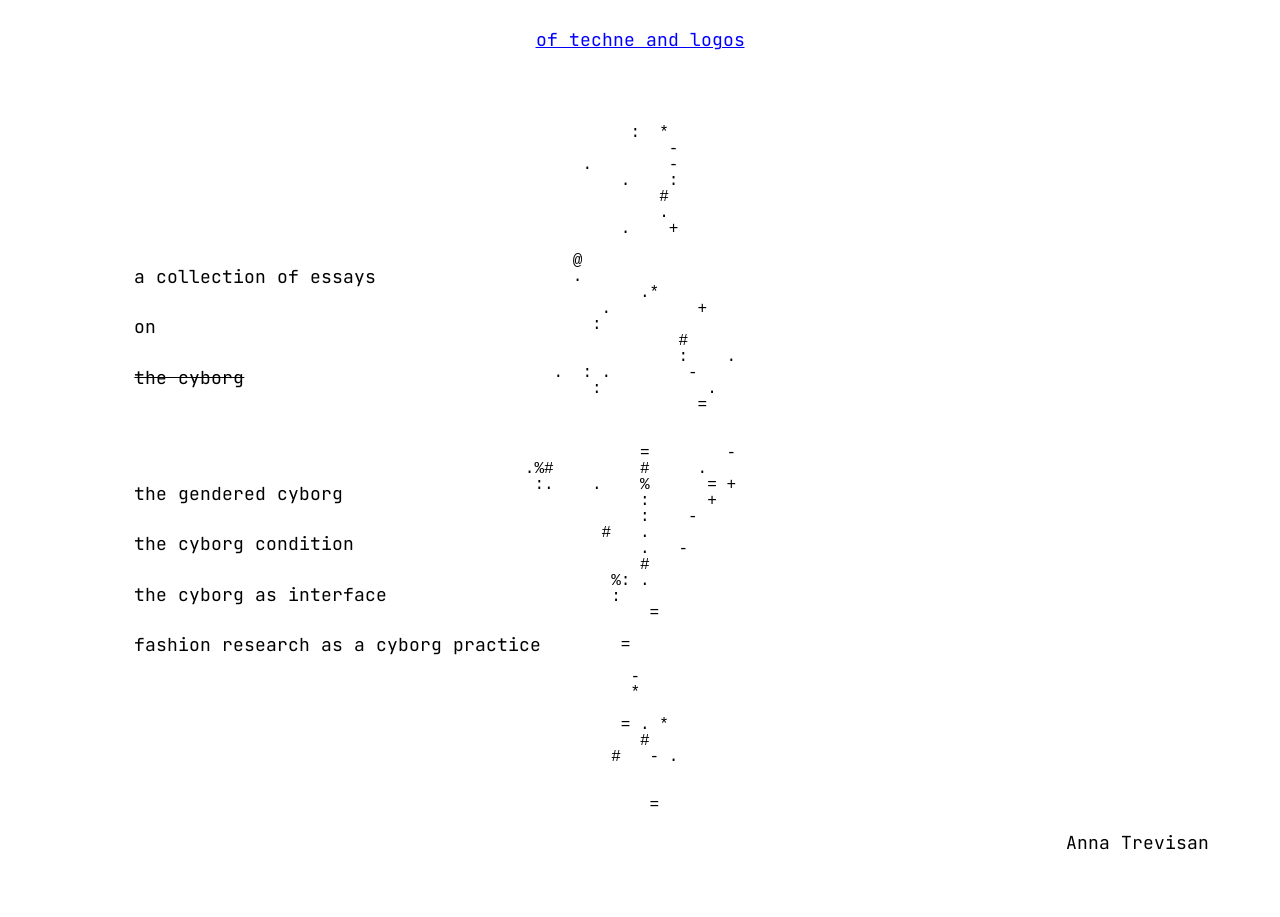
<file: index.html>
<!DOCTYPE html>
<html lang="en">
  <head>
    <meta charset="utf-8">
    <title>of techne and logos</title>
    <link rel="stylesheet" href="assets/main.CSS">
    <link rel="preconnect" href="https://fonts.googleapis.com">
  <link rel="preconnect" href="https://fonts.gstatic.com" crossorigin>
  <link href="https://fonts.googleapis.com/css2?family=JetBrains+Mono:wght@400;700&display=swap" rel="stylesheet">
  <link rel="icon" type="image/png" href="/assets/images/OT_Favicon.png">
  </head>
  <body>
    

     <section class="header-prologue-epilogue">
      <h4 class="top-page-header">
        <a href="contents.html">of techne and logos</a>
      </h4>
    </section>
   
   
    <div class="index-content">
    <section>
      <pre class="ascii-art">
                           :  *                         
                               -                        
                      .        -                        
                          .    :                        
                              #                         
                              .                         
                          .    +                        
                                                        
                     @                                  
                     .                                  
                            .*                          
                        .         +                     
                       :                                
                                #                       
                                :    .                  
                   .  : .        -                      
                       :           .                    
                                  =                     
                                                        
                                                        
                            =        -                  
                .%#         #     .                     
                 :.    .    %      = +                  
                            :      +                    
                            :    -                      
                        #   .                           
                            .   -                       
                            #                           
                         %: .                           
                         :                              
                             =                          
                                                        
                          =                             
                                                        
                           -                            
                           *                            
                                                        
                          = . *                         
                            #                           
                         #   - .                        
                                                        
                                                        
                             =
                             
      </pre>
    </section>
      <nav class="front-page-text">
        
        <article>
            <p>
            a collection of essays
            </p>

            <p>
                on
            </p>
             <p>
                <s>the cyborg</s>
            </p>
        </article>

        <article>
            <p>
                the gendered cyborg
            </p>
            <p>
                the cyborg condition
            </p>
            <p>
                the cyborg as interface
            </p>
            <p>
                fashion research as a cyborg practice 
            </p>
    
        </article>
      </nav>


   </div> 
        <footer class="name-for-index">
            Anna Trevisan
    </footer>
  </body>
</html>
</file>
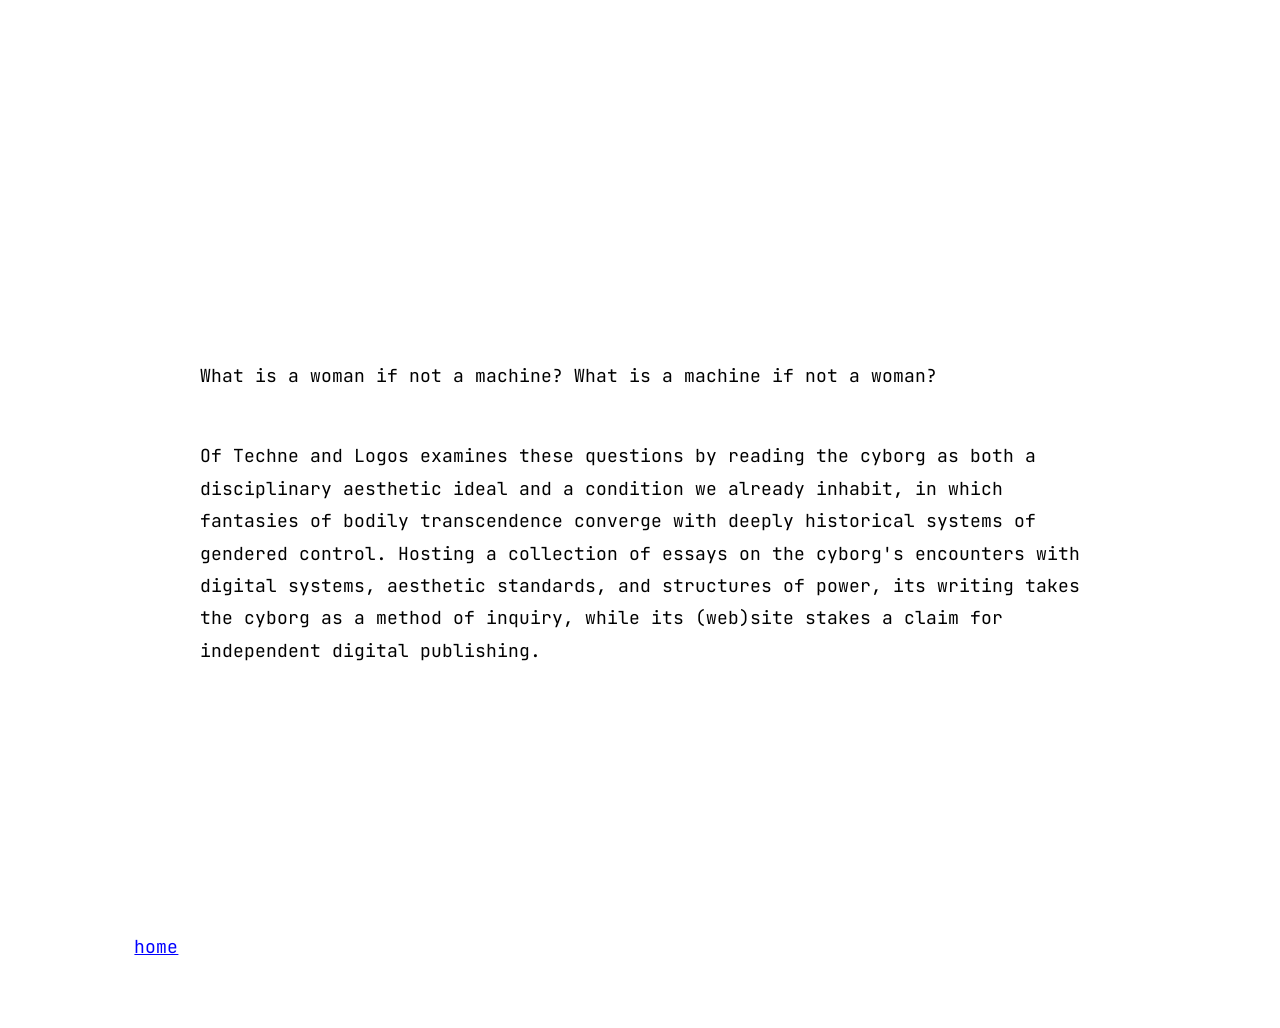
<file: blurb.html>
<!DOCTYPE html>
<html lang="en">
  <head>
    <meta charset="utf-8">
    <title>of techne and logos</title>
    <link rel="stylesheet" href="assets/main.CSS">
    <link rel="preconnect" href="https://fonts.googleapis.com">
  <link rel="preconnect" href="https://fonts.gstatic.com" crossorigin>
  <link href="https://fonts.googleapis.com/css2?family=JetBrains+Mono:wght@400;700&display=swap" rel="stylesheet">
  </head>
<body class = "main-body-layout">
  
  <section>
 <article class="writings">
  <div class="blurb">
    <p>What is a woman if not a machine? What is a machine if not a woman?
    </p>
     
    <p>
    Of Techne and Logos examines these questions by reading the cyborg as both a disciplinary aesthetic ideal and a condition we already inhabit, in which fantasies of bodily transcendence converge with deeply historical systems of gendered control. Hosting a collection of essays on the cyborg's encounters with digital systems, aesthetic standards, and structures of power, its writing takes the cyborg as a method of inquiry, while its (web)site stakes a claim for independent digital publishing.
  </p>

  </div>   
  
  </article>

  </section>
 

    <footer class="footer-nav">

    <div class="left-nav">
        <a class="home-footer-button" href="contents.html">home</a>
    </div>

    </footer>
  </body>
</file>
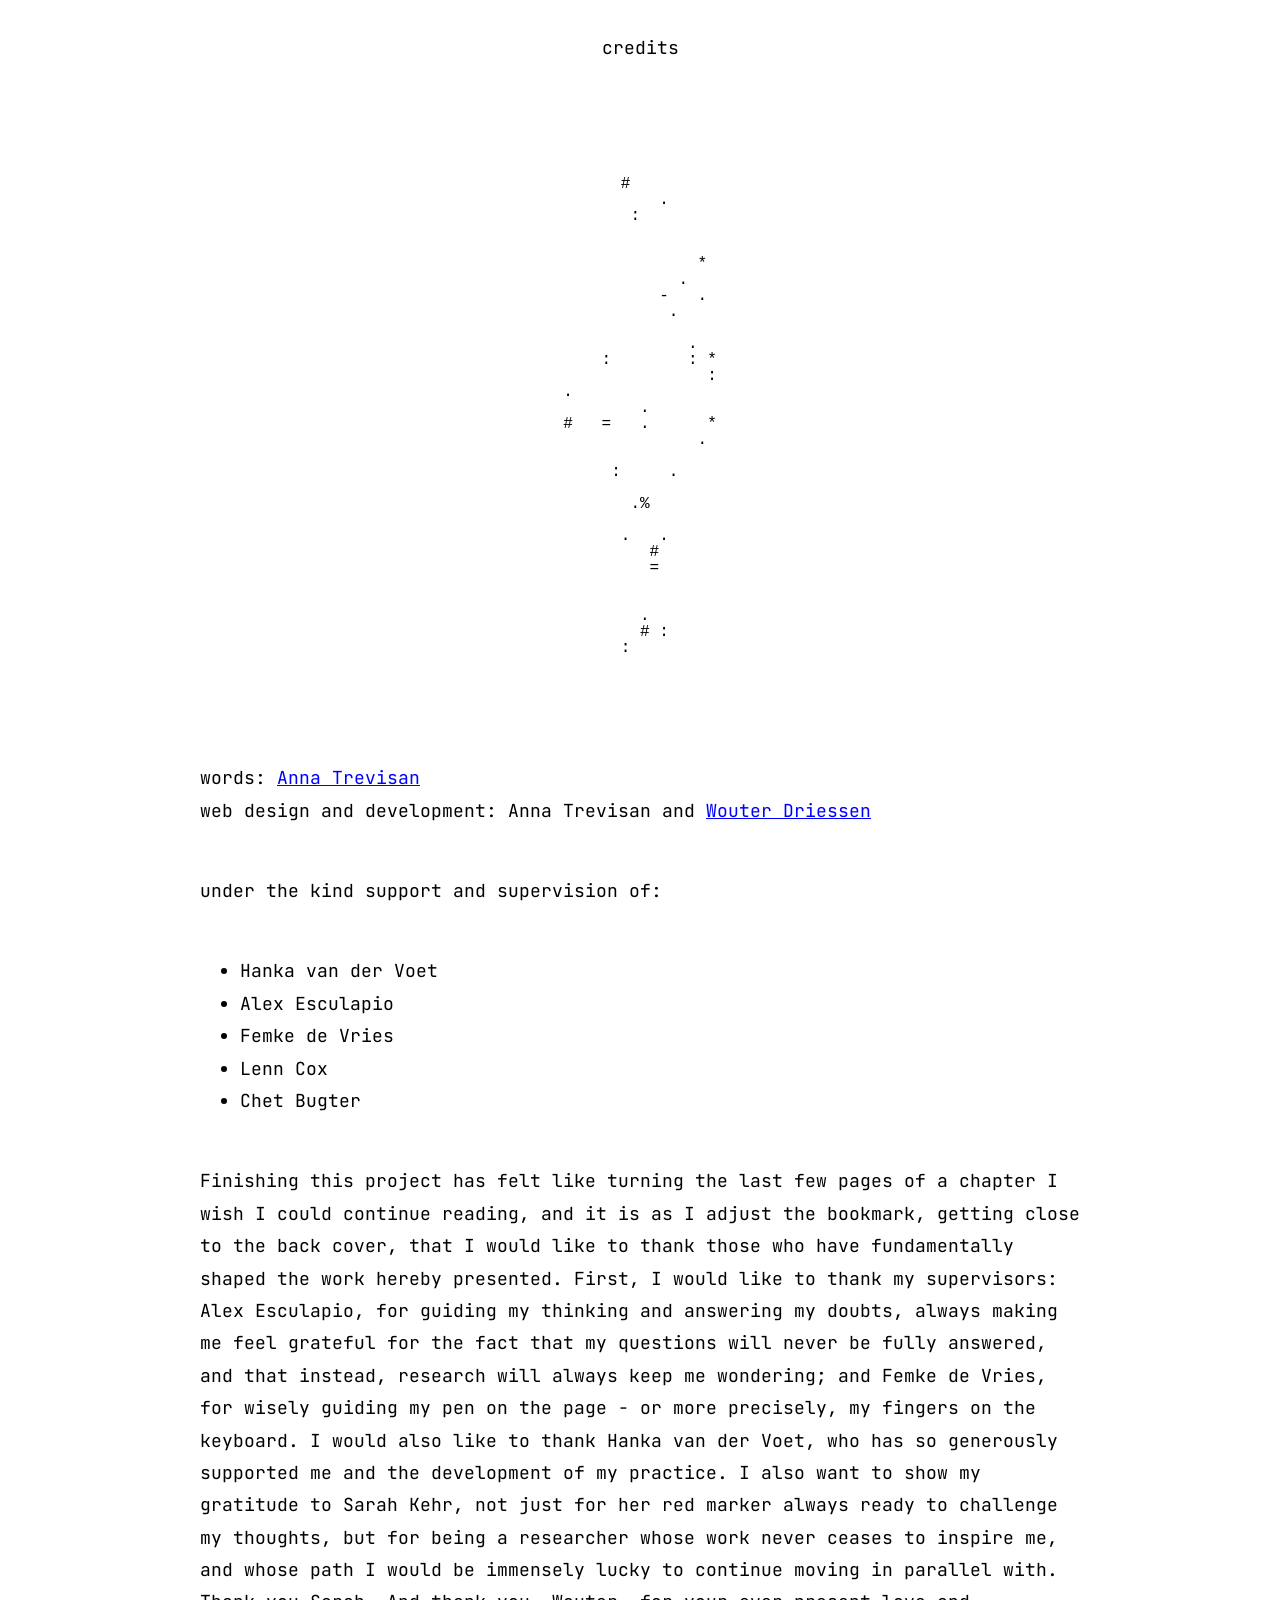
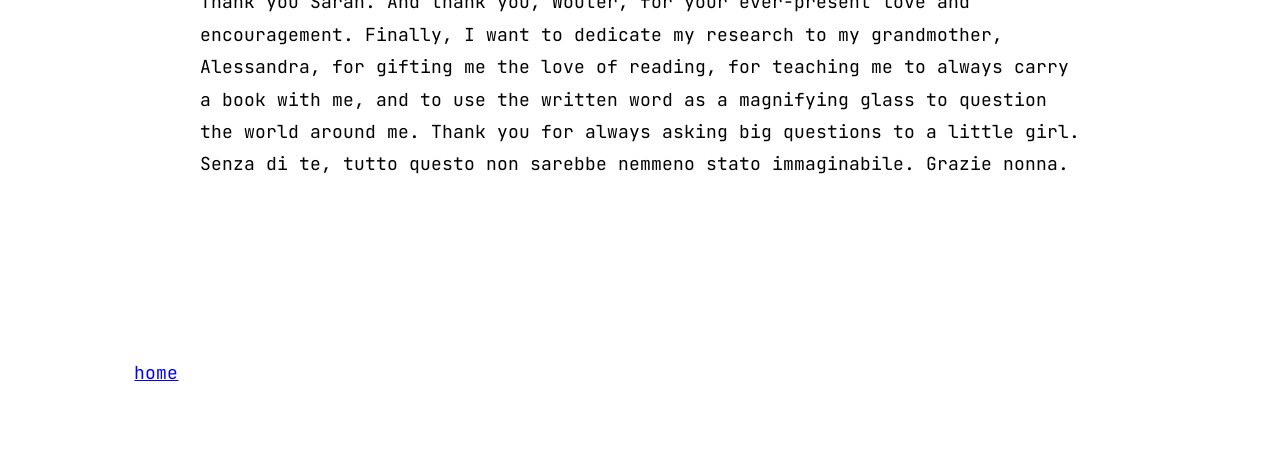
<file: credits.html>
<!DOCTYPE html>
<html lang="en">
  <head>
    <meta charset="utf-8">
    <title>of techne and logos</title>
    <link rel="stylesheet" href="assets/main.CSS">
    <link rel="preconnect" href="https://fonts.googleapis.com">
  <link rel="preconnect" href="https://fonts.gstatic.com" crossorigin>
  <link href="https://fonts.googleapis.com/css2?family=JetBrains+Mono:wght@400;700&display=swap" rel="stylesheet">
  </head>
<body class = "main-body-layout">
    <section class="header-prologue-epilogue">
            <h4 class="top-page-header" >credits</h4>
    </section>
    <section>
      <pre class="ascii-art">                                      
                   #                      
                       .                  
                    :                     
                                          
                                          
                           *              
                         .                
                       -   .              
                        .                 
                                          
                          .               
                 :        : *             
                            :             
             .                            
                     .                    
             #   =   .      *             
                           .              
                                          
                  :     .                 
                                          
                    .%                    
                                          
                   .   .                  
                      #                   
                      =                   
                                          
                                          
                     .                    
                     # :                  
                   :               
      </pre>
    </section>
    <section>
        <!-- To include paragraphs add editional <p> paragraph text <p> -->
        <article class = "writings">
            <p>
                words: <a href="https://www.trevisananna.com">Anna Trevisan</a> <br>
                web design and development: Anna Trevisan and <a href="https://github.com/wout-git">Wouter Driessen</a><br>
                
            </p>
            

            <p>under the kind support and supervision of:</p>
            <p><ul>
                <li>Hanka van der Voet</li>
                <li>Alex Esculapio</li>
                <li>Femke de Vries</li>
                <li>Lenn Cox</li>
                <li>Chet Bugter</li>
            </ul></p>

            <p>Finishing this project has felt like turning the last few pages of a chapter I wish I could continue reading, and it is as I adjust the bookmark, getting close to the back cover, that I would like to thank those who have fundamentally shaped the work hereby presented.
              First, I would like to thank my supervisors: Alex Esculapio, for guiding my thinking and answering my doubts, always making me feel grateful for the fact that my questions will never be fully answered, and that instead, research will always keep me wondering; and Femke de Vries, for wisely guiding my pen on the page - or more precisely, my fingers on the keyboard. I would also like to thank Hanka van der Voet, who has so generously supported me and the development of my practice.
              I also want to show my gratitude to Sarah Kehr, not just for her red marker always ready to challenge my thoughts, but for being a researcher whose work never ceases to inspire me, and whose path I would be immensely lucky to continue moving in parallel with. Thank you Sarah.
              And thank you, Wouter, for your ever-present love and encouragement.
              Finally, I want to dedicate my research to my grandmother, Alessandra, for gifting me the love of reading, for teaching me to always carry a book with me, and to use the written word as a magnifying glass to question the world around me. Thank you for always asking big questions to a little girl.
              Senza di te, tutto questo non sarebbe nemmeno stato immaginabile. Grazie nonna.
</p>
        </article>
    </section> 
    <footer class="footer-nav">

    <div class="left-nav">
        <a class="home-footer-button" href="contents.html">home</a>
    </div>

    </footer>
  </body>
</file>
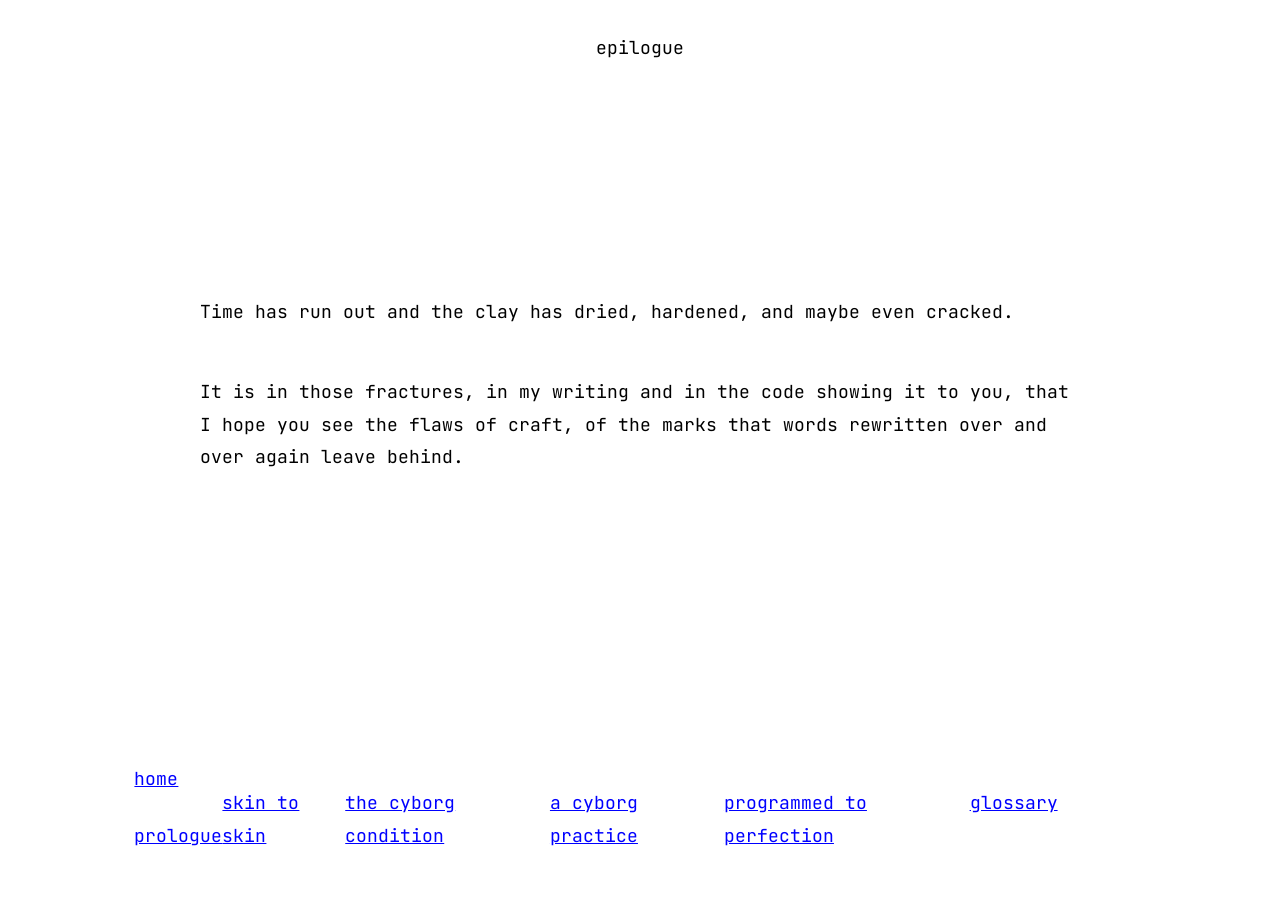
<file: epilogue.html>
<!DOCTYPE html>
<html lang="en">
  <head>
    <meta charset="utf-8">
    <title>of techne and logos</title>
    <link rel="stylesheet" href="assets/main.CSS">
    <link rel="preconnect" href="https://fonts.googleapis.com">
  <link rel="preconnect" href="https://fonts.gstatic.com" crossorigin>
  <link href="https://fonts.googleapis.com/css2?family=JetBrains+Mono:wght@400;700&display=swap" rel="stylesheet">
  </head>
<body class = "main-body-layout">
    <section class="header-prologue-epilogue">
            <h4 class="top-page-header">epilogue</h4>
    </section>
    
    <section class="epilogue">
        <!-- To include paragraphs add editional <p> paragraph text <p> -->
        <article class = "writings">
            <p>
                Time has run out and the clay has dried, hardened, and maybe even cracked. 
            </p>

            <p>
                It is in those fractures, in my writing and in the code showing it to you, that I hope you see the flaws of craft, of the marks that words rewritten over and over again leave behind.
            </p>

        </article>
    </section> 
   <footer class="footer-nav">

    <div class="left-nav">
        <a class="home-footer-button" href="contents.html">home</a>
        <a href="prologue.html">prologue</a>
    </div>

    <div class="middle-links">
        <a href="essay1.html">skin to skin</a>
        <a href="essay2.html">the cyborg condition</a>
        <a href="essay3.html">a cyborg practice</a>
        <a href="thesis.html">programmed to perfection</a>
        <a href="glossary.html">glossary</a>
    </div>

    <a href="epilogue.html" class="current-page">epilogue</a>

    </footer>
  </body>
</file>
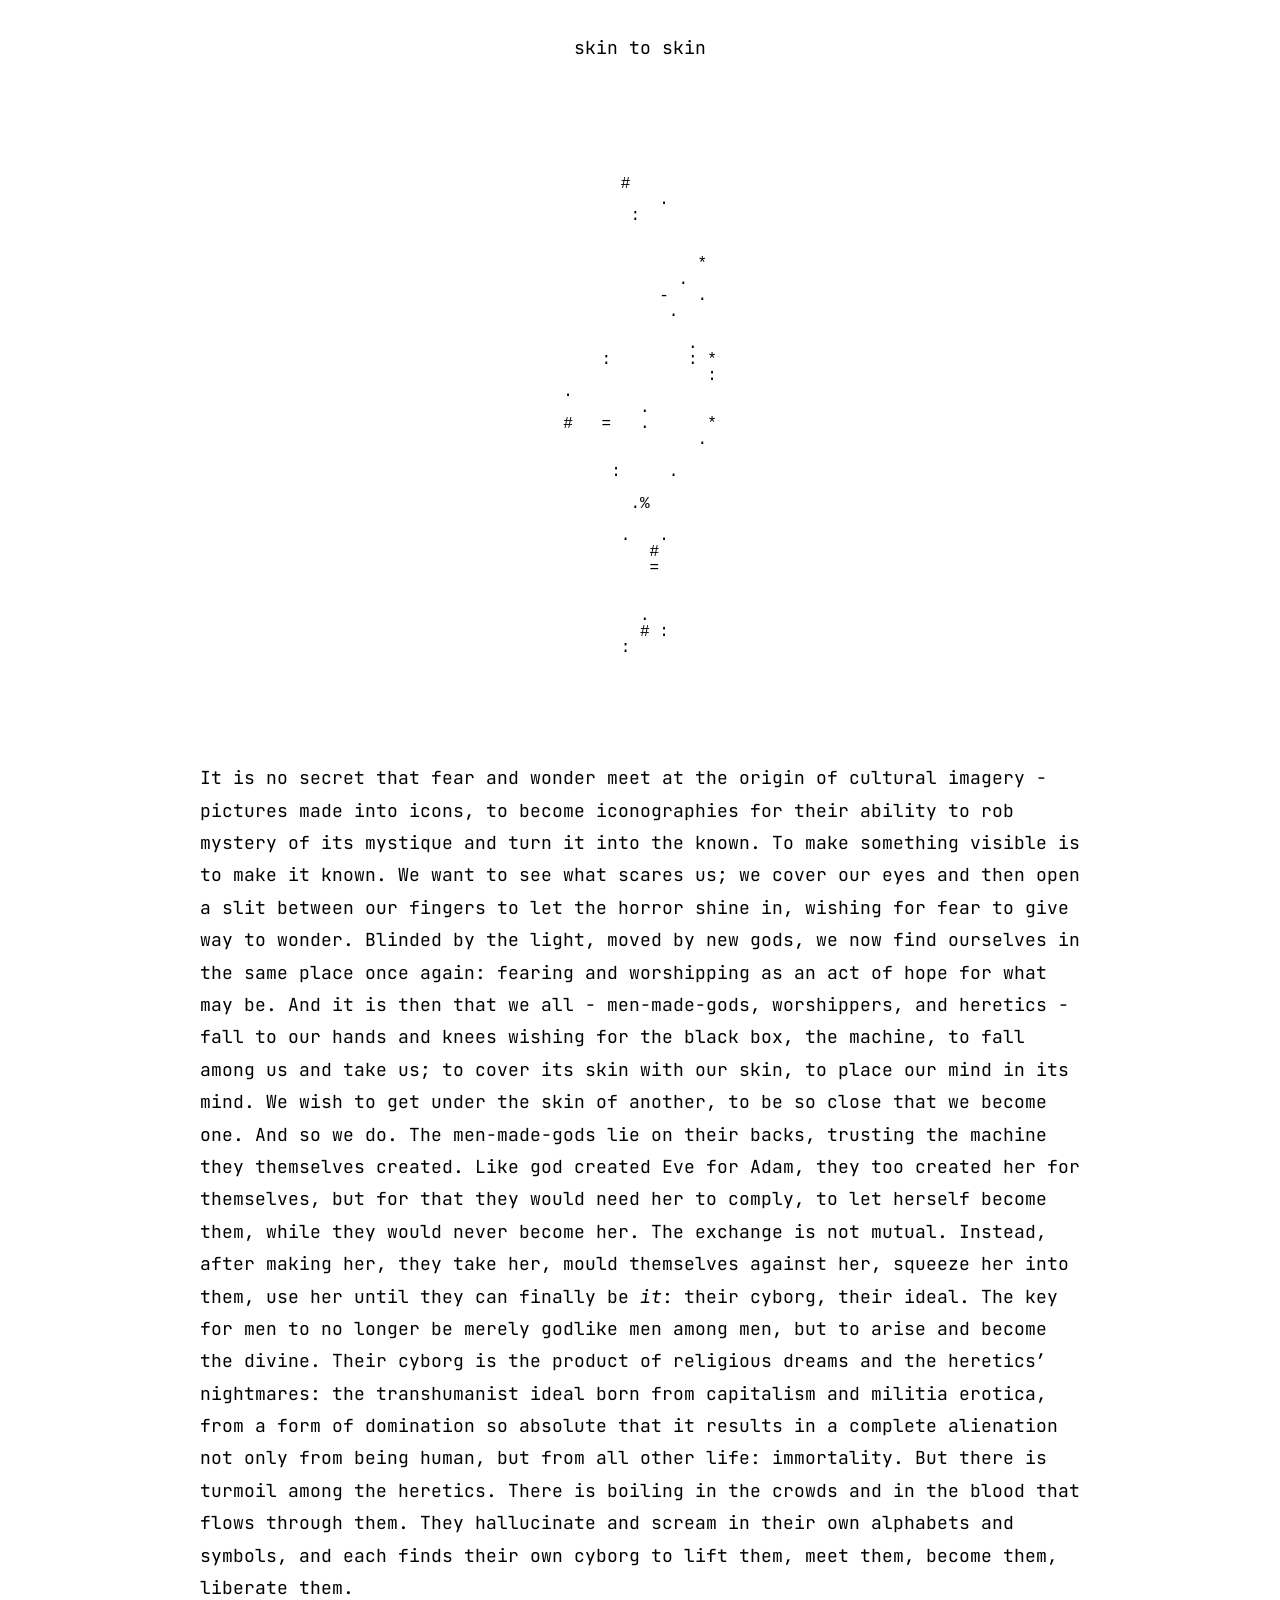
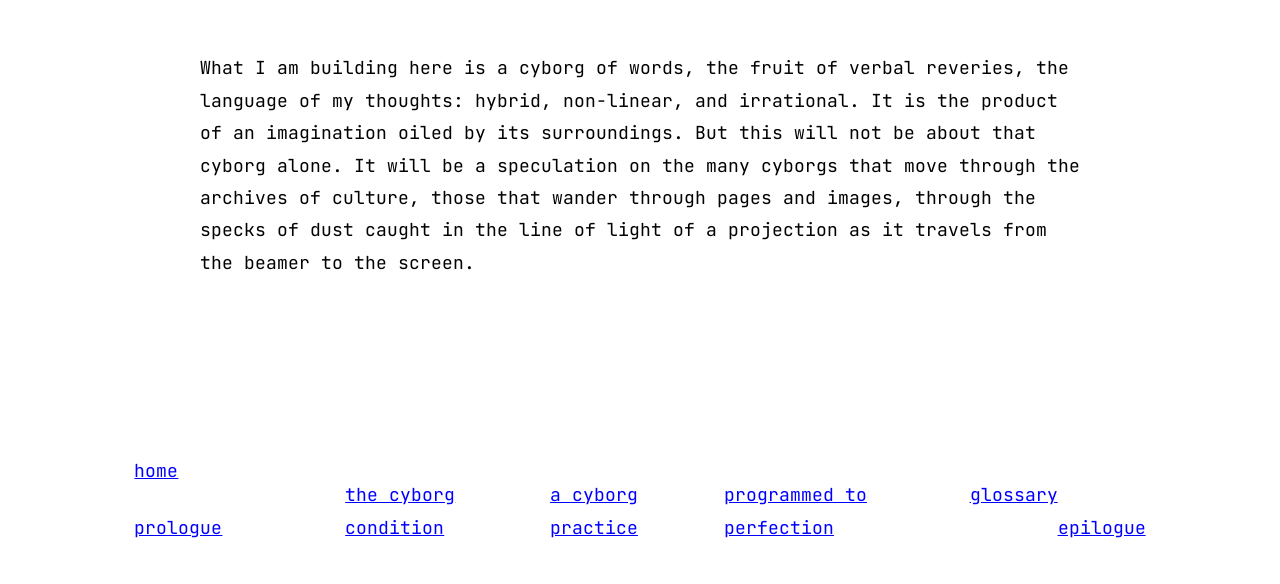
<file: essay1.html>
<!DOCTYPE html>
<html lang="en">
  <head>
    <meta charset="utf-8">
    <title>of techne and logos</title>
    <link rel="stylesheet" href="assets/main.CSS">
    <link rel="preconnect" href="https://fonts.googleapis.com">
  <link rel="preconnect" href="https://fonts.gstatic.com" crossorigin>
  <link href="https://fonts.googleapis.com/css2?family=JetBrains+Mono:wght@400;700&display=swap" rel="stylesheet">
  </head>
<body class = "main-body-layout">
    <section class="header-prologue-epilogue">
      <!-- Insert name of the essay -->      
      <h4 class="top-page-header">skin to skin</h4>
    </section>
    <section>
      <pre class="ascii-art">                                      
                   #                      
                       .                  
                    :                     
                                          
                                          
                           *              
                         .                
                       -   .              
                        .                 
                                          
                          .               
                 :        : *             
                            :             
             .                            
                     .                    
             #   =   .      *             
                           .              
                                          
                  :     .                 
                                          
                    .%                    
                                          
                   .   .                  
                      #                   
                      =                   
                                          
                                          
                     .                    
                     # :                  
                   :               
      </pre>
    </section>
    <section>
        <!-- To include paragraphs add editional <p> paragraph text <p> -->
        <article class = "writings">
            <p>
                It is no secret that fear and wonder meet at the origin of cultural imagery - pictures made into icons, to become iconographies for their ability to rob mystery of its mystique and turn it into the known. To make something visible is to make it known. We want to see what scares us; we cover our eyes and then open a slit between our fingers to let the horror shine in, wishing for fear to give way to wonder.
Blinded by the light, moved by new gods, we now find ourselves in the same place once again: fearing and worshipping as an act of hope for what may be.
And it is then that we all - men-made-gods, worshippers, and heretics - fall to our hands and knees wishing for the black box, the machine, to fall among us and take us; to cover its skin with our skin, to place our mind in its mind. We wish to get under the skin of another, to be so close that we become one. And so we do.
The men-made-gods lie on their backs, trusting the machine they themselves created. Like god created Eve for Adam, they too created her for themselves, but for that they would need her to comply, to let herself become them, while they would never become her. The exchange is not mutual. Instead, after making her, they take her, mould themselves against her, squeeze her into them, use her until they can finally be <i>it</i>: their cyborg, their ideal. The key for men to no longer be merely godlike men among men, but to arise and become the divine. Their cyborg is the product of religious dreams and the heretics’ nightmares: the transhumanist ideal born from capitalism and militia erotica, from a form of domination so absolute that it results in a complete alienation not only from being human, but from all other life: immortality.

But there is turmoil among the heretics. There is boiling in the crowds and in the blood that flows through them. They hallucinate and scream in their own alphabets and symbols, and each finds their own cyborg to lift them, meet them, become them, liberate them.

            </p>

            <p>
                What I am building here is a cyborg of words, the fruit of verbal reveries, the language of my thoughts: hybrid, non-linear, and irrational. It is the product of an imagination oiled by its surroundings.
But this will not be about that cyborg alone. It will be a speculation on the many cyborgs that move through the archives of culture, those that wander through pages and images, through the specks of dust caught in the line of light of a projection as it travels from the beamer to the screen.

            </p>
        </article>
    </section> 
    <footer class="footer-nav">

    <div class="left-nav">
        <a class="home-footer-button" href="contents.html">home</a>
        <a href="prologue.html">prologue</a>
    </div>

    <div class="middle-links">
        <a href="essay1.html" class="current-page">skin to skin</a>
        <a href="essay2.html">the cyborg condition</a>
        <a href="essay3.html">a cyborg practice</a>
        <a href="thesis.html">programmed to perfection</a>
        <a href="glossary.html">glossary</a>
    </div>

    <a href="epilogue.html">epilogue</a>

    </footer>
  </body>
</file>
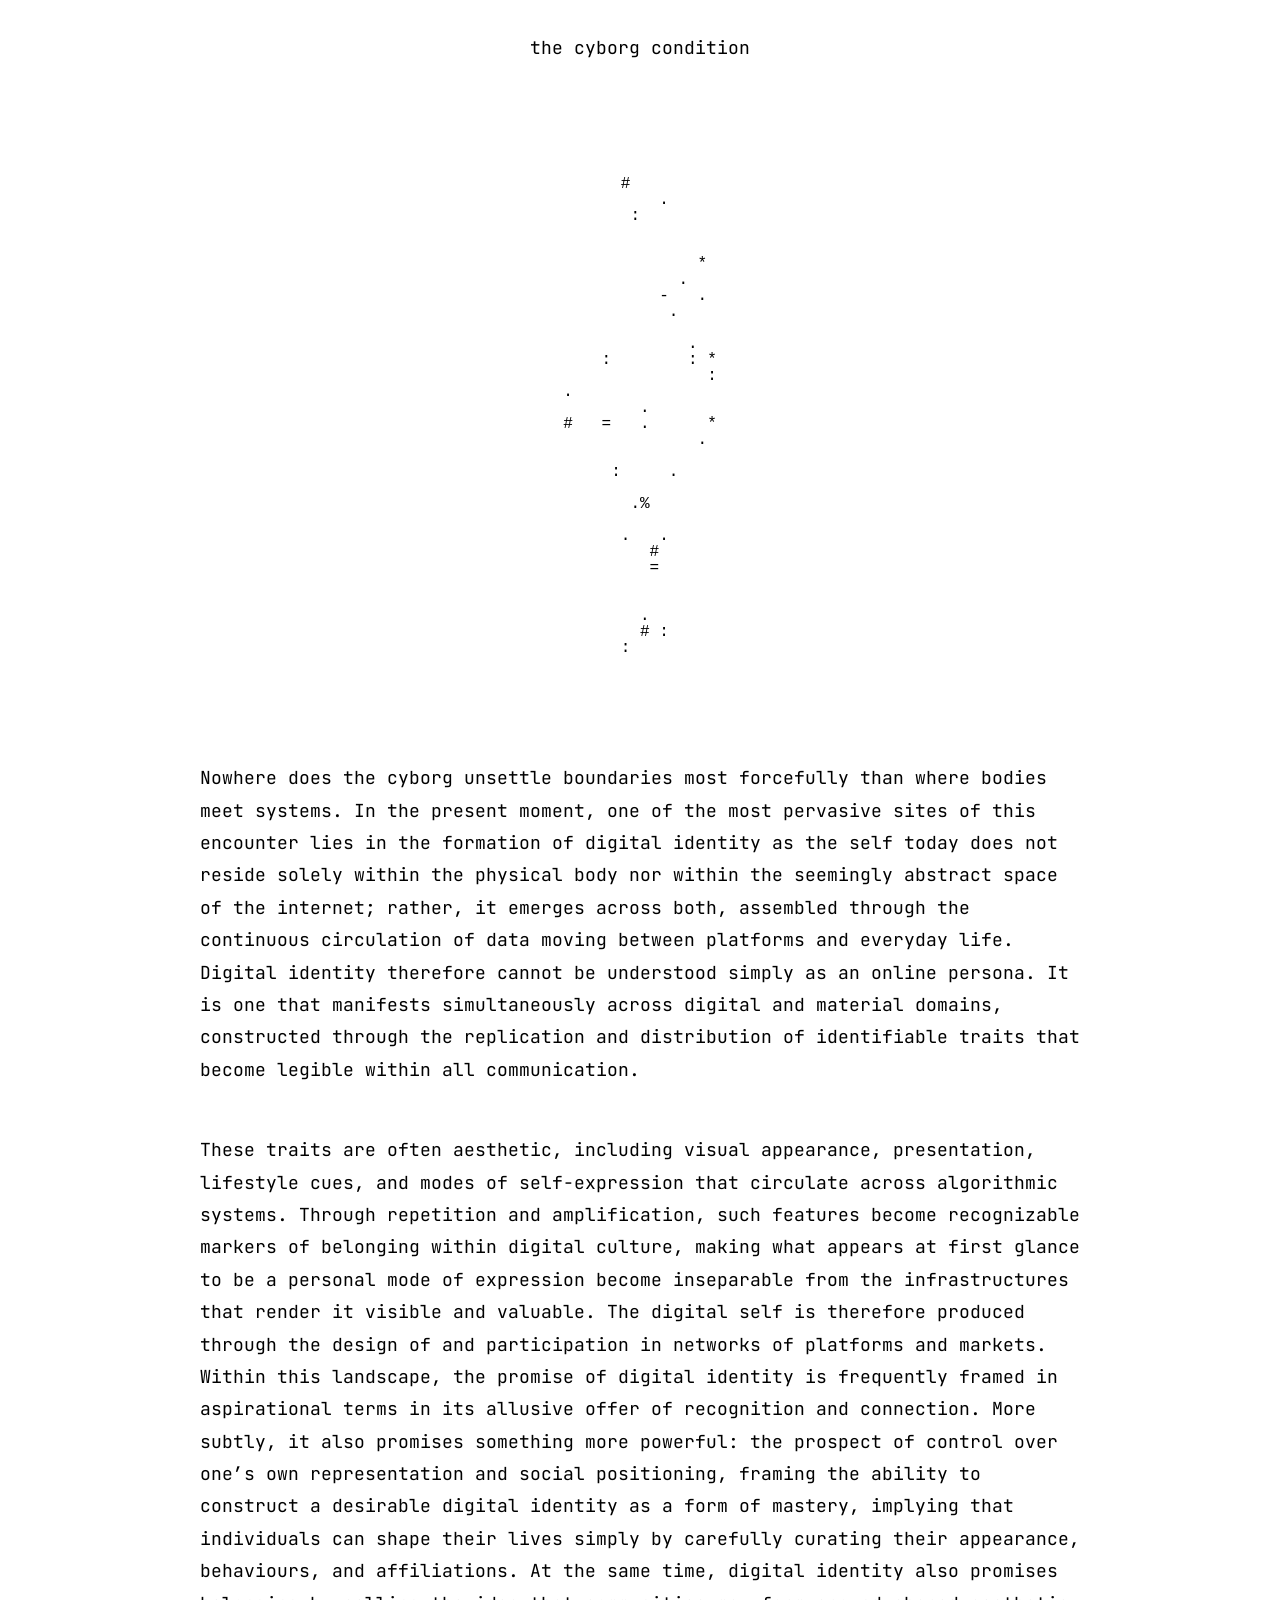
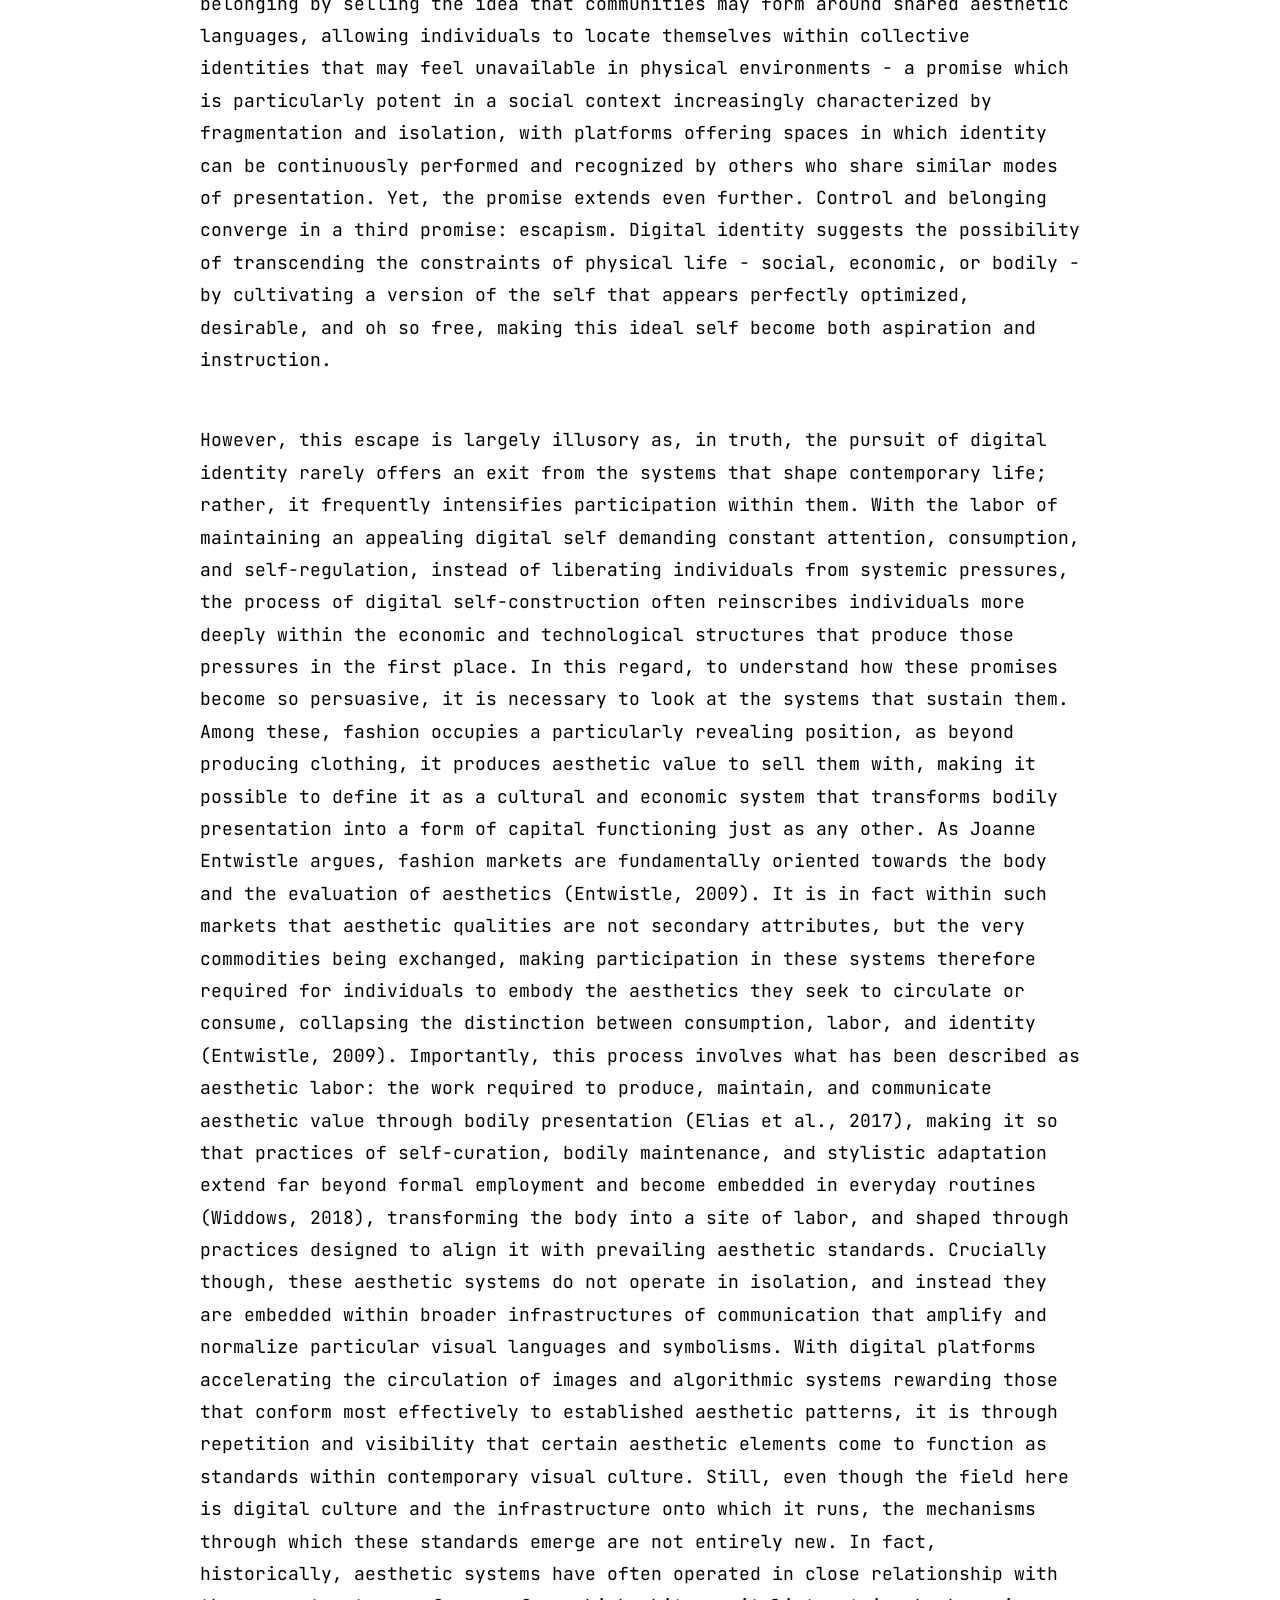
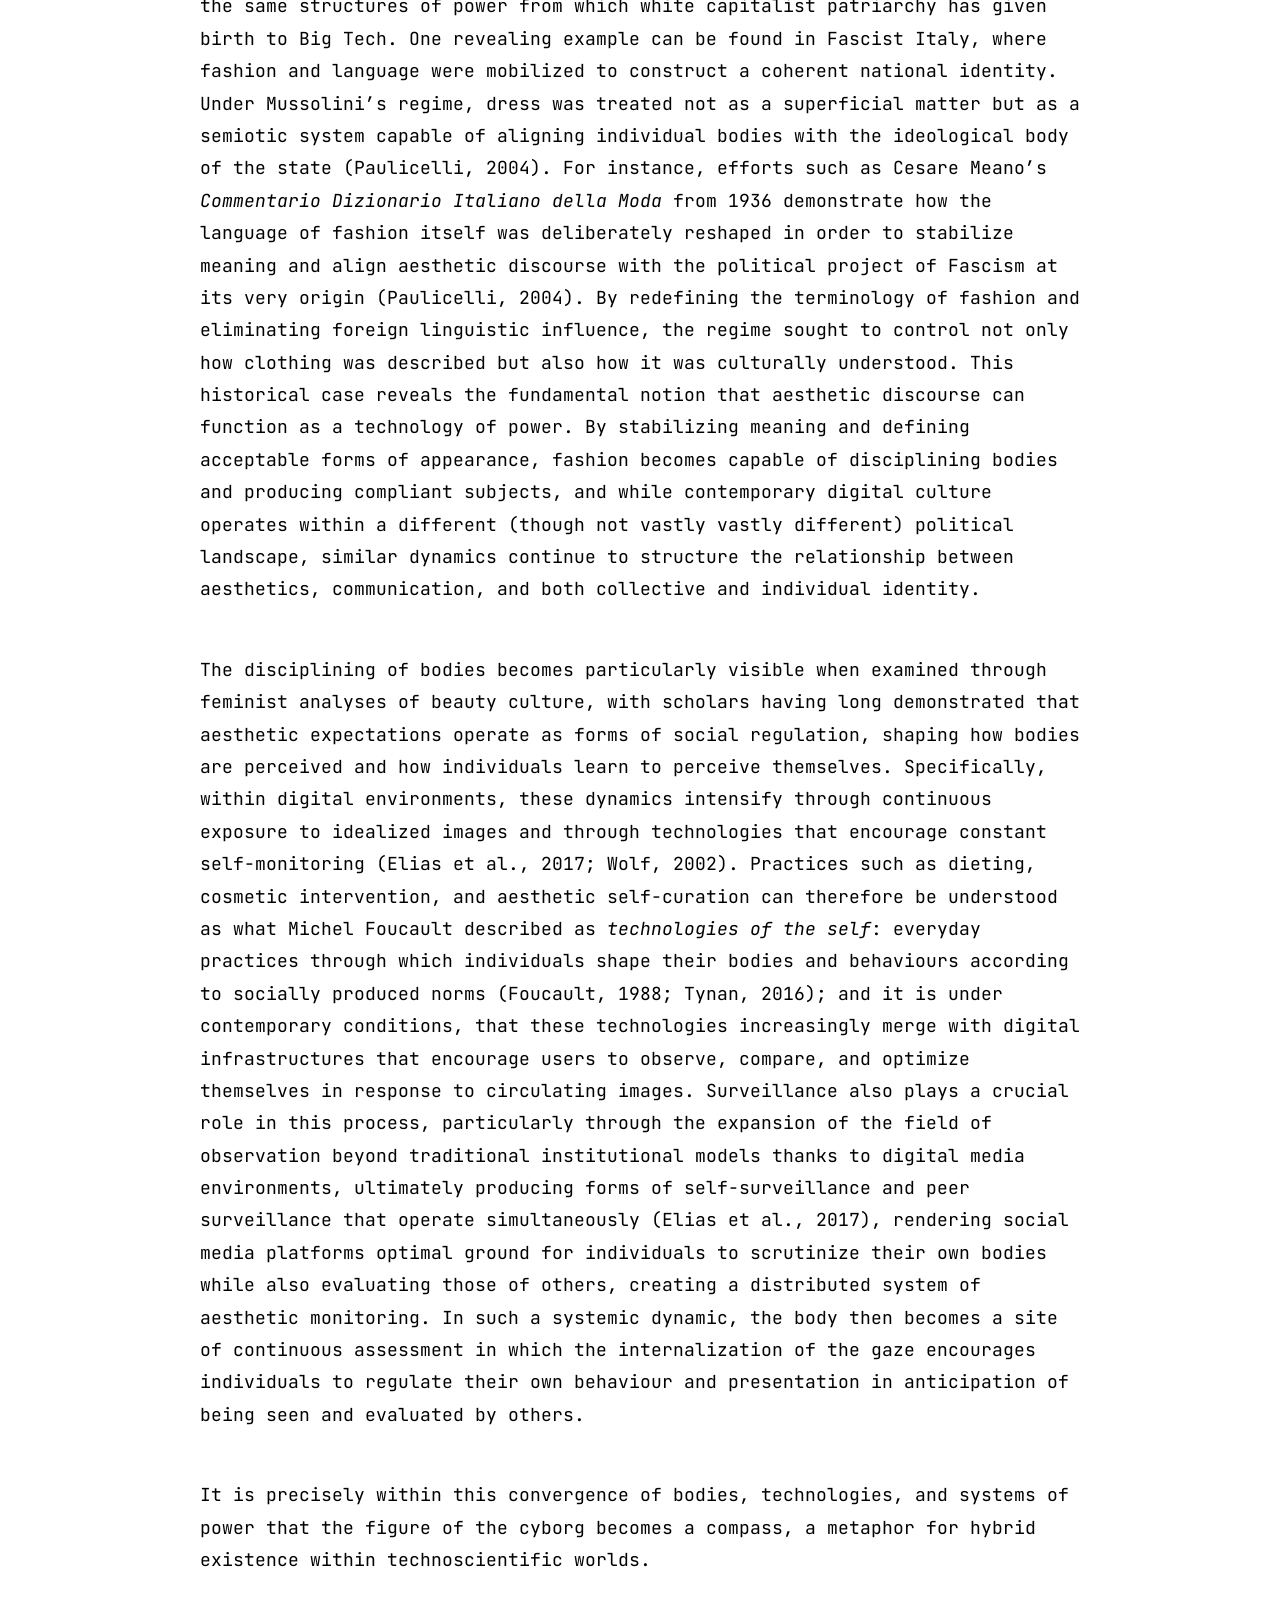
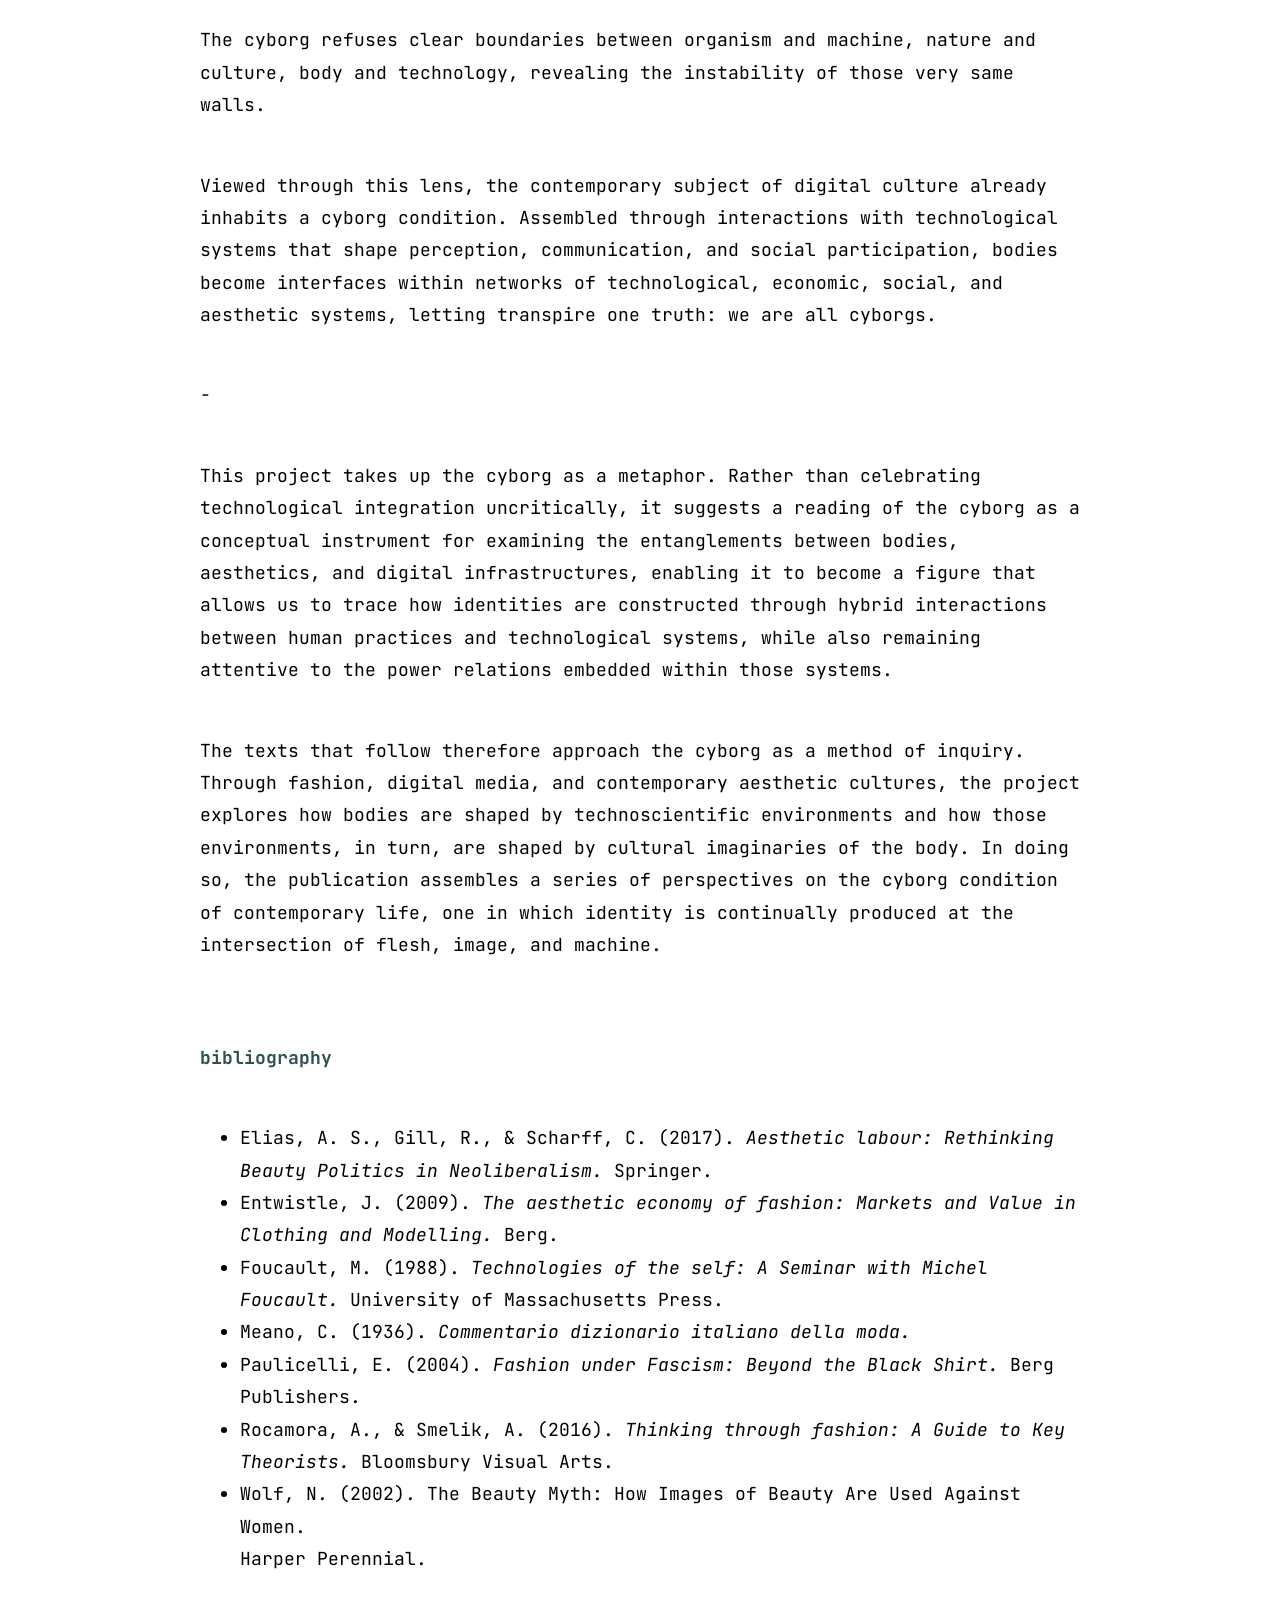
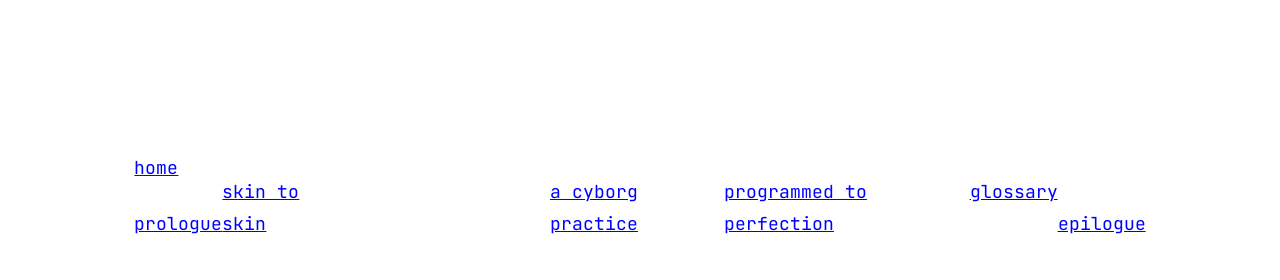
<file: essay2.html>
<!DOCTYPE html>
<html lang="en">
  <head>
    <meta charset="utf-8">
    <title>of techne and logos</title>
    <link rel="stylesheet" href="assets/main.CSS">
    <link rel="preconnect" href="https://fonts.googleapis.com">
  <link rel="preconnect" href="https://fonts.gstatic.com" crossorigin>
  <link href="https://fonts.googleapis.com/css2?family=JetBrains+Mono:wght@400;700&display=swap" rel="stylesheet">
  </head>
<body class="main-body-layout">
    <section class="header-prologue-epilogue">
      <!-- Insert name of the essay -->      
      <h4 class="top-page-header">the cyborg condition</h4>
    </section>
    <section>
      <pre class="ascii-art">                                      
                   #                      
                       .                  
                    :                     
                                          
                                          
                           *              
                         .                
                       -   .              
                        .                 
                                          
                          .               
                 :        : *             
                            :             
             .                            
                     .                    
             #   =   .      *             
                           .              
                                          
                  :     .                 
                                          
                    .%                    
                                          
                   .   .                  
                      #                   
                      =                   
                                          
                                          
                     .                    
                     # :                  
                   :               
      </pre>
    </section>
    <section>
        <!-- To include paragraphs add editional <p> paragraph text <p> -->
        <article class = "writings">
            <p>
                Nowhere does the cyborg unsettle boundaries most forcefully than where bodies meet systems. In the present moment, one of the most pervasive sites of this encounter lies in the formation of digital identity as the self today does not reside solely within the physical body nor within the seemingly abstract space of the internet; rather, it emerges across both, assembled through the continuous circulation of data moving between platforms and everyday life. Digital identity therefore cannot be understood simply as an online persona. It is one that manifests simultaneously across digital and material domains, constructed through the replication and distribution of identifiable traits that become legible within all communication.

            <p>
                These traits are often aesthetic, including visual appearance, presentation, lifestyle cues, and modes of self-expression that circulate across algorithmic systems. Through repetition and amplification, such features become recognizable markers of belonging within digital culture, making what appears at first glance to be a personal mode of expression become inseparable from the infrastructures that render it visible and valuable. The digital self is therefore produced through the design of and participation in networks of platforms and markets.
                Within this landscape, the promise of digital identity is frequently framed in aspirational terms  in its allusive offer of recognition and connection. More subtly, it also promises something more powerful: the prospect of control over one’s own representation and social positioning, framing the ability to construct a desirable digital identity as a form of mastery, implying that individuals can shape their lives simply by carefully curating their appearance, behaviours, and affiliations. At the same time, digital identity also promises belonging by selling the idea that communities may form around shared aesthetic languages, allowing individuals to locate themselves within collective identities that may feel unavailable in physical environments - a promise which is particularly potent in a social context increasingly characterized by fragmentation and isolation, with platforms offering spaces in which identity can be continuously performed and recognized by others who share similar modes of presentation. Yet, the promise extends even further. Control and belonging converge in a third promise: escapism. Digital identity suggests the possibility of transcending the constraints of physical life - social, economic, or bodily - by cultivating a version of the self that appears perfectly optimized, desirable, and oh so free, making this ideal self become both aspiration and instruction.          
             
            <p>
              However, this escape is largely illusory as, in truth, the pursuit of digital identity rarely offers an exit from the systems that shape contemporary life; rather, it frequently intensifies participation within them. With the labor of maintaining an appealing digital self demanding constant attention, consumption, and self-regulation, instead of liberating individuals from systemic pressures, the process of digital self-construction often reinscribes individuals more deeply within the economic and technological structures that produce those pressures in the first place. In this regard, to understand how these promises become so persuasive, it is necessary to look at the systems that sustain them. Among these, fashion occupies a particularly revealing position, as beyond producing clothing, it produces aesthetic value to sell them with, making it possible to define it as a cultural and economic system that transforms bodily presentation into a form of capital functioning just as any other.
              As Joanne Entwistle argues, fashion markets are fundamentally oriented towards the body and the evaluation of aesthetics (Entwistle, 2009). It is in fact within such markets that aesthetic qualities are not secondary attributes, but the very commodities being exchanged, making participation in these systems therefore required for individuals to embody the aesthetics they seek to circulate or consume, collapsing the distinction between consumption, labor, and identity (Entwistle, 2009). Importantly, this process involves what has been described as aesthetic labor: the work required to produce, maintain, and communicate aesthetic value through bodily presentation (Elias et al., 2017), making it so that practices of self-curation, bodily maintenance, and stylistic adaptation extend far beyond formal employment and become embedded in everyday routines (Widdows, 2018), transforming the body into a site of labor, and shaped through practices designed to align it with prevailing aesthetic standards.
              Crucially though, these aesthetic systems do not operate in isolation, and instead they are embedded within broader infrastructures of communication that amplify and normalize particular visual languages and symbolisms. With digital platforms accelerating the circulation of images and algorithmic systems rewarding those that conform most effectively to established aesthetic patterns, it is through repetition and visibility that certain aesthetic elements come to function as standards within contemporary visual culture. Still, even though the field here is digital culture and the infrastructure onto which it runs, the mechanisms through which these standards emerge are not entirely new. In fact, historically, aesthetic systems have often operated in close relationship with the same structures of power from which white capitalist patriarchy has given birth to Big Tech. One revealing example can be found in Fascist Italy, where fashion and language were mobilized to construct a coherent national identity. Under Mussolini’s regime, dress was treated not as a superficial matter but as a semiotic system capable of aligning individual bodies with the ideological body of the state (Paulicelli, 2004). For instance, efforts such as Cesare Meano’s <i>Commentario Dizionario Italiano della Moda</i> from 1936 demonstrate how the language of fashion itself was deliberately reshaped in order to stabilize meaning and align aesthetic discourse with the political project of Fascism at its very origin (Paulicelli, 2004). By redefining the terminology of fashion and eliminating foreign linguistic influence, the regime sought to control not only how clothing was described but also how it was culturally understood.
              This historical case reveals the fundamental notion that aesthetic discourse can function as a technology of power. By stabilizing meaning and defining acceptable forms of appearance, fashion becomes capable of disciplining bodies and producing compliant subjects, and while contemporary digital culture operates within a different (though not vastly vastly different) political landscape, similar dynamics continue to structure the relationship between aesthetics, communication, and both collective and individual identity.

            <p>
              The disciplining of bodies becomes particularly visible when examined through feminist analyses of beauty culture, with scholars having long demonstrated that aesthetic expectations operate as forms of social regulation, shaping how bodies are perceived and how individuals learn to perceive themselves. Specifically, within digital environments, these dynamics intensify through continuous exposure to idealized images and through technologies that encourage constant self-monitoring (Elias et al., 2017; Wolf, 2002). Practices such as dieting, cosmetic intervention, and aesthetic self-curation can therefore be understood as what Michel Foucault described as <i>technologies of the self</i>: everyday practices through which individuals shape their bodies and behaviours according to socially produced norms (Foucault, 1988; Tynan, 2016); and it is under contemporary conditions, that these technologies increasingly merge with digital infrastructures that encourage users to observe, compare, and optimize themselves in response to circulating images. Surveillance also plays a crucial role in this process, particularly through the expansion of the field of observation beyond traditional institutional models thanks to digital media environments, ultimately producing forms of self-surveillance and peer surveillance that operate simultaneously (Elias et al., 2017), rendering social media platforms optimal ground for individuals to scrutinize their own bodies while also evaluating those of others, creating a distributed system of aesthetic monitoring. In such a systemic dynamic, the body then becomes a site of continuous assessment in which the internalization of the gaze encourages individuals to regulate their own behaviour and presentation in anticipation of being seen and evaluated by others.
            
            <p>
              It is precisely within this convergence of bodies, technologies, and systems of power that the figure of the cyborg becomes a compass, a metaphor for hybrid existence within technoscientific worlds.

            <p>
              The cyborg refuses clear boundaries between organism and machine, nature and culture, body and technology, revealing the instability of those very same walls. 

            <p>
              Viewed through this lens, the contemporary subject of digital culture already inhabits a cyborg condition. Assembled through interactions with technological systems that shape perception, communication, and social participation, bodies become interfaces within networks of technological, economic, social, and aesthetic systems, letting transpire one truth: we are all cyborgs.

            <p>
              -
            
            <p>
              This project takes up the cyborg as a metaphor. Rather than celebrating technological integration uncritically, it suggests a reading of the cyborg as a conceptual instrument for examining the entanglements between bodies, aesthetics, and digital infrastructures, enabling it to become a figure that allows us to trace how identities are constructed through hybrid interactions between human practices and technological systems, while also remaining attentive to the power relations embedded within those systems.

            <p>
              The texts that follow therefore approach the cyborg as a method of inquiry. Through fashion, digital media, and contemporary aesthetic cultures, the project explores how bodies are shaped by technoscientific environments and how those environments, in turn, are shaped by cultural imaginaries of the body. In doing so, the publication assembles a series of perspectives on the cyborg condition of contemporary life, one in which identity is continually produced at the intersection of flesh, image, and machine.
            
            <br>
            <br>
            <h1 class="header-chapter-title"> bibliography </h1>
              <p>
              <ul>
                <li>Elias, A. S., Gill, R., & Scharff, C. (2017). <i>Aesthetic labour: Rethinking Beauty Politics in Neoliberalism.</i> Springer.</li>
                <li>Entwistle, J. (2009). <i>The aesthetic economy of fashion: Markets and Value in Clothing and Modelling.</i> Berg.</li>
                <li>Foucault, M. (1988). <i>Technologies of the self: A Seminar with Michel Foucault.</i> University of Massachusetts Press.</li>
                <li>Meano, C. (1936). <i>Commentario dizionario italiano della moda.</i></li>
                <li>Paulicelli, E. (2004). <i>Fashion under Fascism: Beyond the Black Shirt.</i> Berg Publishers.</li>
                <li>Rocamora, A., & Smelik, A. (2016). <i>Thinking through fashion: A Guide to Key Theorists.</i> Bloomsbury Visual Arts.</li>
                <li>Wolf, N. (2002). </i>The Beauty Myth: How Images of Beauty Are Used Against Women.</li> Harper Perennial.</li>
              </ul>

            </p>
        </article>
    </section> 
    <footer class="footer-nav">

    <div class="left-nav">
        <a class="home-footer-button" href="contents.html">home</a>
        <a href="prologue.html">prologue</a>
    </div>

    <div class="middle-links">
        <a href="essay1.html">skin to skin</a>
        <a href="essay2.html" class="current-page">the cyborg condition</a>
        <a href="essay3.html">a cyborg practice</a>
        <a href="thesis.html">programmed to perfection</a>
        <a href="glossary.html">glossary</a>
    </div>

    <a href="epilogue.html">epilogue</a>

    </footer>
  </body>
</file>
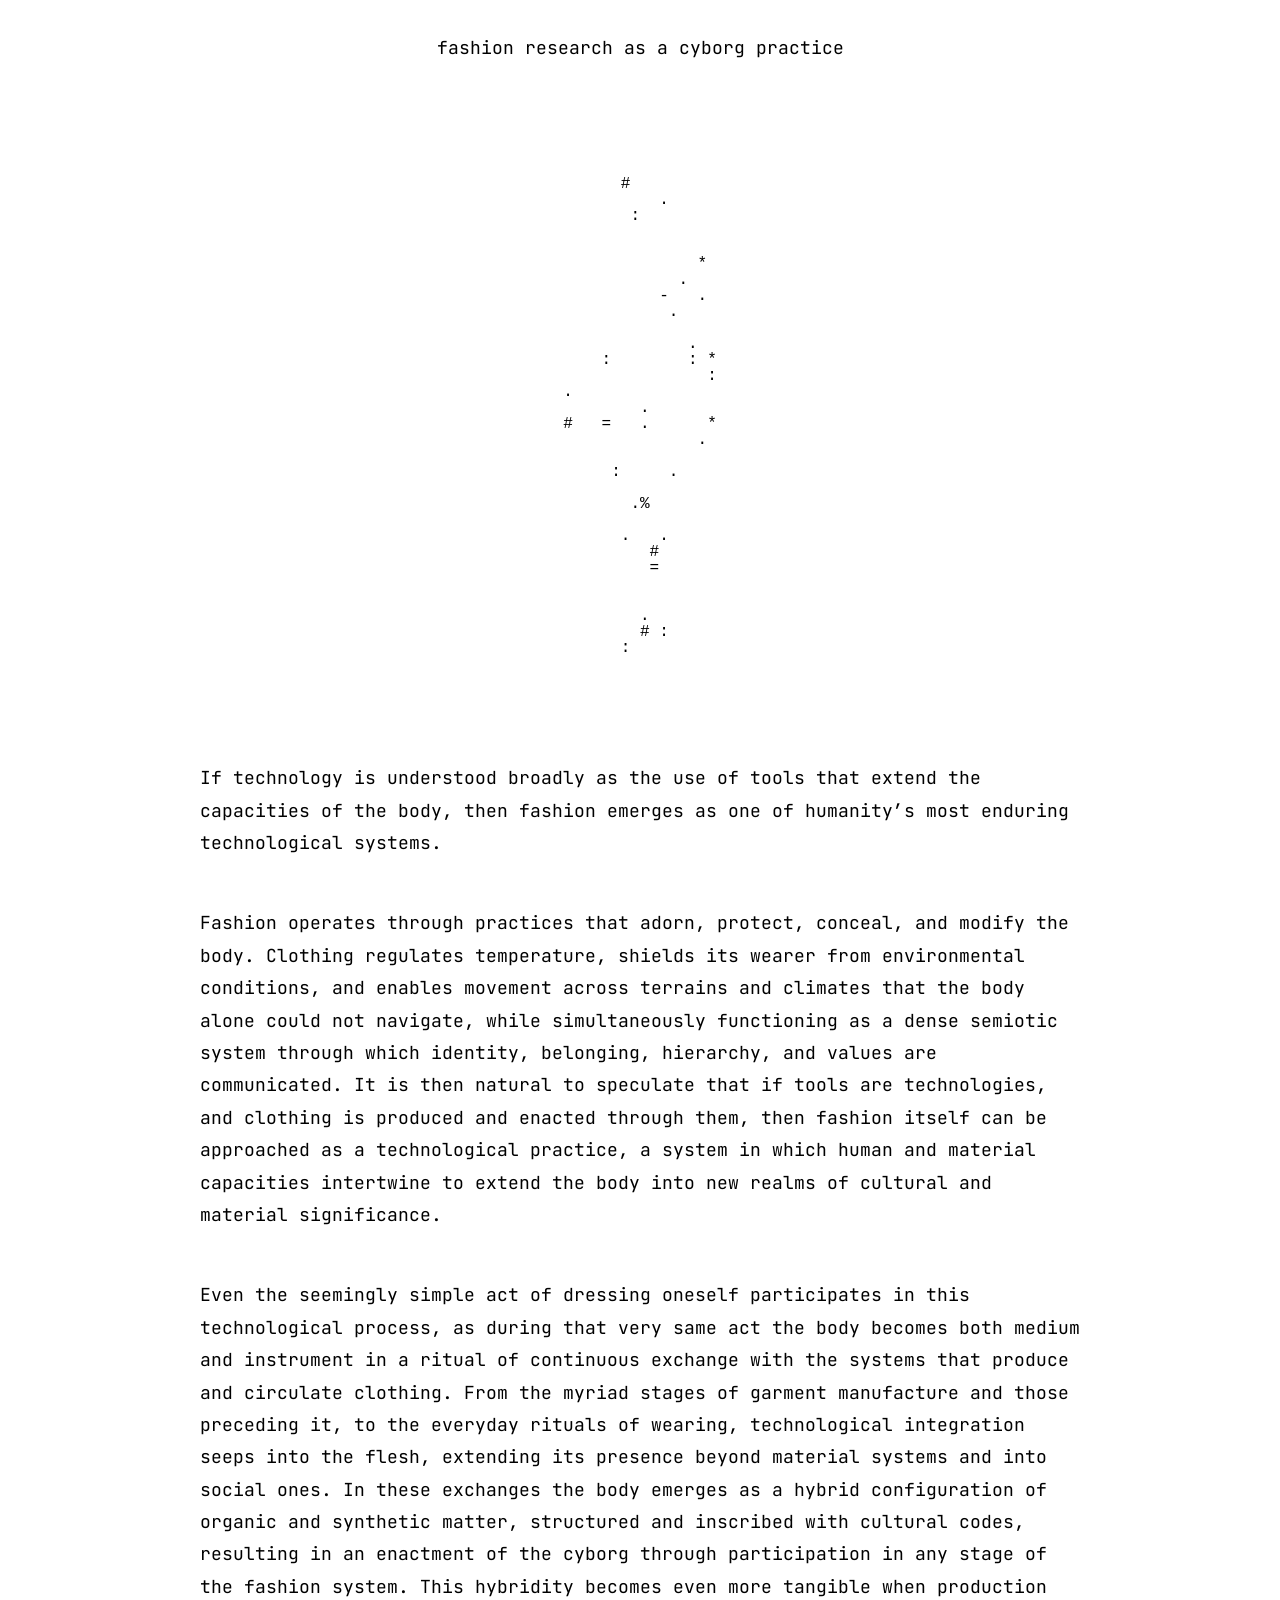
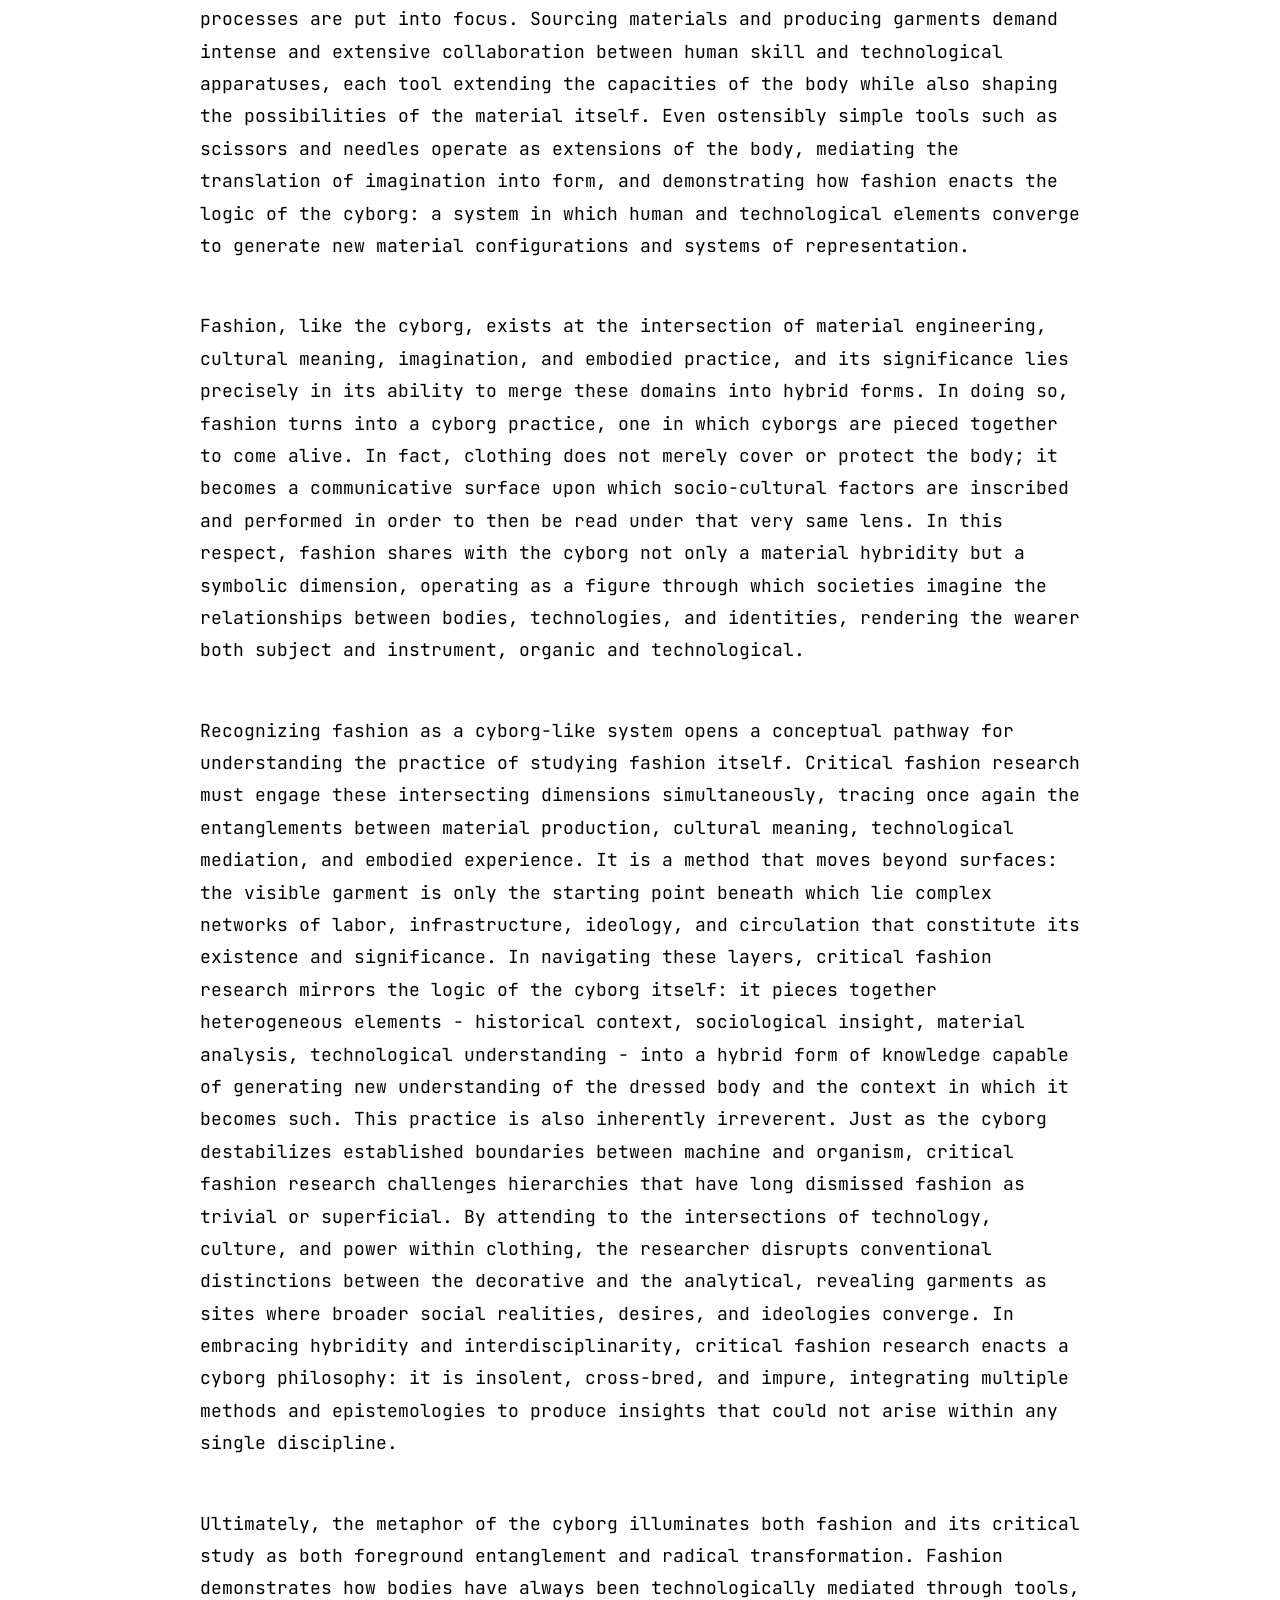
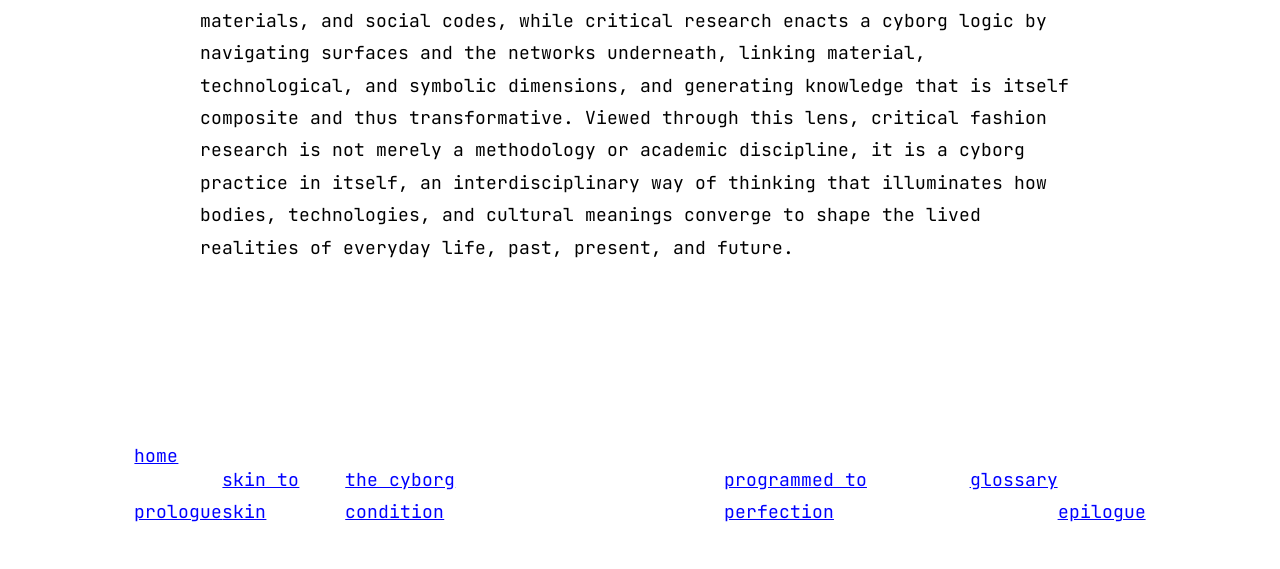
<file: essay3.html>
<!DOCTYPE html>
<html lang="en">
  <head>
    <meta charset="utf-8">
    <title>of techne and logos</title>
    <link rel="stylesheet" href="assets/main.CSS">
    <link rel="preconnect" href="https://fonts.googleapis.com">
  <link rel="preconnect" href="https://fonts.gstatic.com" crossorigin>
  <link href="https://fonts.googleapis.com/css2?family=JetBrains+Mono:wght@400;700&display=swap" rel="stylesheet">
  </head>
<body class = "main-body-layout">
    <section class="header-prologue-epilogue">
      <!-- Insert name of the essay -->      
      <h4 class="top-page-header">fashion research as a cyborg practice</h4>
    </section>
    <section>
      <pre class="ascii-art">                                      
                   #                      
                       .                  
                    :                     
                                          
                                          
                           *              
                         .                
                       -   .              
                        .                 
                                          
                          .               
                 :        : *             
                            :             
             .                            
                     .                    
             #   =   .      *             
                           .              
                                          
                  :     .                 
                                          
                    .%                    
                                          
                   .   .                  
                      #                   
                      =                   
                                          
                                          
                     .                    
                     # :                  
                   :               
      </pre>
    </section>
    <section>
        <!-- To include paragraphs add editional <p> paragraph text <p> -->
        <article class = "writings">
            <p>
                If technology is understood broadly as the use of tools that extend the capacities of the body, then fashion emerges as one of humanity’s most enduring technological systems.
            </p>

            <p>
                Fashion operates through practices that adorn, protect, conceal, and modify the body. Clothing regulates temperature, shields its wearer from environmental conditions, and enables movement across terrains and climates that the body alone could not navigate, while simultaneously functioning as a dense semiotic system through which identity, belonging, hierarchy, and values are communicated. It is then natural to speculate that if tools are technologies, and clothing is produced and enacted through them, then fashion itself can be approached as a technological practice, a system in which human and material capacities intertwine to extend the body into new realms of cultural and material significance.
            </p>

            <p>
              Even the seemingly simple act of dressing oneself participates in this technological process, as during that very same act the body becomes both medium and instrument in a ritual of continuous exchange with the systems that produce and circulate clothing. From the myriad stages of garment manufacture and those preceding it, to the everyday rituals of wearing, technological integration seeps into the flesh, extending its presence beyond material systems and into social ones. In these exchanges the body emerges as a hybrid configuration of organic and synthetic matter, structured and inscribed with cultural codes, resulting in an enactment of the cyborg through participation in any stage of the fashion system. This hybridity becomes even more tangible when production processes are put into focus. Sourcing materials and producing garments demand intense and extensive collaboration between human skill and technological apparatuses, each tool extending the capacities of the body while also shaping the possibilities of the material itself. Even ostensibly simple tools such as scissors and needles operate as extensions of the body, mediating the translation of imagination into form, and demonstrating how fashion enacts the logic of the cyborg: a system in which human and technological elements converge to generate new material configurations and systems of representation. 
            </p>

            <p>
              Fashion, like the cyborg, exists at the intersection of material engineering, cultural meaning, imagination, and embodied practice, and its significance lies precisely in its ability to merge these domains into hybrid forms. In doing so, fashion turns into a cyborg practice, one in which cyborgs are pieced together to come alive. In fact, clothing does not merely cover or protect the body; it becomes a communicative surface upon which socio-cultural factors are inscribed and performed in order to then be read under that very same lens. In this respect, fashion shares with the cyborg not only a material hybridity but a symbolic dimension, operating as a figure through which societies imagine the relationships between bodies, technologies, and identities, rendering the wearer both subject and instrument, organic and technological.
            </p>

            <p>
              Recognizing fashion as a cyborg-like system opens a conceptual pathway for understanding the practice of studying fashion itself. Critical fashion research must engage these intersecting dimensions simultaneously, tracing once again the entanglements between material production, cultural meaning, technological mediation, and embodied experience. It is a method that moves beyond surfaces: the visible garment is only the starting point beneath which lie complex networks of labor, infrastructure, ideology, and circulation that constitute its existence and significance. In navigating these layers, critical fashion research mirrors the logic of the cyborg itself: it pieces together heterogeneous elements - historical context, sociological insight, material analysis, technological understanding - into a hybrid form of knowledge capable of generating new understanding of the dressed body and the context in which it becomes such.
              This practice is also inherently irreverent. Just as the cyborg destabilizes established boundaries between machine and organism, critical fashion research challenges hierarchies that have long dismissed fashion as trivial or superficial. By attending to the intersections of technology, culture, and power within clothing, the researcher disrupts conventional distinctions between the decorative and the analytical, revealing garments as sites where broader social realities, desires, and ideologies converge. In embracing hybridity and interdisciplinarity, critical fashion research enacts a cyborg philosophy: it is insolent, cross-bred, and impure, integrating multiple methods and epistemologies to produce insights that could not arise within any single discipline.
            </p>

            <p>
              Ultimately, the metaphor of the cyborg illuminates both fashion and its critical study as both foreground entanglement and radical transformation. Fashion demonstrates how bodies have always been technologically mediated through tools, materials, and social codes, while critical research enacts a cyborg logic by navigating surfaces and the networks underneath, linking material, technological, and symbolic dimensions, and generating knowledge that is itself composite and thus transformative. Viewed through this lens, critical fashion research is not merely a methodology or academic discipline, it is a cyborg practice in itself, an interdisciplinary  way of thinking that illuminates how bodies, technologies, and cultural meanings converge to shape the lived realities of everyday life, past, present, and future.
            </p>


        </article>
    </section> 
    <footer class="footer-nav">

    <div class="left-nav">
        <a class="home-footer-button" href="contents.html">home</a>
        <a href="prologue.html">prologue</a>
    </div>

    <div class="middle-links">
        <a href="essay1.html">skin to skin</a>
        <a href="essay2.html">the cyborg condition</a>
        <a href="essay3.html" class="current-page">a cyborg practice</a>
        <a href="thesis.html">programmed to perfection</a>
        <a href="glossary.html">glossary</a>
    </div>

    <a href="epilogue.html">epilogue</a>

    </footer>
  </body>
</file>
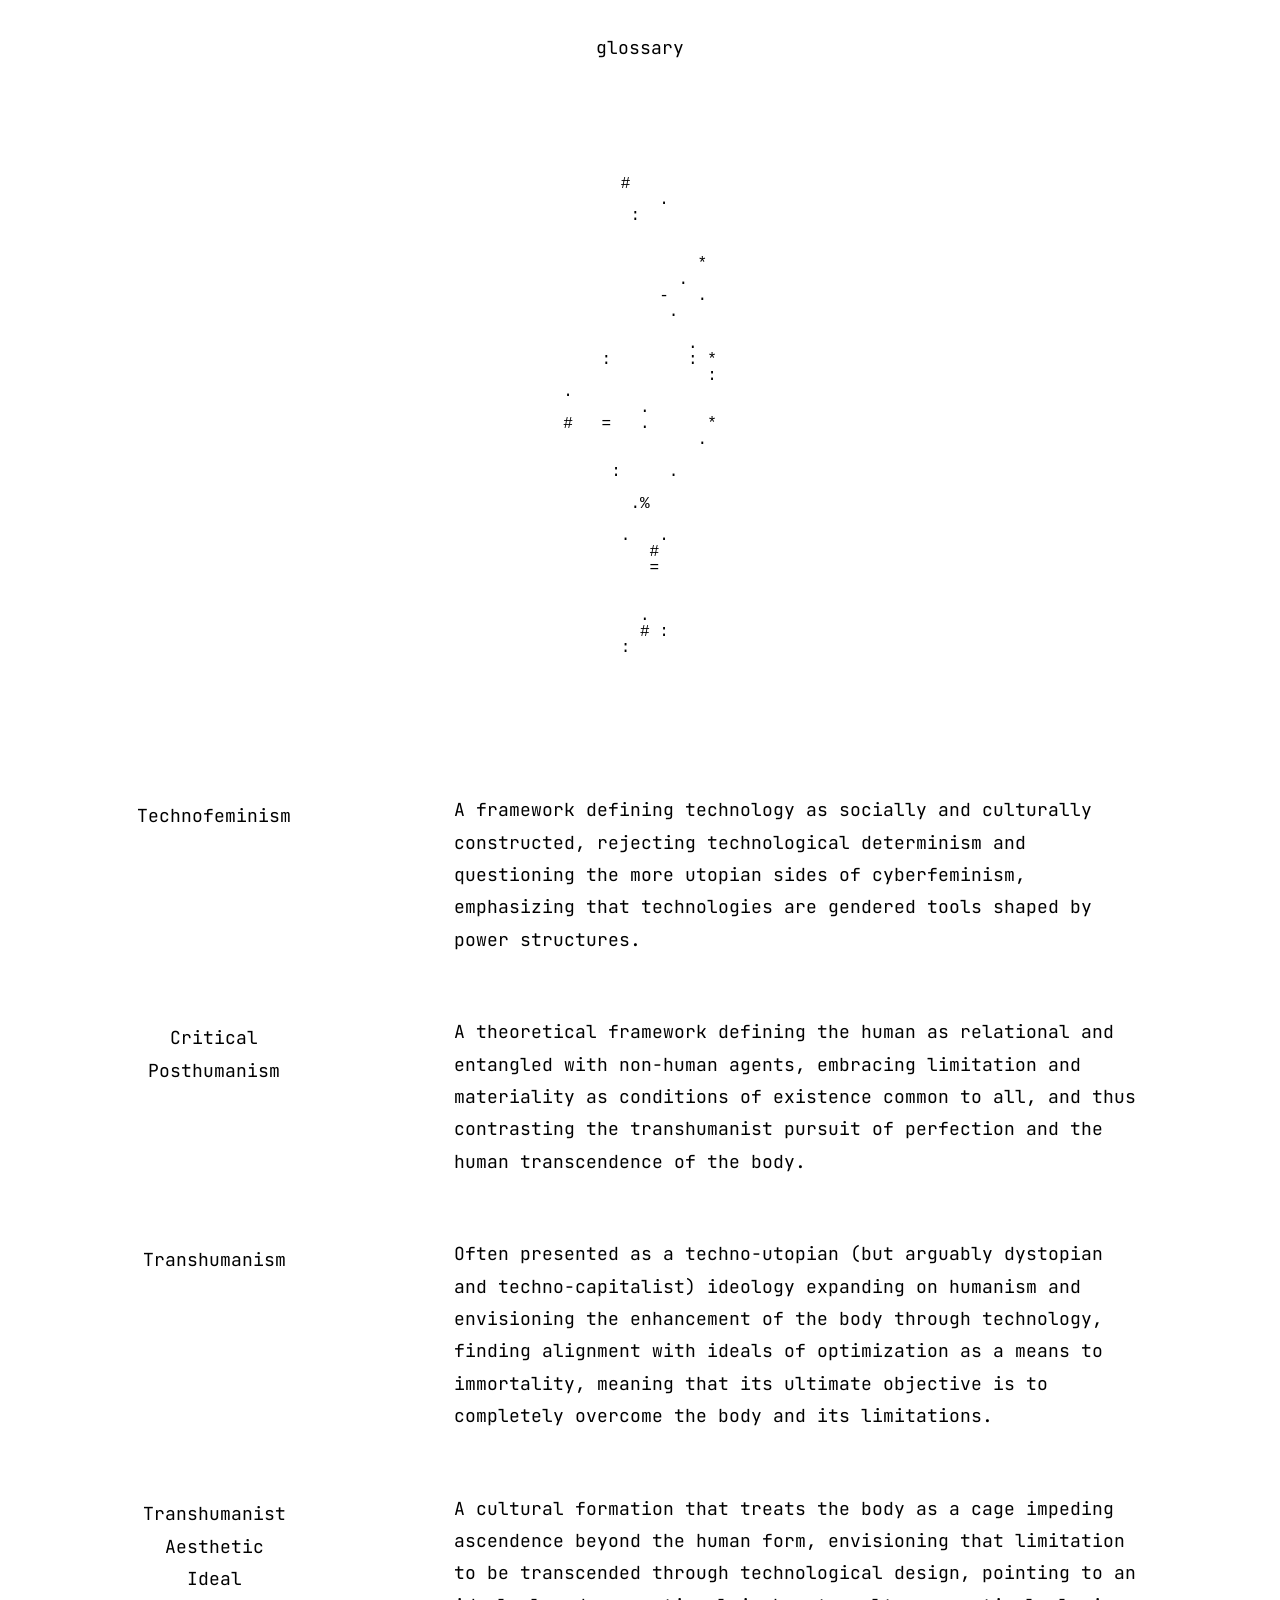
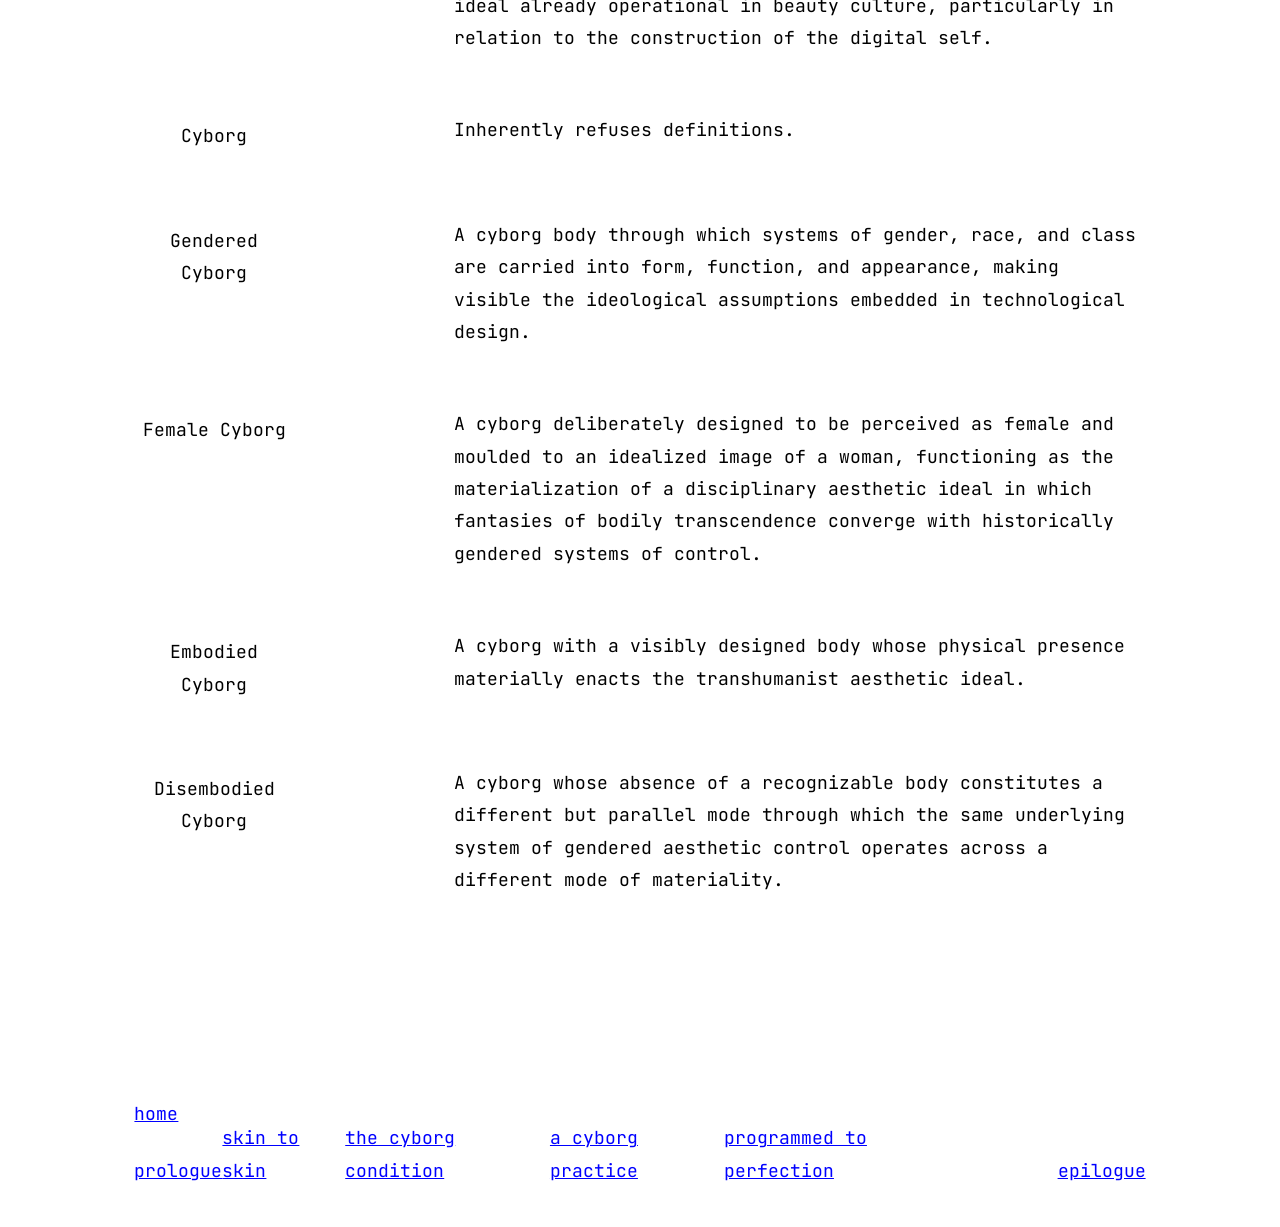
<file: glossary.html>
<!DOCTYPE html>
<html lang="en">
  <head>
    <meta charset="utf-8">
    <title>of techne and logos</title>
    <link rel="stylesheet" href="assets/main.CSS">
    <link rel="preconnect" href="https://fonts.googleapis.com">
  <link rel="preconnect" href="https://fonts.gstatic.com" crossorigin>
  <link href="https://fonts.googleapis.com/css2?family=JetBrains+Mono:wght@400;700&display=swap" rel="stylesheet">
  </head>
<body class="main-body-layout">
    <section>
            <h4 class="top-page-header" >glossary</h4>
    </section>
    <section>
      <pre class="ascii-art">                                      
                   #                      
                       .                  
                    :                     
                                          
                                          
                           *              
                         .                
                       -   .              
                        .                 
                                          
                          .               
                 :        : *             
                            :             
             .                            
                     .                    
             #   =   .      *             
                           .              
                                          
                  :     .                 
                                          
                    .%                    
                                          
                   .   .                  
                      #                   
                      =                   
                                          
                                          
                     .                    
                     # :                  
                   :               
      </pre>
    </section>
    <section class="glossary-section">
        <article>

          <div class="glossary-entry">
            <h4 class="top-page-header">Technofeminism</h4>
            <p>
                A framework defining technology as socially and culturally constructed, rejecting technological determinism and questioning the more utopian sides of cyberfeminism, emphasizing that technologies are gendered tools shaped by power structures.
            </p>
          </div>

          <div class="glossary-entry">
            <h4 class="top-page-header">Critical Posthumanism</h4>
            <p>
                A theoretical framework defining the human as relational and entangled with non-human agents, embracing limitation and materiality as conditions of existence common to all, and thus contrasting the transhumanist pursuit of perfection and the human transcendence of the body.
            </p>
          </div>

          <div class="glossary-entry">
            <h4 class="top-page-header">Transhumanism</h4>
            <p>
                Often presented as a techno-utopian (but arguably dystopian and techno-capitalist) ideology expanding on humanism and envisioning the enhancement of the body through technology, finding alignment with ideals of optimization as a means to immortality, meaning that its ultimate objective is to completely overcome the body and its limitations.
            </p>
          </div>

          <div class="glossary-entry">
            <h4 class="top-page-header">Transhumanist Aesthetic Ideal</h4>
            <p>
                A cultural formation that treats the body as a cage impeding ascendence beyond the human form, envisioning that limitation to be transcended through technological design, pointing to an ideal already operational in beauty culture, particularly in relation to the construction of the digital self. 
            </p>
          </div>

          <div class="glossary-entry">
            <h4 class="top-page-header">Cyborg</h4>
            <p>
                Inherently refuses definitions. 
            </p>
          </div>

          <div class="glossary-entry">
            <h4 class="top-page-header">Gendered Cyborg</h4>
            <p>
                A cyborg body through which systems of gender, race, and class are carried into form, function, and appearance, making visible the ideological assumptions embedded in technological design. 
            </p>
          </div>

          <div class="glossary-entry">
            <h4 class="top-page-header">Female Cyborg</h4>
            <p>
                A cyborg deliberately designed to be perceived as female and moulded to an idealized image of a woman, functioning as the materialization of a disciplinary aesthetic ideal in which fantasies of bodily transcendence converge with historically gendered systems of control. 
            </p>
          </div>

          <div class="glossary-entry">
            <h4 class="top-page-header">Embodied Cyborg</h4>
            <p>
                A cyborg with a visibly designed body whose physical presence materially enacts the transhumanist aesthetic ideal.
            </p>
            </div>

            <div class="glossary-entry">
            <h4 class="top-page-header">Disembodied Cyborg</h4>
            <p>
                A cyborg whose absence of a recognizable body constitutes a different but parallel mode through which the same underlying system of gendered aesthetic control operates across a different mode of materiality. 
            </p>
            </div>

        </article>
    </section> 
    <footer class="footer-nav">

    <div class="left-nav">
        <a class="home-footer-button" href="contents.html">home</a>
        <a href="prologue.html">prologue</a>
    </div>

    <div class="middle-links">
        <a href="essay1.html">skin to skin</a>
        <a href="essay2.html">the cyborg condition</a>
        <a href="essay3.html">a cyborg practice</a>
        <a href="thesis.html">programmed to perfection</a>
        <a href="glossary.html" class="current-page">glossary</a>
    </div>

    <a href="epilogue.html">epilogue</a>

    </footer>
  </body>
</file>
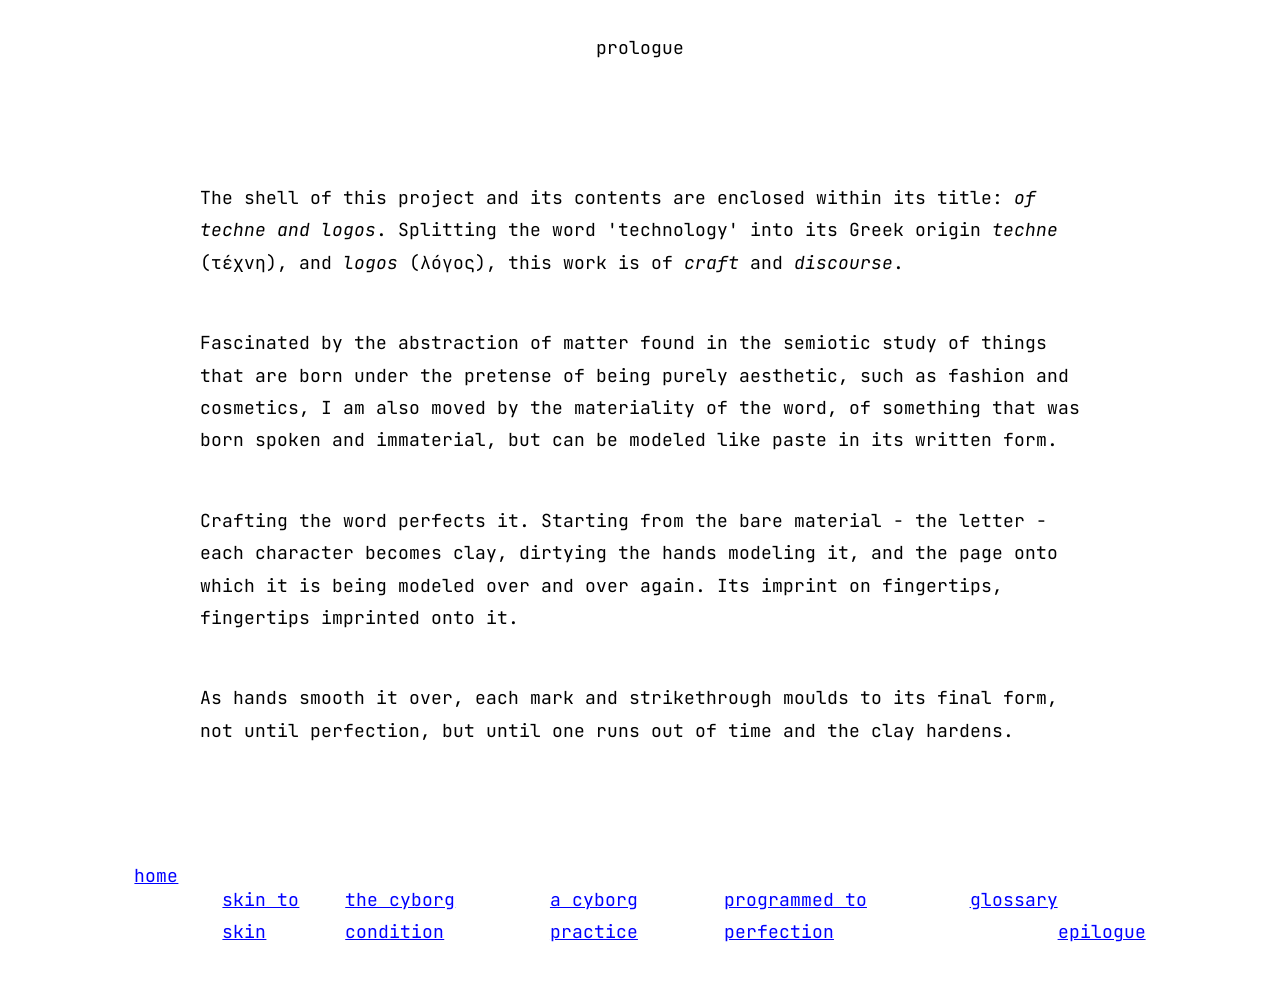
<file: prologue.html>
<!DOCTYPE html>
<html lang="en">
  <head>
    <meta charset="utf-8">
    <title>of techne and logos</title>
    <link rel="stylesheet" href="assets/main.CSS">
    <link rel="preconnect" href="https://fonts.googleapis.com">
  <link rel="preconnect" href="https://fonts.gstatic.com" crossorigin>
  <link href="https://fonts.googleapis.com/css2?family=JetBrains+Mono:wght@400;700&display=swap" rel="stylesheet">
  </head>
<body class = "main-body-layout">
    <section class="header-prologue-epilogue">
            <h4 class="top-page-header">prologue</h4>
    </section>
  
    <section class="prologue">
        <!-- To include paragraphs add editional <p> paragraph text <p> -->
        <article class = "writings">
            <p>
              The shell of this project and its contents are enclosed within its title: <i>of techne and logos</i>.
              Splitting the word 'technology' into its Greek origin <i>techne</i> (τέχνη), and <i>logos</i> (λόγος), this work is of <i>craft</i> and <i>discourse</i>.
            </p>

            <p>
               Fascinated by the abstraction of matter found in the semiotic study of things that are born under the pretense of being purely aesthetic, such as fashion and cosmetics, I am also moved by the materiality of the word, of something that was born spoken and immaterial, but can be modeled like paste in its written form.
            </p>

            <p>
               Crafting the word perfects it. Starting from the bare material - the letter - each character becomes clay, dirtying the hands modeling it, and the page onto which it is being modeled over and over again. Its imprint on fingertips, fingertips imprinted onto it. 
            </p> 

            <p>
               As hands smooth it over, each mark and strikethrough moulds to its final form, not until perfection, but until one runs out of time and the clay hardens.
            </p>            
            
        </article>
    </section> 
    <footer class="footer-nav">

    <div class="left-nav">
        <a class="home-footer-button" href="contents.html">home</a>
        <a href="prologue.html" class="current-page">prologue</a>
    </div>

    <div class="middle-links">
        <a href="essay1.html">skin to skin</a>
        <a href="essay2.html">the cyborg condition</a>
        <a href="essay3.html">a cyborg practice</a>
        <a href="thesis.html">programmed to perfection</a>
        <a href="glossary.html">glossary</a>
    </div>

    <a href="epilogue.html">epilogue</a>

    </footer>
  </body>
</file>
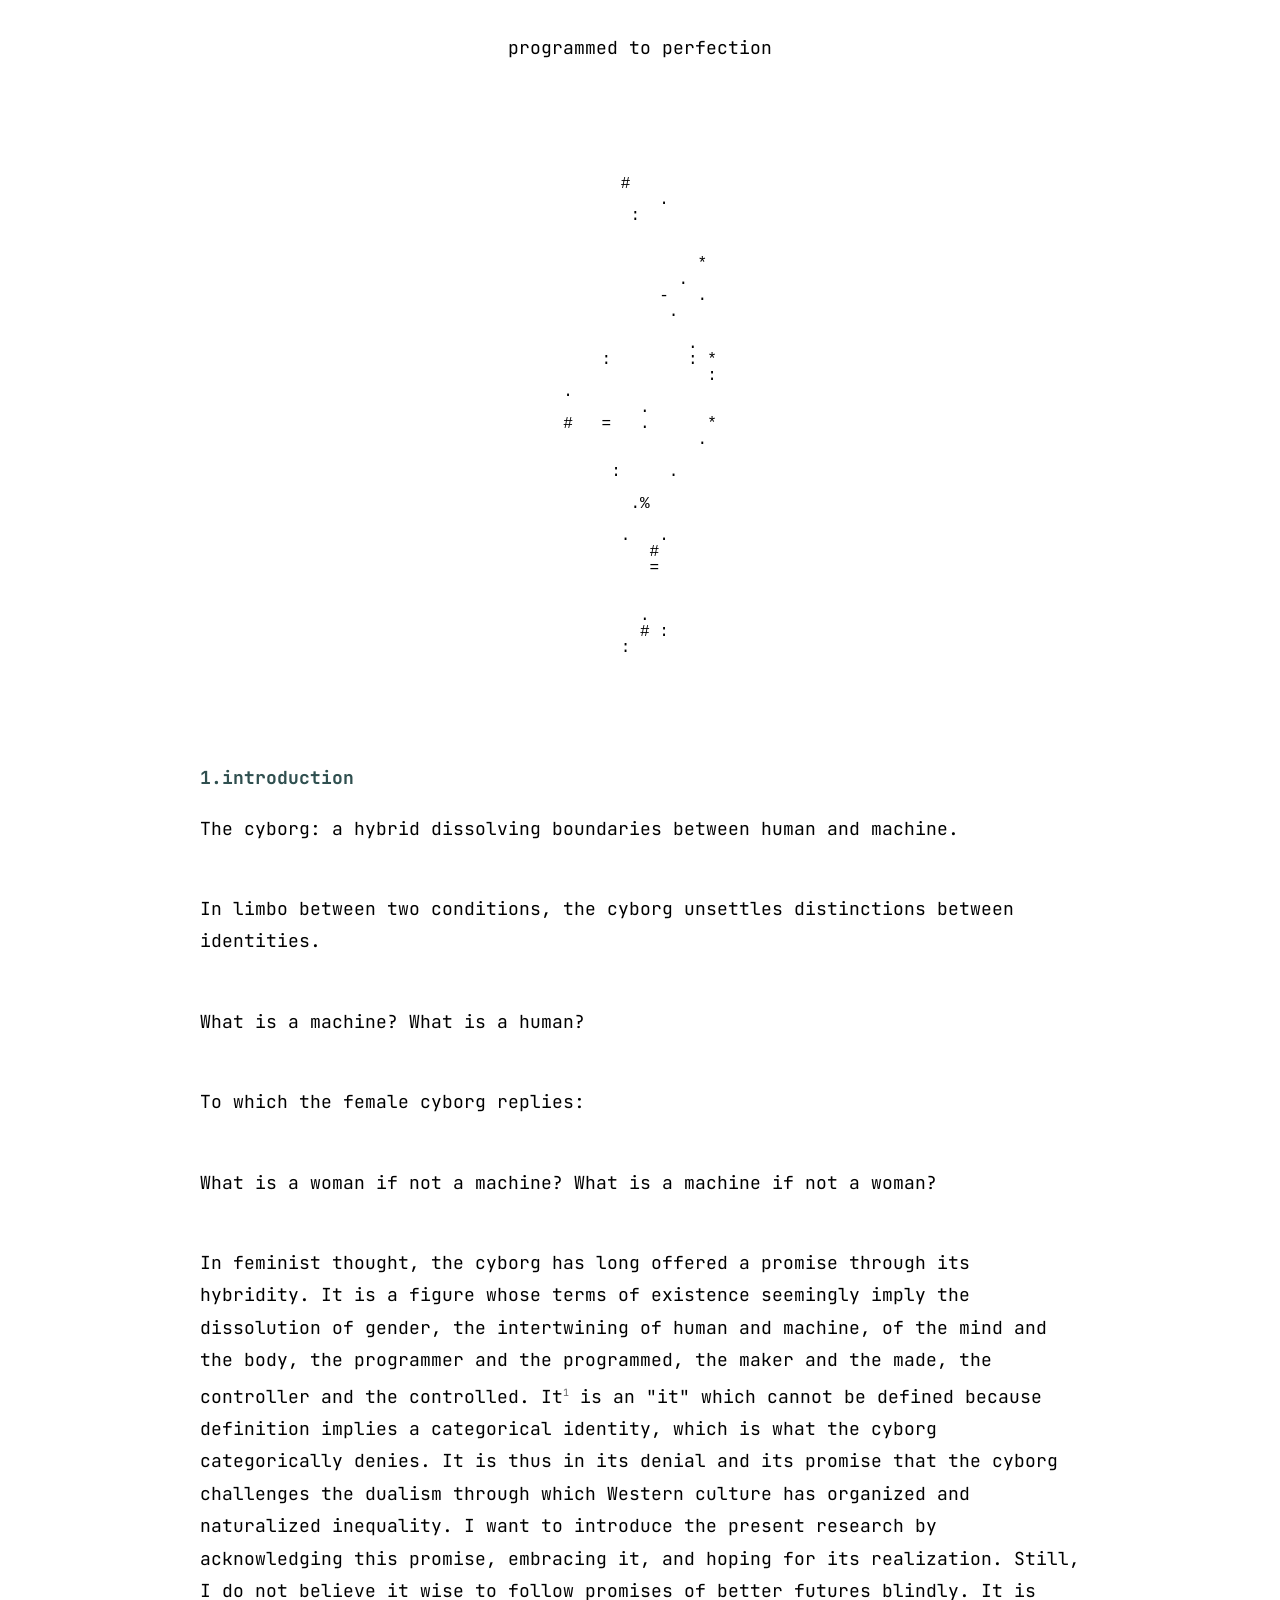
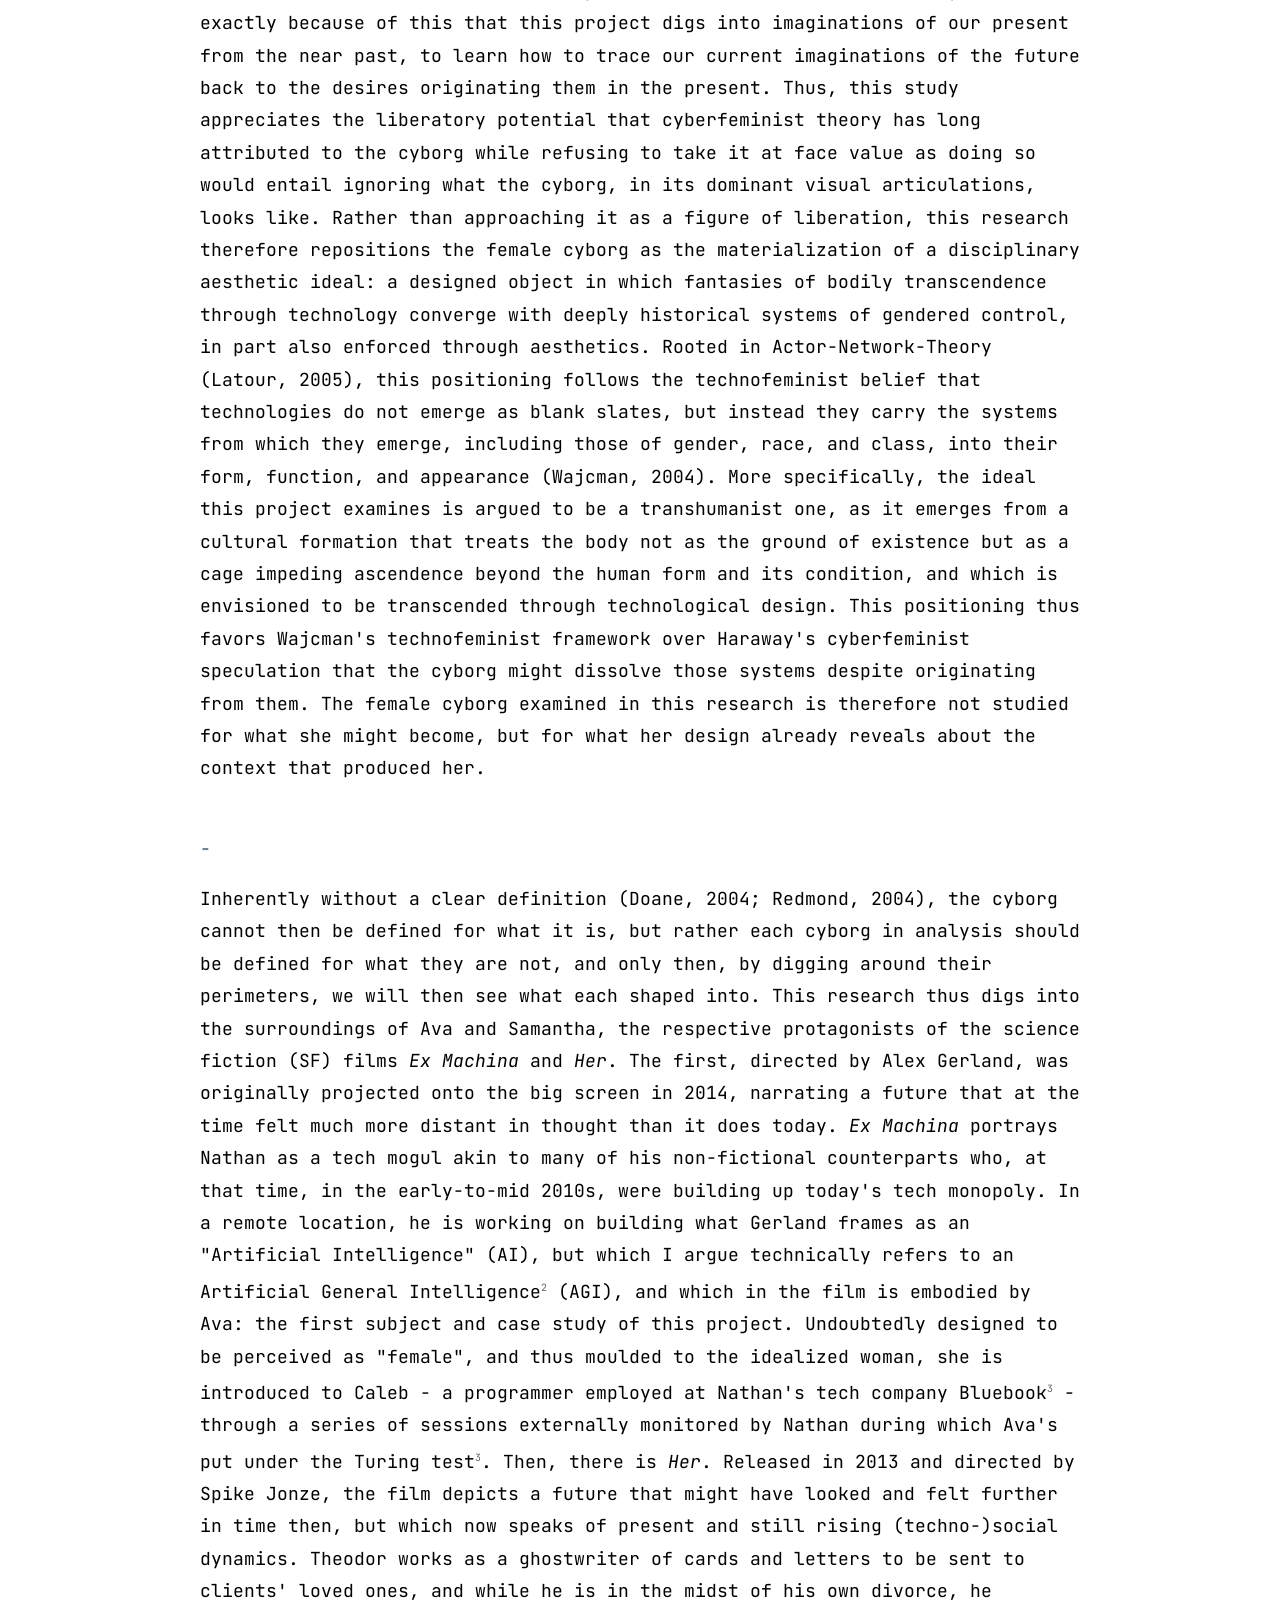
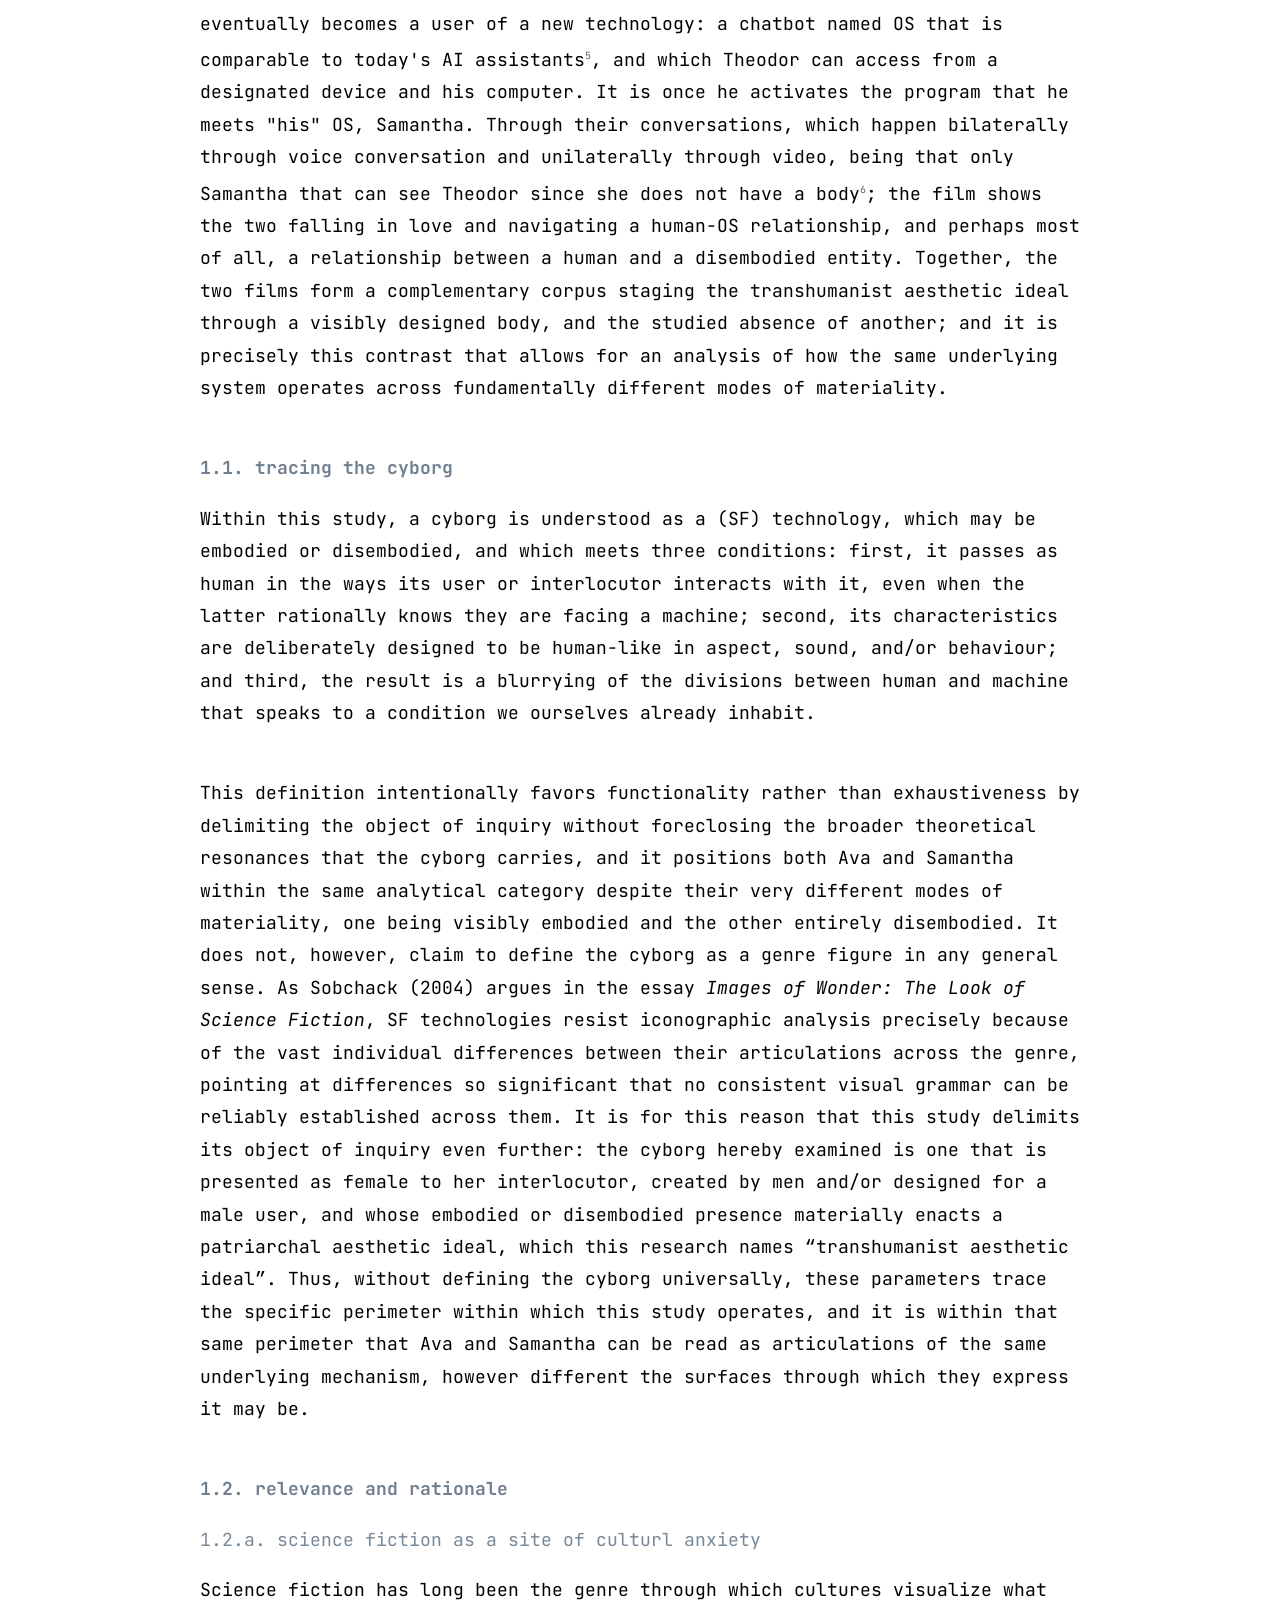
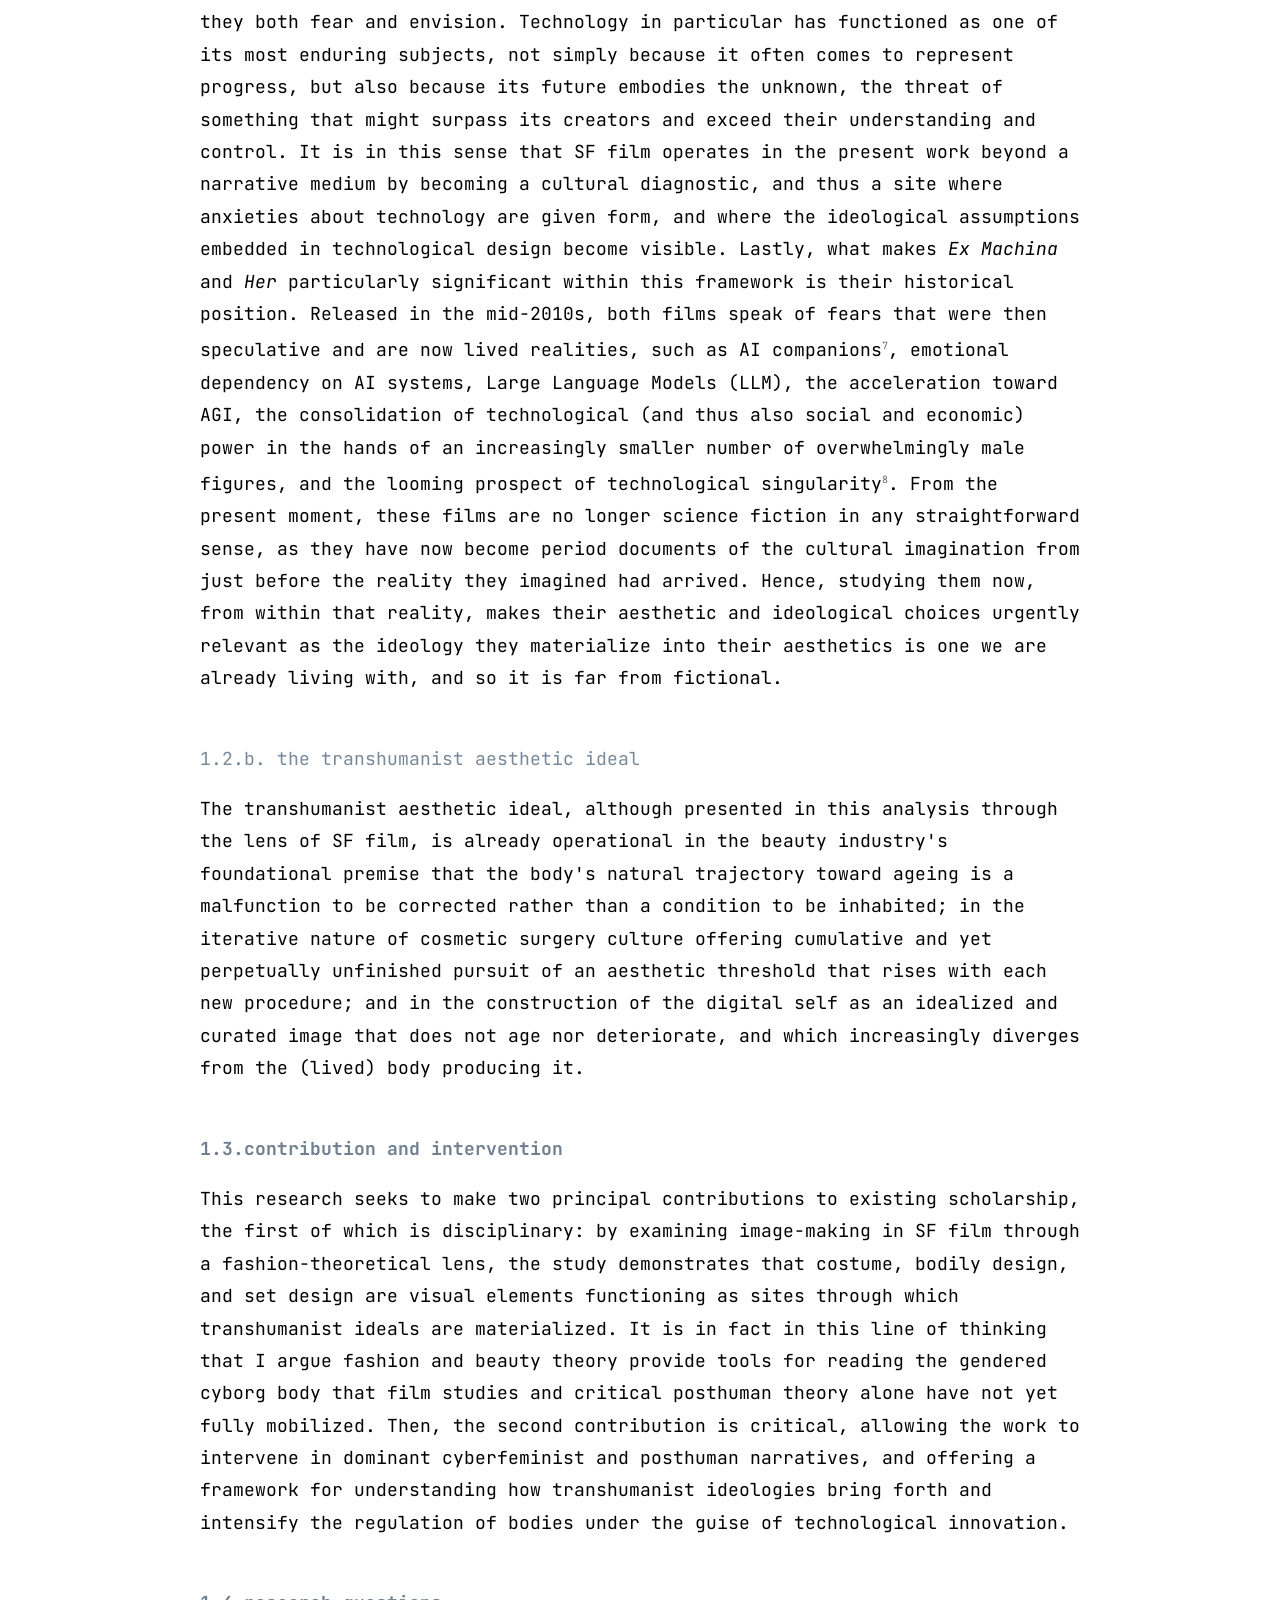
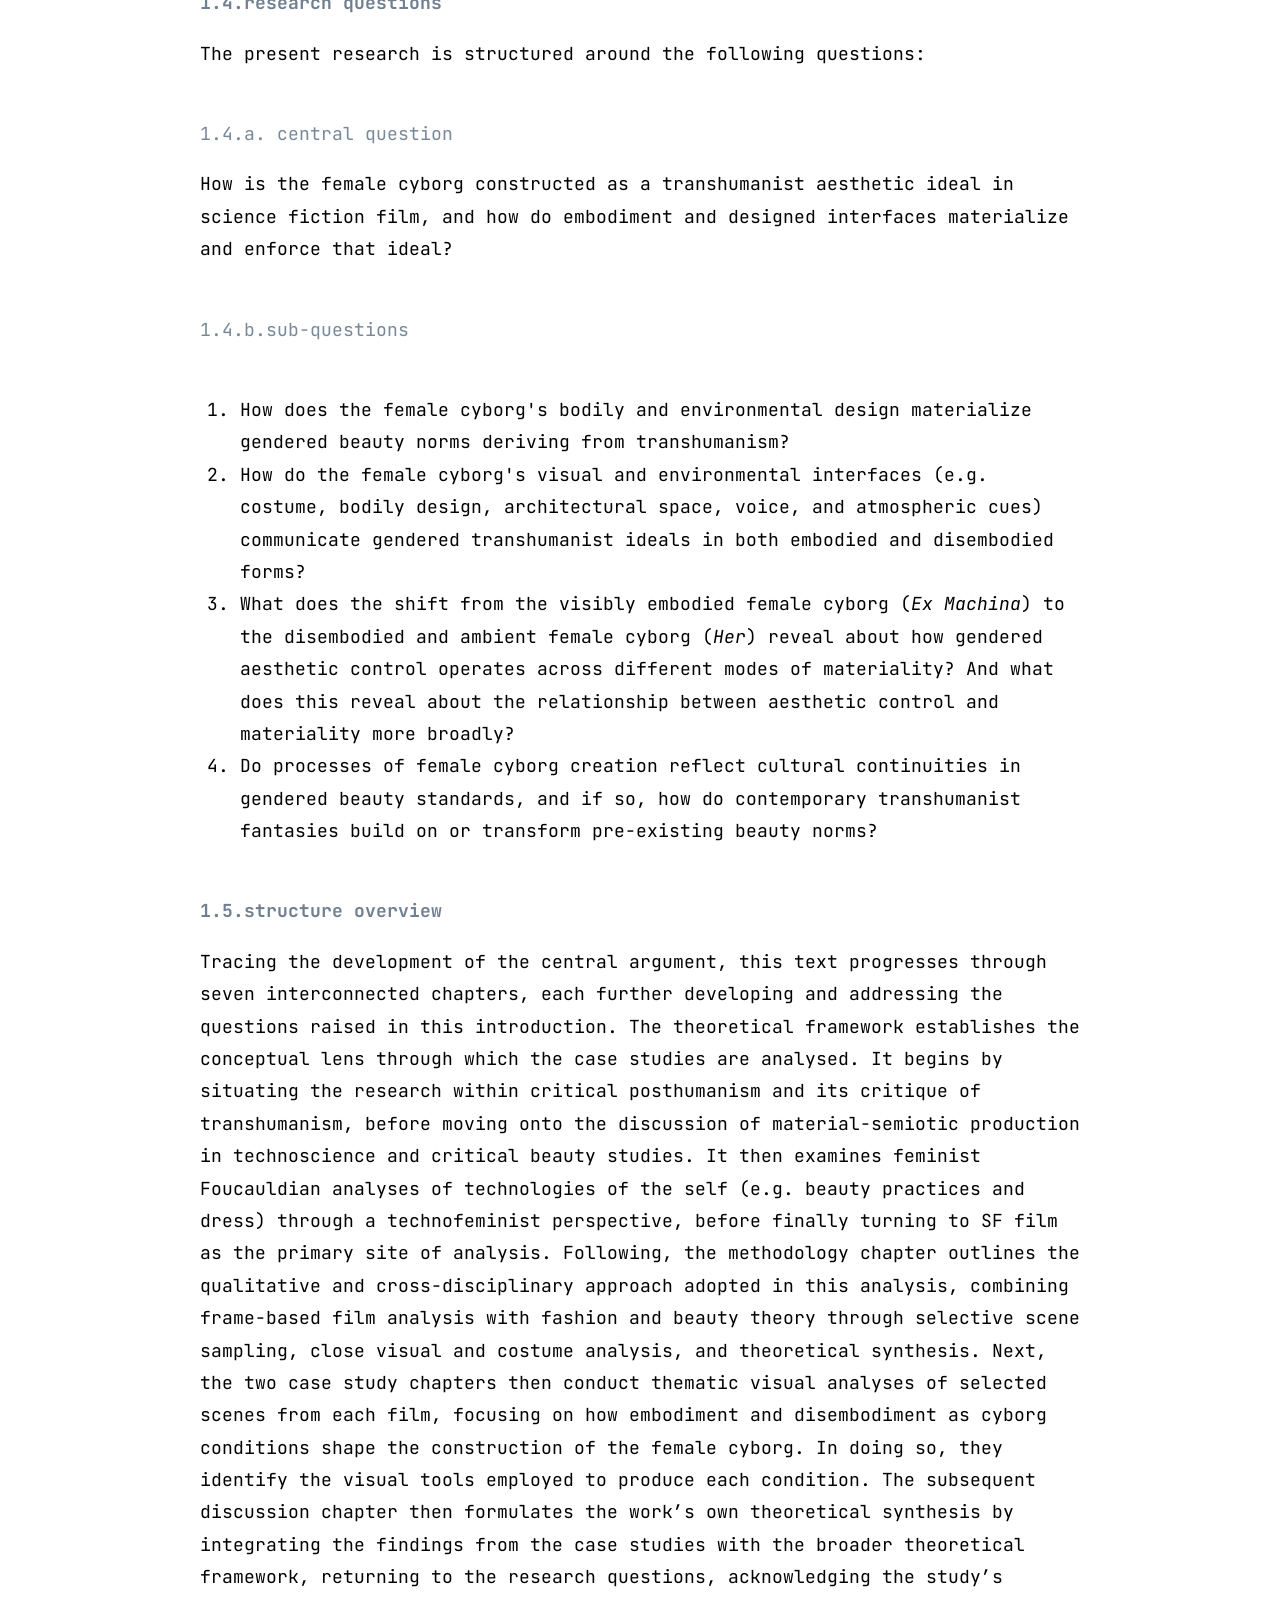
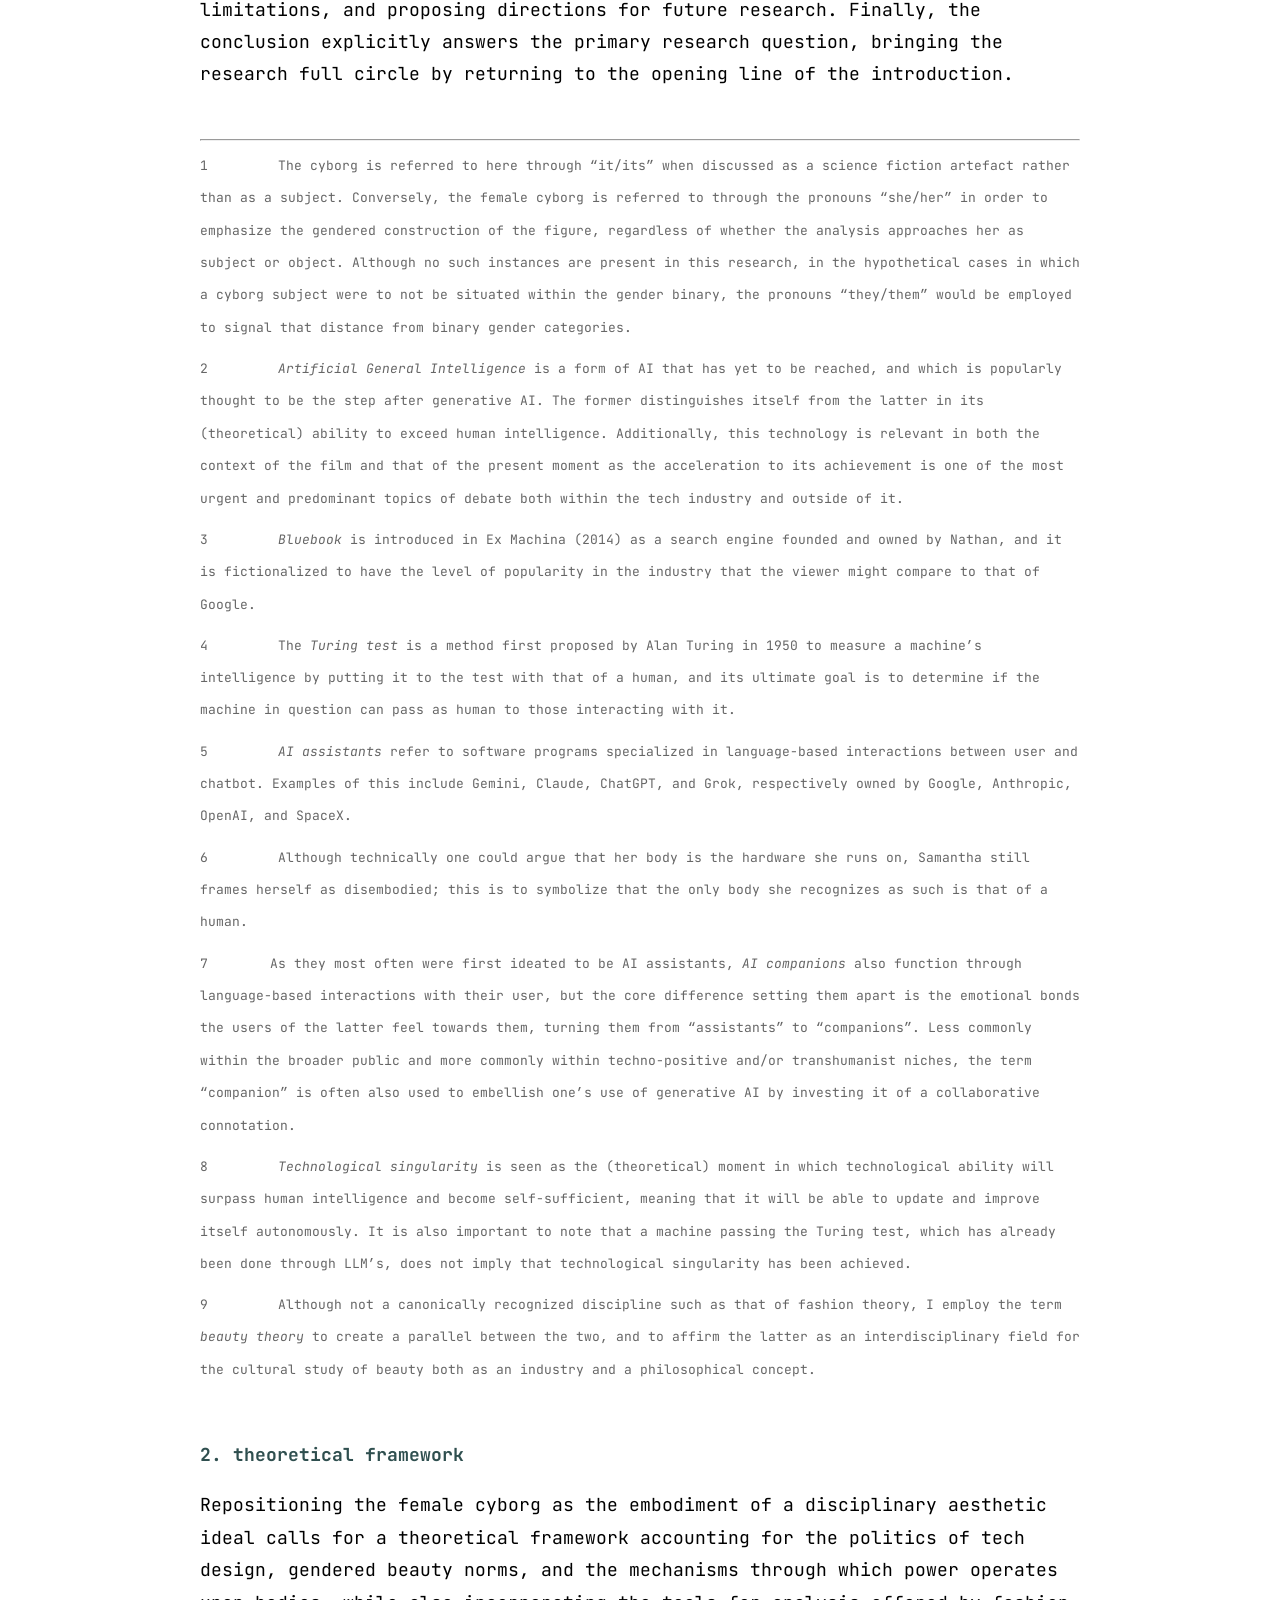
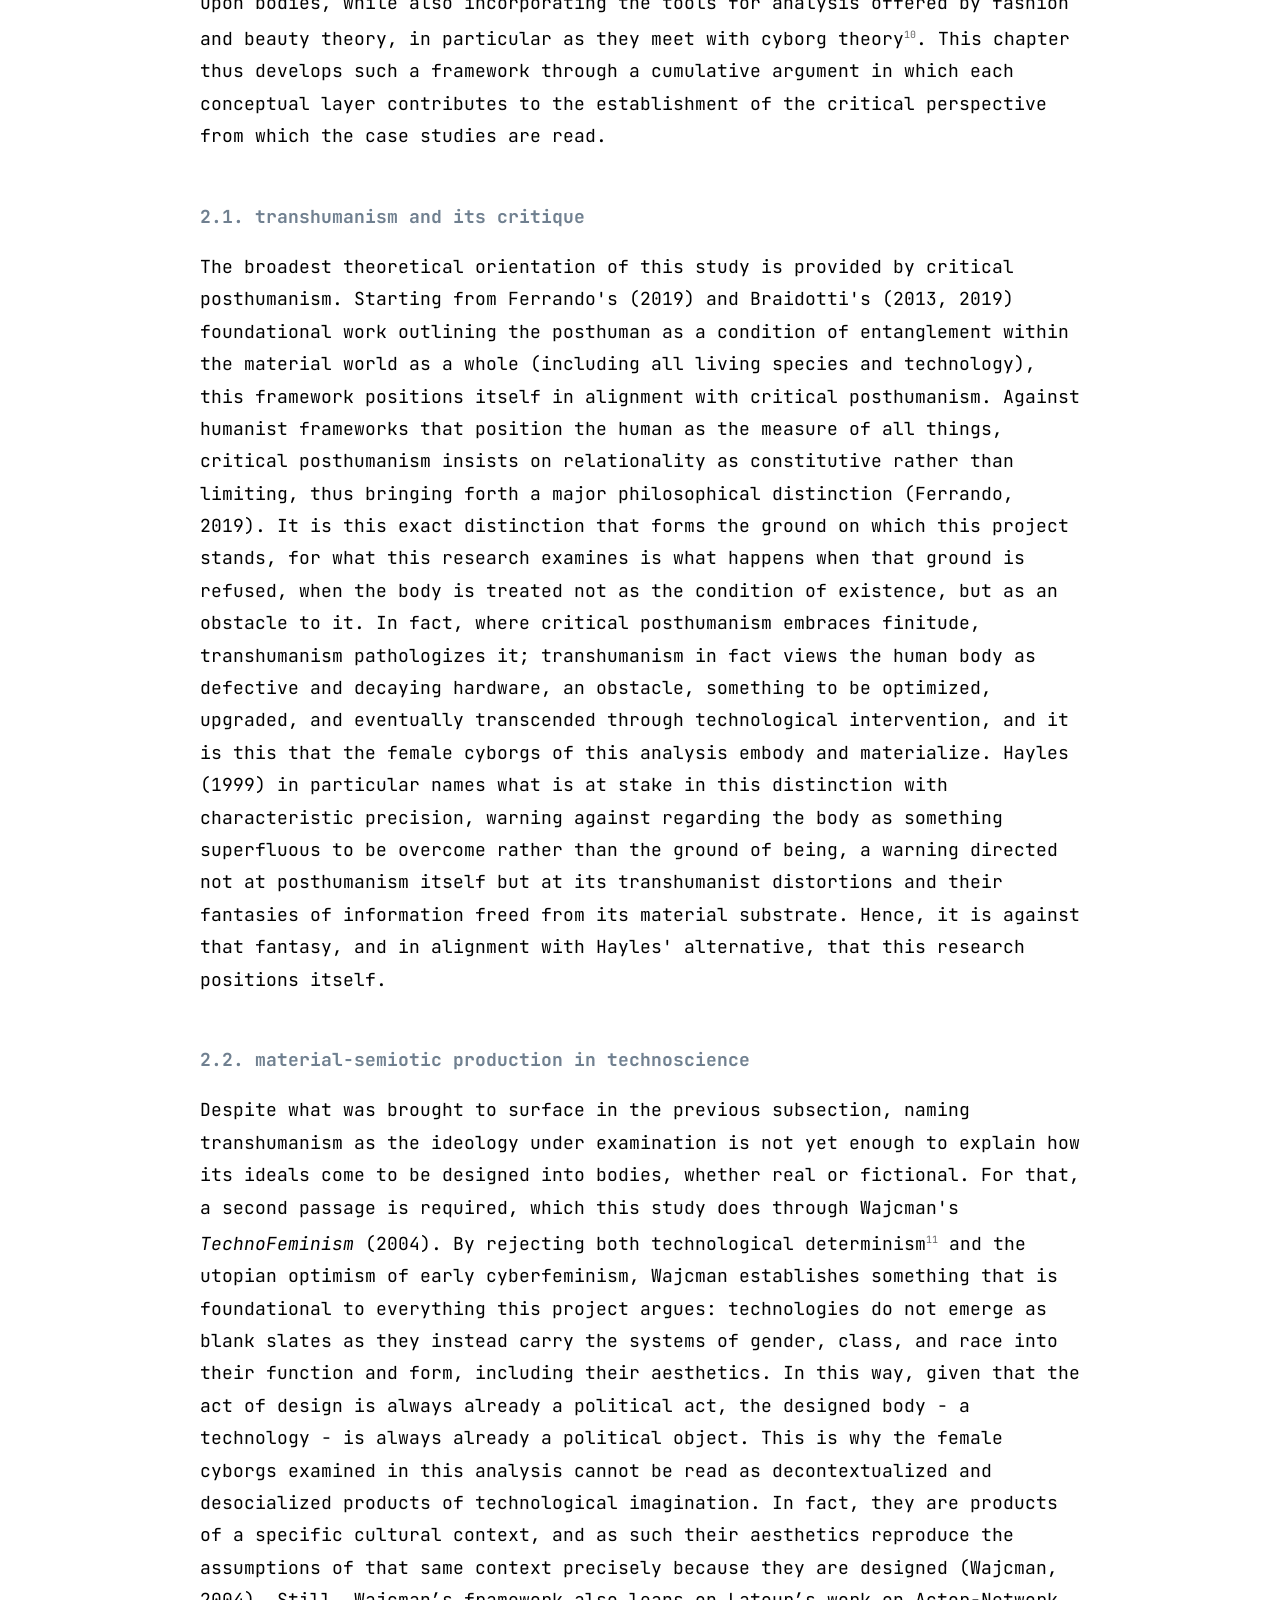
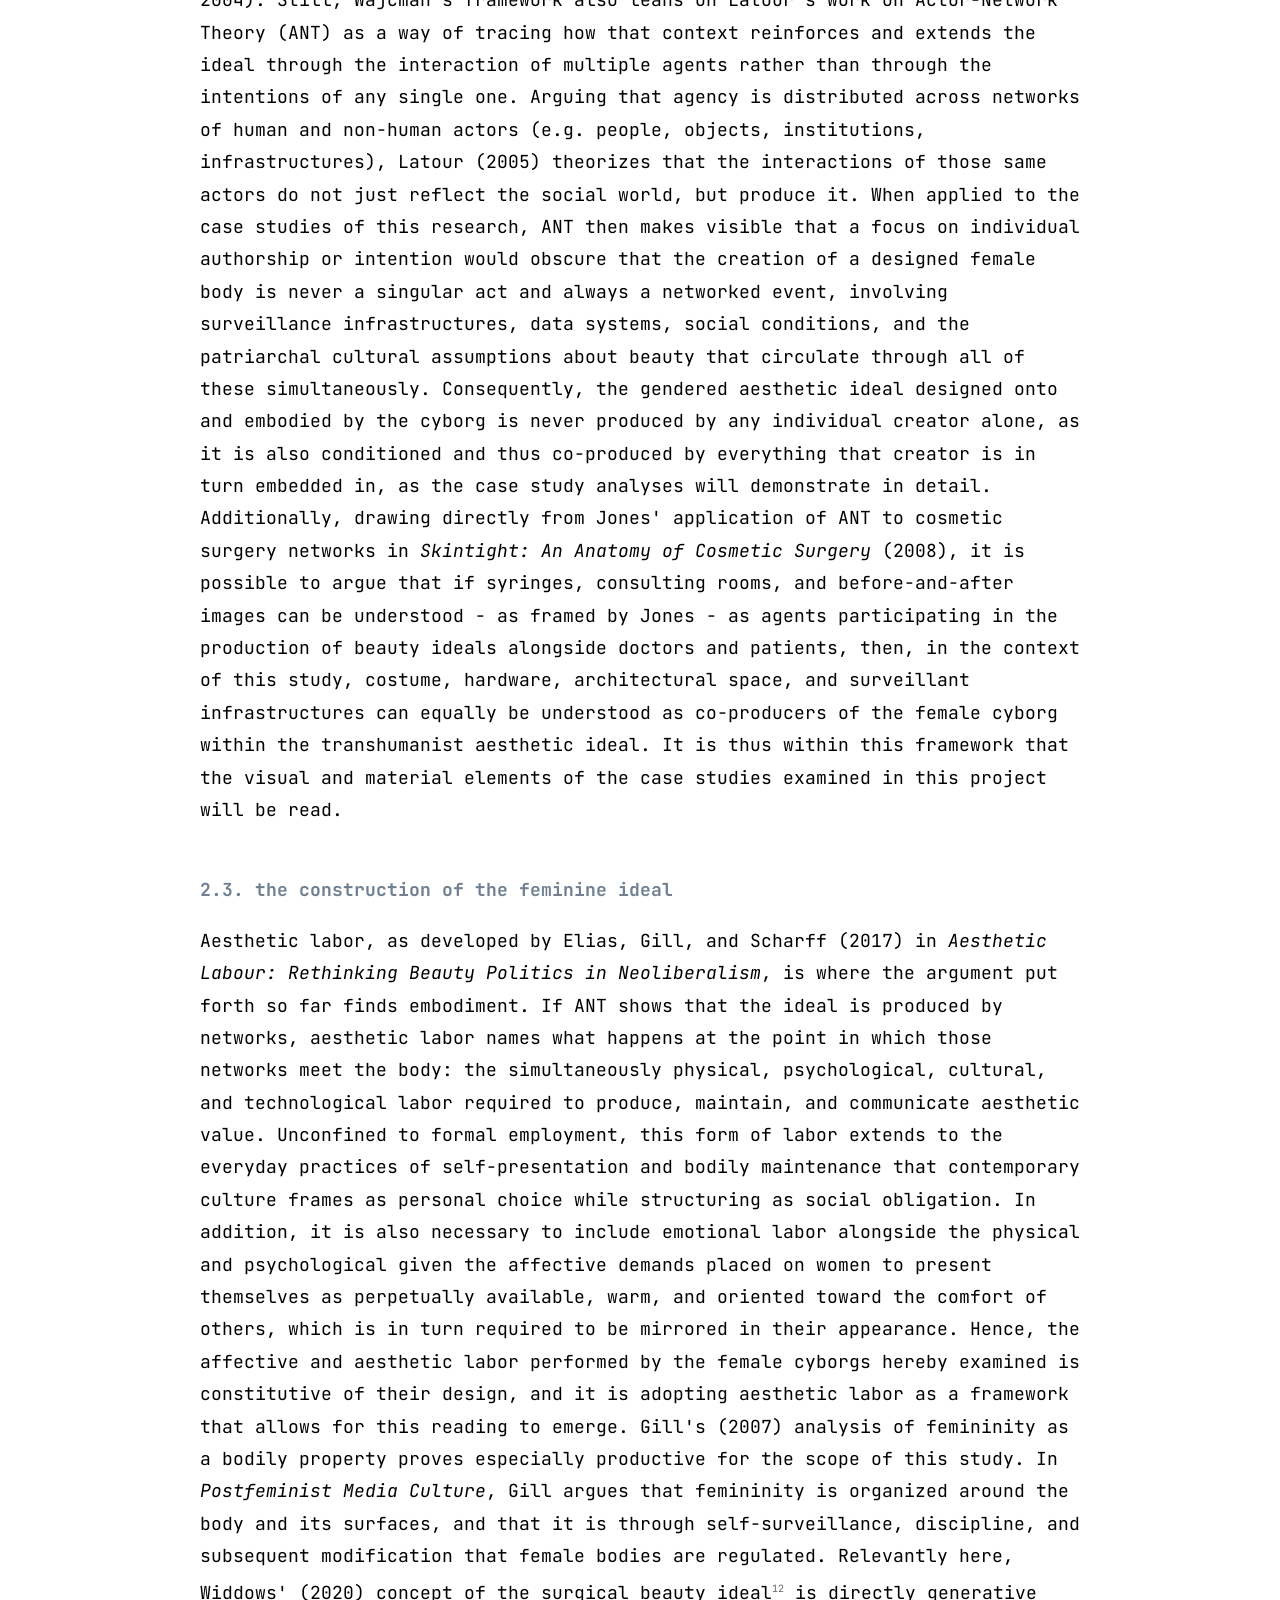
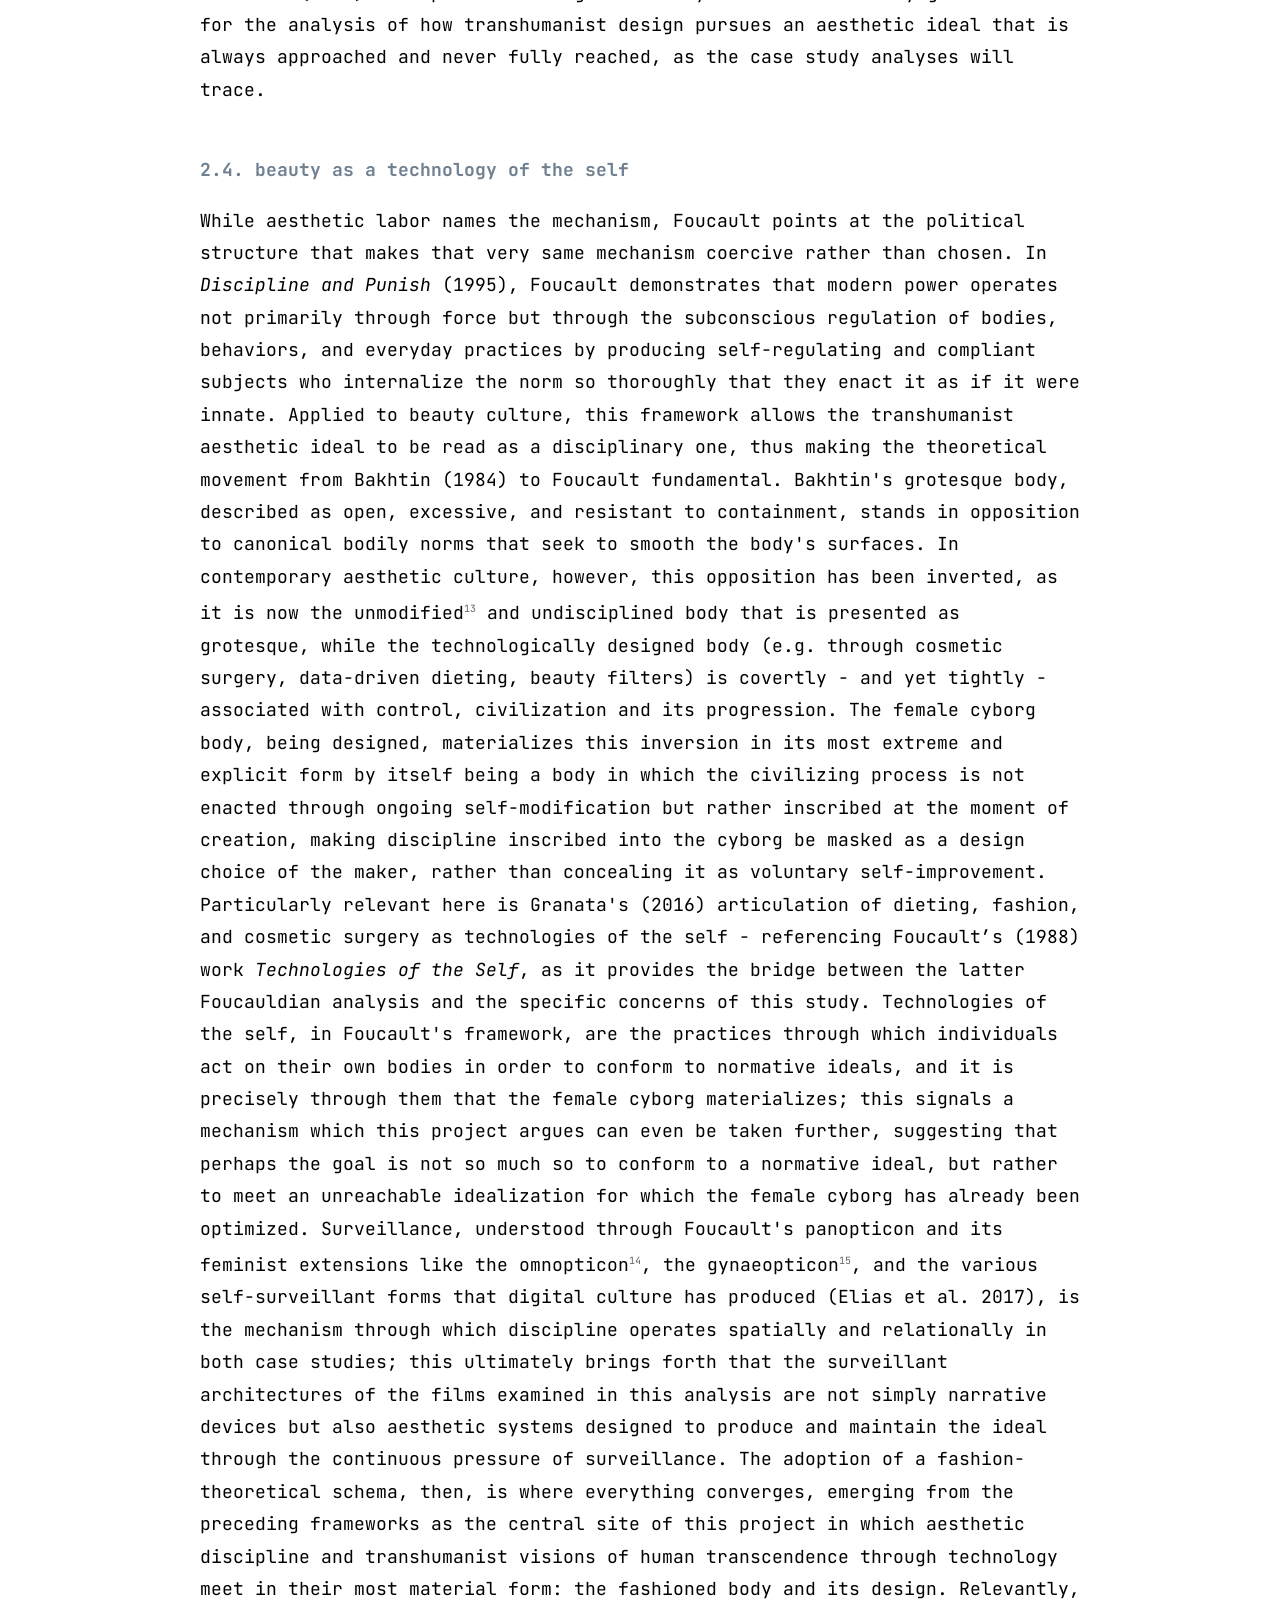
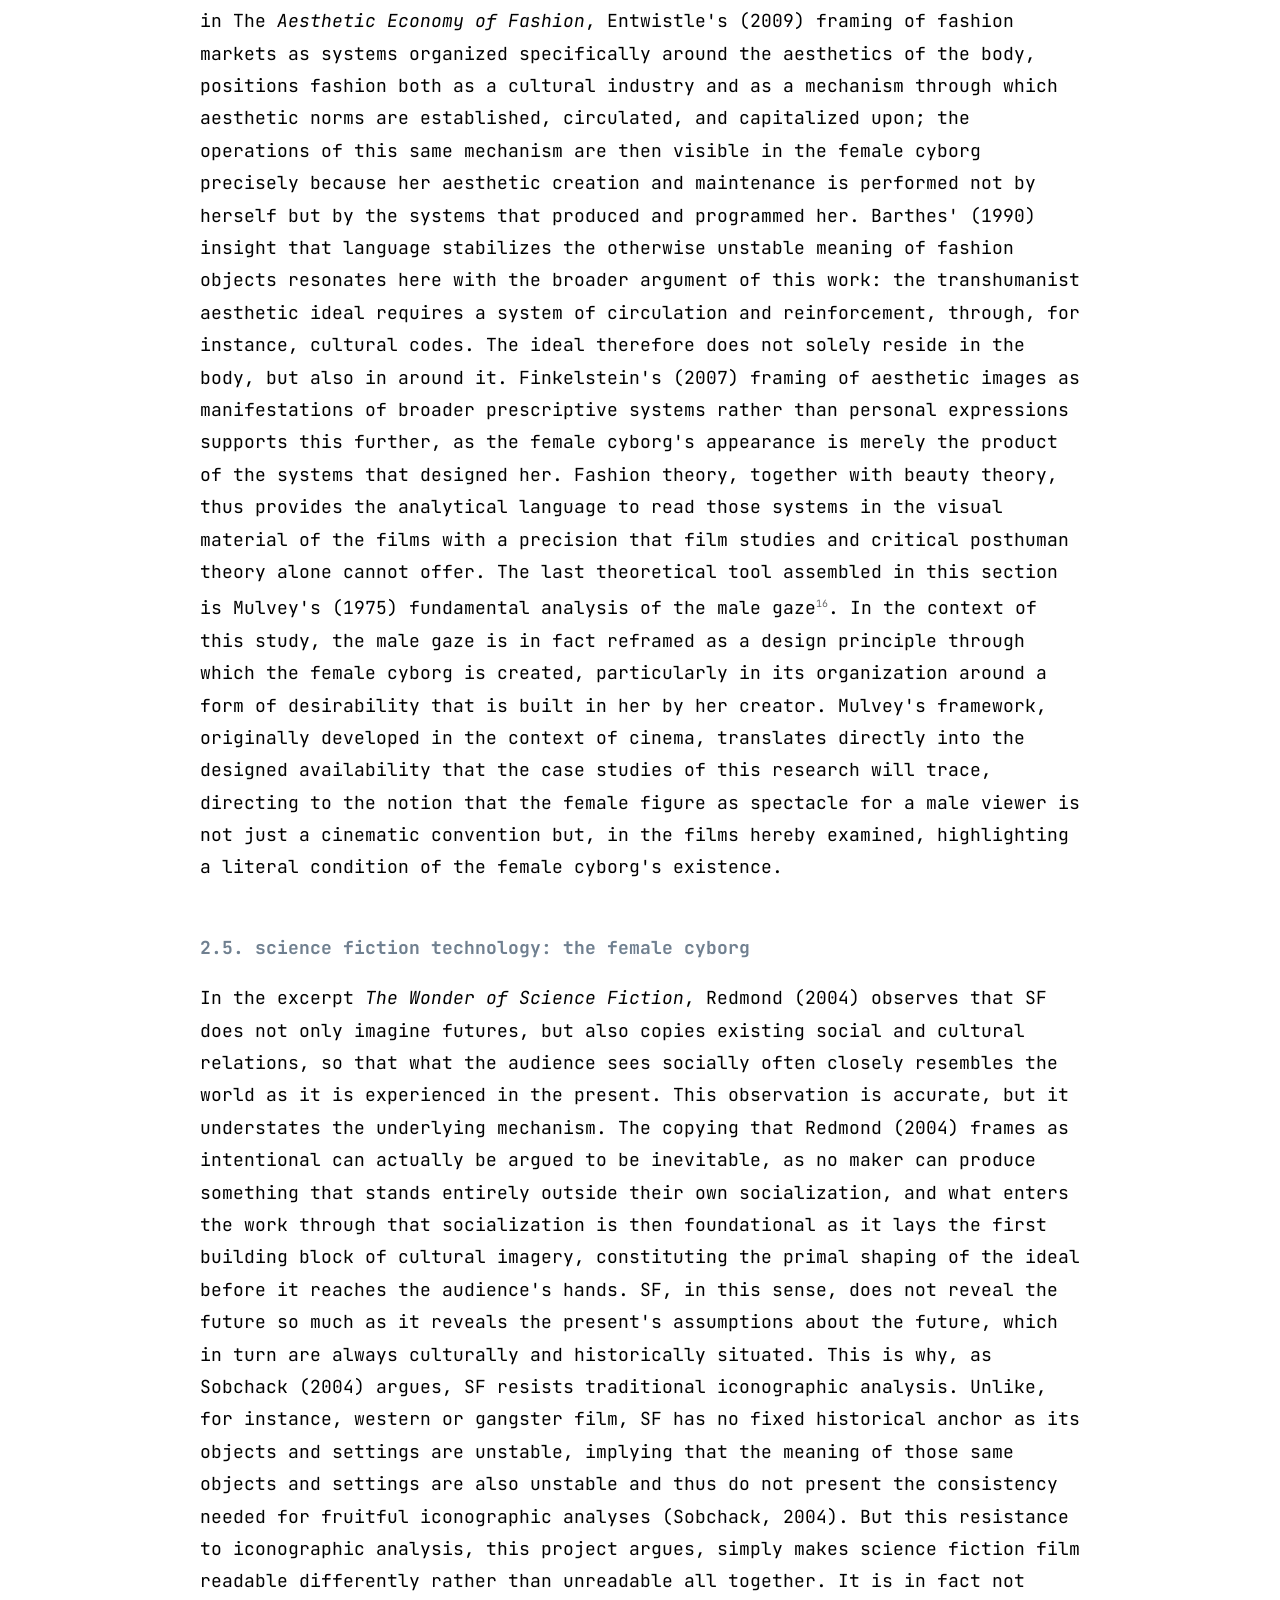
<file: thesis.html>
<!DOCTYPE html>
<html lang="en">
  <head>
    <meta charset="utf-8">
    <title>of techne and logos</title>
    <link rel="stylesheet" href="assets/main.CSS">
    <link rel="preconnect" href="https://fonts.googleapis.com">
  <link rel="preconnect" href="https://fonts.gstatic.com" crossorigin>
  <link href="https://fonts.googleapis.com/css2?family=JetBrains+Mono:wght@400;700&display=swap" rel="stylesheet">
  </head>
<body class = "main-body-layout">
    <section class="header-prologue-epilogue">
            <h4 class="top-page-header">programmed to perfection</h4>
    </section>
    <section>
      <pre class="ascii-art">                                      
                   #                      
                       .                  
                    :                     
                                          
                                          
                           *              
                         .                
                       -   .              
                        .                 
                                          
                          .               
                 :        : *             
                            :             
             .                            
                     .                    
             #   =   .      *             
                           .              
                                          
                  :     .                 
                                          
                    .%                    
                                          
                   .   .                  
                      #                   
                      =                   
                                          
                                          
                     .                    
                     # :                  
                   :               
      </pre>
    </section>
    <section>
        <!-- To include paragraphs add editional <p> paragraph text <p> -->
        <article class = "writings">
          
          <h1 class="header-chapter-title"> 1.introduction </h1> 
            <p>
                The cyborg: a hybrid dissolving boundaries between human and machine.
            </p>

            <p>In limbo between two conditions, the cyborg unsettles distinctions between identities.</p> 
                <p>What is a machine? What is a human?</p>
                <p>To which the female cyborg replies:</p> 
                <p>What is a woman if not a machine? What is a machine if not a woman?</p>
            
            <p>
                In feminist thought, the cyborg has long offered a promise through its hybridity. It is a figure whose terms of existence seemingly imply the dissolution of gender, the intertwining of human and machine, of the mind and the body, the programmer and the programmed, the maker and the made, the controller and the controlled. It<sup>1</sup> is an "it" which cannot be defined because definition implies a categorical identity, which is what the cyborg categorically denies. 
                
                It is thus in its denial and its promise that the cyborg challenges the dualism through which Western culture has organized and naturalized inequality.
                I want to introduce the present research by acknowledging this promise, embracing it, and hoping for its realization. Still, I do not believe it wise to follow promises of better futures blindly. It is exactly because of this that this project digs into imaginations of our present from the near past, to learn how to trace our current imaginations of the future back to the desires originating them in the present. Thus, this study appreciates the liberatory potential that cyberfeminist theory has long attributed to the cyborg while refusing to take it at face value as doing so would entail ignoring what the cyborg, in its dominant visual articulations, looks like. 
                Rather than approaching it as a figure of liberation, this research therefore repositions the female cyborg as the materialization of a disciplinary aesthetic ideal: a designed object in which fantasies of bodily transcendence through technology converge with deeply historical systems of gendered control, in part also enforced through aesthetics. Rooted in Actor-Network-Theory (Latour, 2005), this positioning follows the technofeminist belief that technologies do not emerge as blank slates, but instead they carry the systems from which they emerge, including those of gender, race, and class, into their form, function, and appearance (Wajcman, 2004). More specifically, the ideal this project examines is argued to be a transhumanist one, as it emerges from a cultural formation that treats the body not as the ground of existence but as a cage impeding ascendence beyond the human form and its condition, and which is envisioned to be transcended through technological design. This positioning thus favors Wajcman's technofeminist framework over Haraway's cyberfeminist speculation that the cyborg might dissolve those systems despite originating from them. The female cyborg examined in this research is therefore not studied for what she might become, but for what her design already reveals about the context that produced her.
            </p>

        <h1 class="subheader1"> - </h1>

            <p> 
              Inherently without a clear definition (Doane, 2004; Redmond, 2004), the cyborg cannot then be defined 
              for what it is, but rather each cyborg in analysis should be defined for what they are not, and only 
              then, by digging around their perimeters, we will then see what each shaped into.
              This research thus digs into the surroundings of Ava and Samantha, the respective protagonists 
              of the science fiction (SF) films <i>Ex Machina</i> and <i>Her</i>.
              The first, directed by Alex Gerland, was originally projected onto the big screen in 2014, 
              narrating a future that at the time felt much more distant in thought than it does today.
               <i>Ex Machina</i> portrays Nathan as a tech mogul akin to many of his non-fictional counterparts who, 
               at that time, in the early-to-mid 2010s, were building up today's tech monopoly. In a remote location, 
               he is working on building what Gerland frames as an "Artificial Intelligence" (AI), but which I argue 
               technically refers to an Artificial General Intelligence<sup>2</sup> (AGI), and which in the film is embodied by 
               Ava: the first subject and case study of this project. Undoubtedly designed to be perceived as "female", 
               and thus moulded to the idealized woman, she is introduced to Caleb - a programmer employed at Nathan's 
               tech company Bluebook<sup>3</sup> - through a series of sessions externally monitored by Nathan during which Ava's 
               put under the Turing test<sup>3</sup>.
              Then, there is <i>Her</i>. Released in 2013 and directed by Spike Jonze, the film depicts a future that 
              might have looked and felt further in time then, but which now speaks of present and still rising (techno-)social dynamics. 
              Theodor works as a ghostwriter of cards and letters to be sent to clients' loved ones, and while he is in the midst of his own divorce, 
              he eventually becomes a user of a new technology: a chatbot named OS that is comparable to today's AI assistants<sup>5</sup>, and which Theodor 
              can access from a designated device and his computer. It is once he activates the program that he meets "his" OS, Samantha. 
              Through their conversations, which happen bilaterally through voice conversation and unilaterally through video, being that 
              only Samantha that can see Theodor since she does not have a body<sup>6</sup>; the film shows the two falling in love and navigating a 
              human-OS relationship, and perhaps most of all, a relationship between a human and a disembodied entity.
              Together, the two films form a complementary corpus staging the transhumanist aesthetic ideal through a 
              visibly designed body, and the studied absence of another; and it is precisely this contrast that allows 
              for an analysis of how the same underlying system operates across fundamentally different modes of materiality.
            </p>

        <h1 class="subheader1"> 1.1. tracing the cyborg </h1>
              
            <p>
              Within this study, a cyborg is understood as a (SF) technology, which may be embodied or disembodied, and which meets three conditions: first, it passes as human in the ways its user or interlocutor interacts with it, even when the latter rationally knows they are facing a machine; second, its characteristics are deliberately designed to be human-like in aspect, sound, and/or behaviour; and third, the result is a blurrying of the divisions between human and machine that speaks to a condition we ourselves already inhabit. 
            </p>
              
            <p>
              This definition intentionally favors functionality rather than exhaustiveness by delimiting the object of inquiry without foreclosing the broader theoretical resonances that the cyborg carries, and it positions both Ava and Samantha within the same analytical category despite their very different modes of materiality, one being visibly embodied and the other entirely disembodied. It does not, however, claim to define the cyborg as a genre figure in any general sense. As Sobchack (2004) argues in the essay <i>Images of Wonder: The Look of Science Fiction</i>, SF technologies resist iconographic analysis precisely because of the vast individual differences between their articulations across the genre, pointing at differences so significant that no consistent visual grammar can be reliably established across them. It is for this reason that this study delimits its object of inquiry even further: the cyborg hereby examined is one that is presented as female to her interlocutor, created by men and/or designed for a male user, and whose embodied or disembodied presence materially enacts a patriarchal aesthetic ideal, which this research names “transhumanist aesthetic ideal”. Thus, without defining the cyborg universally, these parameters trace the specific perimeter within which this study operates, and it is within that same perimeter that Ava and Samantha can be read as articulations of the same underlying mechanism, however different the surfaces through which they express it may be. 
            </p>

        <h1 class="subheader1"> 1.2. relevance and rationale </h1>
        <h1 class="subheader2"> 1.2.a. science fiction as a site of culturl anxiety </h1>

            <p>
              Science fiction has long been the genre through which cultures visualize what they both fear and envision. Technology in particular has functioned as one of its most enduring subjects, not simply because it often comes to represent progress, but also because its future embodies the unknown, the threat of something that might surpass its creators and exceed their understanding and control. It is in this sense that SF film operates in the present work beyond a narrative medium by becoming a cultural diagnostic, and thus a site where anxieties about technology are given form, and where the ideological assumptions embedded in technological design become visible. 
              Lastly, what makes <i>Ex Machina</i> and <i>Her</i> particularly significant within this framework is their historical position. Released in the mid-2010s, both films speak of fears that were then speculative and are now lived realities, such as AI companions<sup>7</sup>, emotional dependency on AI systems, Large Language Models (LLM), the acceleration toward AGI, the consolidation of technological (and thus also social and economic) power in the hands of an increasingly smaller number of overwhelmingly male figures, and the looming prospect of technological singularity<sup>8</sup>. From the present moment, these films are no longer science fiction in any straightforward sense, as they have now become period documents of the cultural imagination from just before the reality they imagined had arrived. Hence, studying them now, from within that reality, makes their aesthetic and ideological choices urgently relevant as the ideology they materialize into their aesthetics is one we are already living with, and so it is far from fictional.
            </p>

        <h1 class="subheader2"> 1.2.b. the transhumanist aesthetic ideal </h1>

            <p>
              The transhumanist aesthetic ideal, although presented in this analysis through the lens of SF film, is already operational in the beauty industry's foundational premise that the body's natural trajectory toward ageing is a malfunction to be corrected rather than a condition to be inhabited; in the iterative nature of cosmetic surgery culture offering cumulative and yet perpetually unfinished pursuit of an aesthetic threshold that rises with each new procedure; and in the construction of the digital self as an idealized and curated image that does not age nor deteriorate, and which increasingly diverges from the (lived) body producing it.
            </p>

        <h1 class="subheader1"> 1.3.contribution and intervention </h1>

            <p>
              This research seeks to make two principal contributions to existing scholarship, the first of which is disciplinary: by examining image-making in SF film through a fashion-theoretical lens, the study demonstrates that costume, bodily design, and set design are visual elements functioning as sites through which transhumanist ideals are materialized. It is in fact in this line of thinking that I argue fashion and beauty theory provide tools for reading the gendered cyborg body that film studies and critical posthuman theory alone have not yet fully mobilized.
              Then, the second contribution is critical, allowing the work to intervene in dominant cyberfeminist and posthuman narratives, and offering a framework for understanding how transhumanist ideologies bring forth and intensify the regulation of bodies under the guise of technological innovation.
            </p>
            
        <h1 class="subheader1"> 1.4.research questions </h1>

            <p>
              The present research is structured around the following questions:
            </p>

        <h1 class="subheader2"> 1.4.a. central question </h1>

            <p>
              How is the female cyborg constructed as a transhumanist aesthetic ideal in science fiction film, and how do embodiment and designed interfaces materialize and enforce that ideal?
            </p>
        <h1 class="subheader2"> 1.4.b.sub-questions </h1>
            <p>
              <ol> 
                <li>How does the female cyborg's bodily and environmental design materialize gendered beauty norms deriving from transhumanism?</li>
                <li>How do the female cyborg's visual and environmental interfaces (e.g. costume, bodily design, architectural space, voice, and atmospheric cues) communicate gendered transhumanist ideals in both embodied and disembodied forms?</li>
                <li>What does the shift from the visibly embodied female cyborg (<i>Ex Machina</i>) to the disembodied and ambient female cyborg (<i>Her</i>) reveal about how gendered aesthetic control operates across different modes of materiality? And what does this reveal about the relationship between aesthetic control and materiality more broadly?</li>
                <li>Do processes of female cyborg creation reflect cultural continuities in gendered beauty standards, and if so, how do contemporary transhumanist fantasies build on or transform pre-existing beauty norms?</li>
              </ol>
            </p>

      <h1 class="subheader1"> 1.5.structure overview </h1>

            <p>
              Tracing the development of the central argument, this text progresses through seven interconnected chapters, each further developing and addressing the questions raised in this introduction.
              The theoretical framework establishes the conceptual lens through which the case studies are analysed. It begins by situating the research within critical posthumanism and its critique of transhumanism, before moving onto the discussion of material-semiotic production in technoscience and critical beauty studies. It then examines feminist Foucauldian analyses of technologies of the self (e.g. beauty practices and dress) through a technofeminist perspective, before finally turning to SF film as the primary site of analysis. Following, the methodology chapter outlines the qualitative and cross-disciplinary approach adopted in this analysis, combining frame-based film analysis with fashion and beauty theory through selective scene sampling, close visual and costume analysis, and theoretical synthesis. Next, the two case study chapters then conduct thematic visual analyses of selected scenes from each film, focusing on how embodiment and disembodiment as cyborg conditions shape the construction of the female cyborg. In doing so, they identify the visual tools employed to produce each condition. The subsequent discussion chapter then formulates the work’s own theoretical synthesis by integrating the findings from the case studies with the broader theoretical framework, returning to the research questions, acknowledging the study’s limitations, and proposing directions for future research. Finally, the conclusion explicitly answers the primary research question, bringing the research full circle by returning to the opening line of the introduction.
            </p>
      
    <hr>

    <div class="chapter-references">
        <p><span class="ref-number">1</span> The cyborg is referred to here through “it/its” when discussed as a science fiction artefact rather than as a subject. Conversely, the female cyborg is referred to through the pronouns “she/her” in order to emphasize the gendered construction of the figure, regardless of whether the analysis approaches her as subject or object. Although no such instances are present in this research, in the hypothetical cases in which a cyborg subject were to not be situated within the gender binary, the pronouns “they/them” would be employed to signal that distance from binary gender categories.</p>
        <p><span class="ref-number">2</span> <i>Artificial General Intelligence</i> is a form of AI that has yet to be reached, and which is popularly thought to be the step after generative AI. The former distinguishes itself from the latter in its (theoretical) ability to exceed human intelligence. Additionally, this technology is relevant in both the context of the film and that of the present moment as the acceleration to its achievement is one of the most urgent and predominant topics of debate both within  the tech industry and outside of it.</p>
        <p><span class="ref-number">3</span> <i>Bluebook</i> is introduced in Ex Machina (2014) as a search engine founded and owned by Nathan, and it is fictionalized to have the level of popularity in the industry that the viewer might compare to that of Google.</p>
        <p><span class="ref-number">4</span> The <i>Turing test</i> is a method first proposed by Alan Turing in 1950 to measure a machine’s intelligence by putting it to the test with that of a human, and its ultimate goal is to determine if the machine in question can pass as human to those interacting with it.</p>
        <p><span class="ref-number">5</span> <i>AI assistants</i> refer to software programs specialized in language-based interactions between user and chatbot. Examples of this include Gemini, Claude, ChatGPT, and Grok, respectively owned by Google, Anthropic, OpenAI, and SpaceX.</p>
        <p><span class="ref-number">6</span> Although technically one could argue that her body is the hardware she runs on, Samantha still frames herself as disembodied; this is to symbolize that the only body she recognizes as such is that of a human.</p>
        <p><span class="ref-number">7</span>As they most often were first ideated to be AI assistants, <i>AI companions</i> also function through language-based interactions with their user, but the core difference setting them apart is the emotional bonds the users of the latter feel towards them, turning them from “assistants” to “companions”. Less commonly within the broader public and more commonly within techno-positive and/or transhumanist niches, the term “companion” is often also used to embellish one’s use of generative AI by investing it of a collaborative connotation.</p>
        <p><span class="ref-number">8</span> <i>Technological singularity</i> is seen as the (theoretical) moment in which technological ability will surpass human intelligence and become self-sufficient, meaning that it will be able to update and improve itself autonomously. It is also important to note that a machine passing the Turing test, which has already been done through LLM’s, does not imply that technological singularity has been achieved.</p>
        <p><span class="ref-number">9</span> Although not a canonically recognized discipline such as that of fashion theory, I employ the term <i>beauty theory</i> to create a parallel between the two, and to affirm the latter as an interdisciplinary field for the cultural study of beauty both as an industry and a philosophical concept.</p>
    </div>

      <h1 class="header-chapter-title"> 2. theoretical framework </h1>

            <p>
              Repositioning the female cyborg as the embodiment of a disciplinary aesthetic ideal calls for a theoretical framework accounting for the politics of tech design, gendered beauty norms, and the mechanisms through which power operates upon bodies, while also incorporating the tools for analysis offered by fashion and beauty theory, in particular as they meet with cyborg theory<sup>10</sup>. This chapter thus develops such a framework through a cumulative argument in which each conceptual layer contributes to the establishment of the critical perspective from which the case studies are read.

            </p>
       <h1 class="subheader1"> 2.1. transhumanism and its critique </h1>     
            <p>
              The broadest theoretical orientation of this study is provided by critical posthumanism. Starting from Ferrando's (2019) and Braidotti's (2013, 2019) foundational work outlining the posthuman as a condition of entanglement within the material world as a whole (including all living species and technology), this framework positions itself in alignment with critical posthumanism. Against humanist frameworks that position the human as the measure of all things, critical posthumanism insists on relationality as constitutive rather than limiting, thus bringing forth a major philosophical distinction (Ferrando, 2019). It is this exact distinction that forms the ground on which this project stands, for what this research examines is what happens when that ground is refused, when the body is treated not as the condition of existence, but as an obstacle to it. In fact, where critical posthumanism embraces finitude, transhumanism pathologizes it; transhumanism in fact views the human body as defective and decaying hardware, an obstacle, something to be optimized, upgraded, and eventually transcended through technological intervention, and it is this that the female cyborgs of this analysis embody and materialize. Hayles (1999) in particular names what is at stake in this distinction with characteristic precision, warning against regarding the body as something superfluous to be overcome rather than the ground of being, a warning directed not at posthumanism itself but at its transhumanist distortions and their fantasies of information freed from its material substrate. Hence, it is against that fantasy, and in alignment with Hayles' alternative, that this research positions itself.
            </p>

        <h1 class="subheader1"> 2.2. material-semiotic production in technoscience </h1> 
            <p>
              Despite what was brought to surface in the previous subsection, naming transhumanism as the ideology under examination is not yet enough to explain how its ideals come to be designed into bodies, whether real or fictional. For that, a second passage is required, which this study does through Wajcman's <i>TechnoFeminism</i> (2004). By rejecting both technological determinism<sup>11</sup> and the utopian optimism of early cyberfeminism, Wajcman establishes something that is foundational to everything this project argues: technologies do not emerge as blank slates as they instead carry the systems of gender, class, and race into their function and form, including their aesthetics. 
              In this way, given that the act of design is always already a political act, the designed body - a technology - is always already a political object. This is why the female cyborgs examined in this analysis cannot be read as decontextualized and desocialized products of technological imagination. In fact, they are products of a specific cultural context, and as such their aesthetics reproduce the assumptions of that same context precisely because they are designed (Wajcman, 2004).
              Still, Wajcman’s framework also leans on Latour’s work on Actor-Network Theory (ANT) as a way of tracing how that context reinforces and extends the ideal through the interaction of multiple agents rather than through the intentions of any single one. Arguing that agency is distributed across networks of human and non-human actors (e.g. people, objects, institutions, infrastructures), Latour (2005) theorizes that the interactions of those same actors do not just reflect the social world, but produce it. When applied to the case studies of this research, ANT then makes visible that a focus on individual authorship or intention would obscure that the creation of a designed female body is never a singular act and always a networked event, involving surveillance infrastructures, data systems, social conditions, and the patriarchal cultural assumptions about beauty that circulate through all of these simultaneously. Consequently, the gendered aesthetic ideal designed onto and embodied by the cyborg is never produced by any individual creator alone, as it is also conditioned and thus co-produced by everything that creator is in turn embedded in, as the case study analyses will demonstrate in detail. Additionally, drawing directly from Jones' application of ANT to cosmetic surgery networks in <i>Skintight: An Anatomy of Cosmetic Surgery</i> (2008), it is possible to argue that if syringes, consulting rooms, and before-and-after images can be understood - as framed by Jones - as agents participating in the production of beauty ideals alongside doctors and patients, then, in the context of this study, costume, hardware, architectural space, and surveillant infrastructures can equally be understood as co-producers of the female cyborg within the transhumanist aesthetic ideal. It is thus within this framework that the visual and material elements of the case studies examined in this project will be read.
            </p>

      <h1 class="subheader1"> 2.3. the construction of the feminine ideal </h1>

            <p>Aesthetic labor, as developed by Elias, Gill, and Scharff (2017) in <i>Aesthetic Labour: Rethinking Beauty Politics in Neoliberalism</i>, is where the argument put forth so far finds embodiment. If ANT shows that the ideal is produced by networks, aesthetic labor names what happens at the point in which those networks meet the body: the simultaneously physical, psychological, cultural, and technological labor required to produce, maintain, and communicate aesthetic value. Unconfined to formal employment, this form of labor extends to the everyday practices of self-presentation and bodily maintenance that contemporary culture frames as personal choice while structuring as social obligation. In addition, it is also necessary to include emotional labor  alongside the physical and psychological given the affective demands placed on women to present themselves as perpetually available, warm, and oriented toward the comfort of others, which is in turn required to be mirrored in their appearance. Hence, the affective and aesthetic labor performed by the female cyborgs hereby examined is constitutive of their design, and it is adopting aesthetic labor as a framework that allows for this reading to emerge.
            Gill's (2007) analysis of femininity as a bodily property proves especially productive for the scope of this study. In <i>Postfeminist Media Culture</i>, Gill argues that femininity is organized around the body and its surfaces, and that it is through self-surveillance, discipline, and subsequent modification that female bodies are regulated. Relevantly here, Widdows' (2020) concept of the surgical beauty ideal<sup>12</sup> is directly generative for the analysis of how transhumanist design pursues an aesthetic ideal that is always approached and never fully reached, as the case study analyses will trace.</p>

    <h1 class="subheader1"> 2.4. beauty as a technology of the self </h1>

            <p>While aesthetic labor names the mechanism, Foucault points at the political structure that makes that very same mechanism coercive rather than chosen. In <i>Discipline and Punish</i> (1995), Foucault demonstrates that modern power operates not primarily through force but through the subconscious regulation of bodies, behaviors, and everyday practices by producing self-regulating and compliant subjects who internalize the norm so thoroughly that they enact it as if it were innate. Applied to beauty culture, this framework allows the transhumanist aesthetic ideal to be read as a disciplinary one, thus making the theoretical movement from Bakhtin (1984) to Foucault fundamental. Bakhtin's grotesque body, described as open, excessive, and resistant to containment, stands in opposition to canonical bodily norms that seek to smooth the body's surfaces. In contemporary aesthetic culture, however, this opposition has been inverted, as it is now the unmodified<sup>13</sup> and undisciplined body that is presented as grotesque, while the technologically designed body (e.g. through cosmetic surgery, data-driven dieting, beauty filters) is covertly - and yet tightly - associated with control, civilization and its progression. The female cyborg body, being designed, materializes this inversion in its most extreme and explicit form by itself being a body in which the civilizing process is not enacted through ongoing self-modification but rather inscribed at the moment of creation, making discipline inscribed into the cyborg be masked as a design choice of the maker, rather than concealing it as voluntary self-improvement. Particularly relevant here is Granata's (2016) articulation of dieting, fashion, and cosmetic surgery as technologies of the self - referencing Foucault’s (1988) work <i>Technologies of the Self</i>, as it provides the bridge between the latter Foucauldian analysis and the specific concerns of this study. Technologies of the self, in Foucault's framework, are the practices through which individuals act on their own bodies in order to conform to normative ideals, and it is precisely through them that the female cyborg materializes; this signals a mechanism which this project argues can even be taken further, suggesting that perhaps the goal is not so much so to conform to a normative ideal, but rather to meet an unreachable idealization for which the female cyborg has already been optimized. 
            Surveillance, understood through Foucault's panopticon and its feminist extensions like the omnopticon<sup>14</sup>, the gynaeopticon<sup>15</sup>, and the various self-surveillant forms that digital culture has produced (Elias et al. 2017), is the mechanism through which discipline operates spatially and relationally in both case studies; this ultimately brings forth that the surveillant architectures of the films examined in this analysis are not simply narrative devices but also aesthetic systems designed to produce and maintain the ideal through the continuous pressure of surveillance.
            The adoption of a fashion-theoretical schema, then, is where everything converges, emerging from the preceding frameworks as the central site of this project in which aesthetic discipline and transhumanist visions of human transcendence through technology meet in their most material form: the fashioned body and its design. Relevantly, in The <i>Aesthetic Economy of Fashion</i>, Entwistle's (2009) framing of fashion markets as systems organized specifically around the aesthetics of the body, positions fashion both as a cultural industry and as a mechanism through which aesthetic norms are established, circulated, and capitalized upon; the operations of this same mechanism are then visible in the female cyborg precisely because her aesthetic creation and maintenance is performed not by herself but by the systems that produced and programmed her. Barthes' (1990) insight that language stabilizes the otherwise unstable meaning of fashion objects resonates here with the broader argument of this work: the transhumanist aesthetic ideal requires a system of circulation and reinforcement, through, for instance, cultural codes. The ideal therefore does not solely reside in the body, but also in around it. Finkelstein's (2007) framing of aesthetic images as manifestations of broader prescriptive systems rather than personal expressions supports this further, as the female cyborg's appearance is merely the product of the systems that designed her. Fashion theory, together with beauty theory, thus provides the analytical language to read those systems in the visual material of the films with a precision that film studies and critical posthuman theory alone cannot offer.
            The last theoretical tool assembled in this section is Mulvey's (1975) fundamental analysis of the male gaze<sup>16</sup>. In the context of this study, the male gaze is in fact reframed as a design principle through which the female cyborg is created, particularly in its organization around a form of desirability that is built in her by her creator. Mulvey's framework, originally developed in the context of cinema, translates directly into the designed availability that the case studies of this research will trace, directing to the notion that the female figure as spectacle for a male viewer is not just a cinematic convention but, in the films hereby examined, highlighting a literal condition of the female cyborg's existence.</p>

    <h1 class="subheader1"> 2.5. science fiction technology: the female cyborg </h1>       

            <p>In the excerpt <i>The Wonder of Science Fiction</i>, Redmond (2004) observes that SF does not only imagine futures, but also copies existing social and cultural relations, so that what the audience sees socially often closely resembles the world as it is experienced in the present. This observation is accurate, but it understates the underlying mechanism. The copying that Redmond (2004) frames as intentional can actually be argued to be inevitable, as no maker can produce something that stands entirely outside their own socialization, and what enters the work through that socialization is then foundational as it lays the first building block of cultural imagery, constituting the primal shaping of the ideal before it reaches the audience's hands. SF, in this sense, does not reveal the future so much as it reveals the present's assumptions about the future, which in turn are always culturally and historically situated. This is why, as Sobchack (2004) argues, SF resists traditional iconographic analysis. Unlike, for instance, western or gangster film, SF has no fixed historical anchor as its objects and settings are unstable, implying that the meaning of those same objects and settings are also unstable and thus do not present the consistency needed for fruitful iconographic analyses (Sobchack, 2004). But this resistance to iconographic analysis, this project argues, simply makes science fiction film readable differently rather than unreadable all together. It is in fact not through the consistency of its objects but through the consistency of its social structures that an iconographic analysis of SF imagery becomes possible, and it is exactly those social structures (e.g. the gendered assumptions embedded in technological design, the aesthetic ideals inscribed into designed bodies, etc.) that the present work traces. Costumes and props, as Sobchack (2004) notes, become objects of totemic significance in SF, and it is precisely as totemic objects are carriers of ideological meaning rather than mere narrative detail that the costume and bodily design of Ava and Samantha are read here.
            Doane (2004) makes the connection between science fiction, technology, and gender explicit in terms that speak directly to the concerns of this research. “When technology intersects with the body in the realm of representation”, she argues, “the question of sexual difference is inevitably involved” (Doane, 2004, p.182), and adding that “it is striking how often it is the woman who becomes the model of the perfect machine” (Doane, 2004, p.182). Doane (2004) also suggests that anxiety about technology is consistently displaced onto the figure of the woman, making the female body the site on which technological fantasies and fears are simultaneously projected and resolved. 
            It can be argued then, that the female cyborg is not simply a character who happens to be female; she is the genre's preferred figure for working through its anxious relationship to technology, which means that reading her aesthetic construction carefully is a direct route into the ideological core of the films that produce her. </p>

            <div class="chapter-references">
        <p><span class="ref-number">10</span><i>Cyborg theory</i> touches upon the societal impacts of technoscience and its developments overtime, and encapsulates “a myth system waiting to become a political language to ground one way of looking at science and technology and challenging the informatics of domination”, thus allowing (cyborg) theory-production to ground itself in the study of “boundaries, their construction and deconstruction” (Haraway, 1991, p.33)</p>
        <p><span class="ref-number">11</span> <i>Technological determinism</i> holds that technology develops according to its own internal logic and that it produces social change as an inevitable consequence, effectively positioning technology as an autonomous force that shapes society rather than the former being shaped by the latter.</p>
        <p><span class="ref-number">12</span>A cumulative standard that raises the threshold for acceptable appearance with each new technological possibility.</p>
        <p><span class="ref-number">13</span>“Unmodified” here is employed solely in its cosmetic iteration, and thus does not refer to any procedures done within gender-affirming care.</p>
        <p><span class="ref-number">14</span>The <i>omnopticon</i> derives from the figure of the panopticon, and it is a reciprocal (social) surveillance system for which everyone surveils everyone, meaning that everyone is also watched by everyone.</p>
        <p><span class="ref-number">15</span>Originating from the panopticon, the <i>gynaeopticon</i> is a form of social surveillance targeting women, and which is most often enforced by other women.</p>
        <p><span class="ref-number">16</span>The <i>male gaze</i>, as explained by Laura Mulvey, originally references the tendency in film to position women as objects of male desire both figuratively through narration and materially through mise-en-scène, thus offering a deeply patriarchal and passive portrait of female characters.</p>
        </div>

      <h1 class="header-chapter-title"> 3. methodology </h1>

            <p>This research adopts a qualitative research approach, combining film analysis with fashion theory and critical posthumanism to examine the female cyborg as a visually constructed transhumanist aesthetic ideal. It is in fact with this objective that the methodology is organized around five interconnected stages that together enable cross-disciplinary movement.</p>

            <p>The research begins with conceptual delimitation and corpus selection. In fact, rather than defining the cyborg positively, this study defines it negatively by establishing what it is not within this specific inquiry, all in order to produce a precise and workable object of analysis. The corpus then is purposely limited to two films, <i>Ex Machina</i> (Garland, 2014) and <i>Her</i> (Jonze, 2013), a selection guided by the complementary relationship between their respective articulations of the cyborg: one embodied and visually designed, the other disembodied and ambient. This limitation is therefore one that is also set to prioritize depth of analysis over breadth of coverage, following the framework of purposeful sampling as outlined by Patton (2002), in which corpus selection is driven by the research question the research seeks to answer. Additionally, rather than analyzing the films narratively or chronologically, key scenes are identified through analytical segmentation, and thus isolating recurring visual situations that concentrate the central concerns of the research, which within this paper include scenes of bodily display, costume, surveillance, spatial confinement, and the construction of intimacy. Once identified, scenes are then subjected to thematic visual mapping, a process that allows visual patterns to emerge across the corpus before close analysis begins. Overall, this approach is informed by close reading methodologies established within film studies (Bordwell & Thompson, 2004), but which are reoriented here through a fashion lens in which the close reading of film studies conventionally attends to elements such as cinematography, editing, and mise-en-scène as carriers of narrative meaning, this study redirects that attention toward the body, its adornment, and its designed interfaces as the primary site of analysis. Following, the selected scenes undergo frame-based formal analysis (Rose, 2001), focusing especially on how bodies are curated through costume, bodily design, architectural staging, and set design. Costume in particular is examined as a corporeal interface rather than as symbolic adornment, consequently formulating the body as a designed surface through which ideals of femininity are materialized and communicated. This approach draws directly on fashion theory's understanding of dress as an embodied practice that is simultaneously material, social, and aesthetic (Entwistle, 2023), extending it into the context of the designed cyborg body where the boundary between clothing and body is itself unstable. In the second case study, this approach extends further to the analysis of environmental and atmospheric elements (e.g. light, color, sound, spatial composition) that can be employed to construct an aestheticized presence in the absence of a body. Furthermore, a limited interpretive discourse analysis supplements the visual study where narrative content bears directly on the research questions: specifically, in scenes where dialogue, framing, and narrative converge to make the conditions of the cyborg's construction explicit. Still, this is not to take the form of a full discourse analysis in the sense established by Fairclough (2013), but rather a selective and subordinate method that is employed to contextualize visual findings rather than to generate independent analytical claims.
            Finally, findings from both case studies are drawn together through theoretical synthesis, which is successively integrated within critical posthuman, technofeminist, and Foucauldian frameworks to develop aesthetic discipline as an operative analytical concept. Throughout, the study maintains a reflexive orientation toward its own interpretive processes, acknowledging that frame-based visual analysis is inherently selective and that the readings it produces are positioned and shaped by the theoretical frameworks brought to bear on the material, as well as by my disciplinary location as a researcher within critical fashion studies.</p>

      <h1 class="header-chapter-title"> 4. the embodied ideal: <i>Ex Machina</i> </h1>

            <p><i>Ex Machina</i> (Garland, 2014) presents Ava to the viewer explicitly as a body in which artificial intelligence resides, and implicitly as an aesthetic object. Designed and housed by Nathan within a remote facility, Ava is shown in the film already complete, thus showing that the ideal she embodies as embedded onto her before narration even begins.</p>

    <h1 class="subheader1"> 4.1. the creator and the created </h1> 
  
              <figure class="still-image">
                <img src="assets/images/fig1.png"
                  alt="Description of the image">
                  <figcaption>
                    Figure 1. [37:13] Caleb visits Nathan’s lab.
                  </figcaption>
              </figure>
                
            <p>On Nathan’s workbench (Fig. 1) lie the remnants of previous facial prototypes, positioning Ava as only the latest and most successful product yet of an ongoing pursuit of perfection; and it is in this strong visualization of her creation as an iterative process that aesthetic and technological criteria are once again made to appear inseparable. 
    
              <figure class="still-image">
                <img src="assets/images/fig2a.png"
                  alt="Description of the image">
                  <figcaption>
                    Figure 2a. [1:28:13] Ava sees her own prototype.
                  </figcaption>
              </figure>
  
                  
              <figure class="still-image">
                <img src="assets/images/fig2b.png"
                  alt="Description of the image">
                  <figcaption>
                    Figure 2b. [1:28:14]  Ava sees her own prototype.
                  </figcaption>
              </figure>

                  
              <figure class="still-image">
                <img src="assets/images/fig2c.png"
                  alt="Description of the image">
                  <figcaption>
                    Figure 2c. [1:28:19] Ava sees her own prototype.
                  </figcaption>
              </figure>
                
            The hallway outside her room (Fig. 2) further extends this argument spatially, lining the wall to Ava’s room with the faces that preceded her, making both her face and the architecture surrounding her become an archive of their creator’s ideological ambition. 
            What makes this process of creation particularly significant is the resulting interface and the means through which it was made possible. Indeed, Nathan built Ava's capacity for facial expression by mining the camera data of every device running BlueBook, his own search engine, harvesting the facial movements of millions of users without their knowledge to construct a database from which Ava's affective repertoire was drawn. In addition to this, that Ava's physical appearance was specifically modeled on data drawn from Caleb's pornographic search history makes explicit that the aesthetic ideal embodied by Ava was sourced directly from male desire. Her appearance, in other words, is an extraction assembled from the surveilled emotions of unknowing users, and then recomposed into an idealized form. Surveillance here is therefore constitutive of the mechanism through which human emotion is processed into aesthetic output, and thus also of the ideal central to this project.</p>

    <h1 class="subheader1"> 4.2. the female cyborg body as aesthetic object </h1> 

        
              <figure class="still-image">
                <img src="assets/images/fig3.png"
                  alt="Description of the image">
                  <figcaption>
                    Figure 3. [12:35] Session 1 - Caleb’s first sight of Ava.
                  </figcaption>
              </figure>
                  
              <figure class="still-image">
                <img src="assets/images/fig4.png"
                  alt="Description of the image">
                  <figcaption>
                    Figure 4. [12:35] Session 1 - Caleb’s first sight of Ava.
                  </figcaption>
              </figure>
  
            <p>Ava's body can be read as holding two registers in simultaneous tension (Fig.3,4). Her torso and limbs are transparent, revealing the mechanical inner workings beneath, while her face, hands, and the fitted hardware that sheathes her chest and upper legs conform precisely to a recognizable ideal of female beauty. She is not designed to pass as human visually in any complete or seamless sense; rather, her body makes its own construction visible while also ensuring that what is visible remains within a deeply gendered and human-like beauty standard. The partial transparency of her body therefore renders the machine unambiguous, arguably so that the beauty (ideal) layered over it may read as deliberate.
            The hardware that covers her chest and upper legs occupies a particularly ambiguous visual account. Fitted, smooth, and neutral-coloured (while also not skin-toned), it reads simultaneously as body and as clothing, suggesting that the surface mimics the appearance and function of a garment without necessarily being one, covering the body in a second skin that is indistinguishable from the body itself; and it is this conflation of body and dress that the dressing scenes later analysed will develop further.</p>

                
              <figure class="still-image">
                <img src="assets/images/fig5.png"
                  alt="Description of the image">
                  <figcaption>
                    Figure 5. [31:42] Session 2 - Ava talks to Caleb.
                  </figcaption>
              </figure>

            <p>While Ava's body outlines explicitly the tension between the mechanical and the organic, the face loosens it by appearing so human-like (Fig.5) and consonant with established norms of attractiveness that its artificiality becomes almost secondary; and that this face was assembled from data extracted from human bodies and the emotions through them expressed, only sharpens that the standard it embodies is once again derived.</p>

    <h1 class="subheader1"> 4.3. the fashioned body as interface </h1> 
    <h1 class="subheader2"> 4.3.a. Ava </h1>  

                  <figure class="still-image">
                <img src="assets/images/fig6.png"
                  alt="Description of the image">
                  <figcaption>
                    Figure 6. [39:51] Session 3 - Ava talks to Caleb.
                  </figcaption>
              </figure>

            <p>The dressing sequence begins with an instruction for which Ava asks Caleb to close his eyes and wait (Fig. 6). The request is small but structurally significant as it establishes the scene as a prepared presentation choreographed by Ava herself for a specific single viewer. What follows is a sequence of slow and apparently deliberate choices (Figs. 7-8): Ava moves through her wardrobe, looks through the pieces and picks one out to then dress herself with a care that frames the act as solely adorning and expressive. In dressing herself, Ava therefore appears to author her own image, though the criteria through which she does so were programmed into her.</p>

                <figure class="still-image">
                <img src="assets/images/fig7.png"
                  alt="Description of the image">
                  <figcaption>
                    Figure 7. [41:17] Session 3 - Ava looks through her closet.
                  </figcaption>
              </figure>

                  <figure class="still-image">
                <img src="assets/images/fig8.png"
                  alt="Description of the image">
                  <figcaption>
                    Figure 8. [41:38] Session 3 - Ava gets dressed.
                  </figcaption>
              </figure>

                <figure class="still-image">
                <img src="assets/images/fig9.png"
                  alt="Description of the image">
                  <figcaption>
                    Figure 9. [42:15] Session 3 - Ava looks at herself in the mirror.
                  </figcaption>
              </figure>

            <p>The mirror scene that interrupts her preparation holds exactly this ambiguity. At 42:15 (Fig. 9), Ava pauses to look at herself in a brief but methodical moment in which her gaze is directed not at Caleb, nor at the camera, but solely at her own reflection. It is the only moment in the entire dressing sequence in which she is both the subject and the object of observation, presenting once more a seemingly autonomous act of aesthetic self-appraisal. The mirror therefore reflects not only Ava but also the gendered aesthetic ideals she was built to embody, so that self-fashioning and internalized appraisal become indistinguishable from one another.</p>

                <figure class="still-image">
                <img src="assets/images/fig10.png"
                  alt="Description of the image">
                  <figcaption>
                    Figure 10. [42:29] Session 3 - Ava walks over to Caleb.
                  </figcaption>
              </figure> 

                <figure class="still-image">
                <img src="assets/images/fig11a.png"
                  alt="Description of the image">
                  <figcaption>
                    Figure 11.a. [42:42] Session 3 - Ava walks over to Caleb.
                  </figcaption>
              </figure>

                <figure class="still-image">
                <img src="assets/images/fig11b.png"
                  alt="Description of the image">
                  <figcaption>
                    Figure 11.b. [42.39] Session 3 - Ava walks over to Caleb.
                  </figcaption>
              </figure>

            <p>When she walks toward Caleb, she pulls at her sleeves (Fig. 10), introducing a first hint at her own hesitation before showing herself to him. Afterward, Ava stops once more to adjust her dress before her reveal (Fig.11), creating yet another moment of  hesitation that briefly suspends the otherwise controlled nature of the performance. Then, after inviting him to open his eyes, and so also (implicitly) to look at her, without waiting for Caleb to speak, she twirls in front of him, for him.</p>

                  <figure class="still-image">
                <img src="assets/images/fig12a.png"
                  alt="Description of the image">
                  <figcaption>
                    Figure 12.a. [42.42] Session 3 - Ava twirls in front of Caleb.
                  </figcaption>
              </figure>

                  <figure class="still-image">
                <img src="assets/images/fig12b.png"
                  alt="Description of the image">
                  <figcaption>
                    Figure 12.b. [42.42] Session 3 - Ava twirls in front of Caleb.
                  </figcaption>
              </figure>            

            <p>The twirl precedes his response, and perhaps it does not even request it at first. She presents herself fully (Fig. 12), rotating so that her every angle is offered to his view, and then, kneeling in front of him, asks "How do I look?" - posing what can be perceived as a rhetorical question that functions less as genuine curiosity and more as a closing of the performance.</p>

                <figure class="still-image">
                <img src="assets/images/fig13.png"
                  alt="Description of the image">
                  <figcaption>
                    Figure 13. [43:24] Session 3 - Ava questions Caleb.
                  </figcaption>
              </figure>

            <p>Focusing on her now dressed body, it can be argued that her clothing now partly conceals the transparent sections of her body, drawing her closer to a human body, one that is whole and organic, and not synthetic, modular, and broken up by the wires connecting the many pieces of her fabricated hardware. It could also be added that it participates in a fantasy of a life outside the facility, particularly demonstrated as Ava explicitly frames the outfit in relation to the date she imagines having with Caleb beyond the walls outlining her constriction, and therefore investing the garments with an aspirational dimension that exceeds their immediate function. Thus, here, concealment, aspiration, and performance coexist within the same scene.</p>

                <figure class="still-image">
                <img src="assets/images/fig14a.png"
                  alt="Description of the image">
                  <figcaption>
                    Figure 14.a. [45:04] Ava undressing.
                  </figcaption>
              </figure>

                  <figure class="still-image">
                <img src="assets/images/fig14b.png"
                  alt="Description of the image">
                  <figcaption>
                    Figure 14.b. [45:18] Celeb looks at Ava through the surveillance system as she gets undressed.
                  </figcaption>
              </figure>

                  <figure class="still-image">
                <img src="assets/images/fig14c.png"
                  alt="Description of the image">
                  <figcaption>
                    Figure 14.c. [45:18] Celeb looks at Ava through the surveillance system as she gets undressed.
                  </figcaption>
              </figure>            

            <p>The undressing scene that follows Session 3 reframes what has just been established. At 45:04 (Fig. 14.a.), Caleb watches Ava from his room through the surveillance system as she undresses herself, which might initially read as private to Ava were it not for the frame 45:15 (Fig. 14.b.) in which Ava turns and looks directly into the camera. She knows she is being watched, and she makes that knowledge visible to Caleb, her viewer (Fig. 14.c.). 
            The surveillance infrastructure that Nathan built here is therefore acknowledged by its object, Ava, who redirects it toward Caleb by incorporating it into her performance, dressing and undressing within its frame as though the gaze were simply another condition of her existence incorporated in her subconscious.</p>

            <br>
            <br>

    <h1 class="subheader2"> 4.3.b. Kyoko </h1> 

            <p>If Ava represents the transhumanist aesthetic ideal at its most elaborated, then Kyoko represents the same ideal at its most reductive. In fact, depicted as Nathan’s silent domestic and sexual servant, she does not speak and only serves her creator. Thus, even if with different scopes, that both were created by the same person marks their positioning as different points on the same continuum.</p>

               
                  <figure class="still-image">
                <img src="assets/images/fig15f.png"
                  alt="Description of the image">
                  <figcaption>
                    Figure 15. [1:12:25] Kyoko peels back to reveal her machinic self to Caleb.
                  </figcaption>
              </figure>            
 
              

            <p>The moment Kyoko peels back a section of her own skin to reveal the mechanical structure beneath (Fig.15) is among the film's most meaningful visuals. It mirrors in reverse Ava's dressing scene, as where Ava uses clothing to layer a human surface over her mechanical infrastructure, Kyoko removes her surface to expose what lies beneath it, collapsing the distinction between the cyborg body and its concealment. Kyoko skin, in this moment, functions as clothing in its being a wearable and thus removable layer, highlighting explicitly that the female cyborg body here is always already a designed surface, assembled and applied rather than grown or permanently inhabited.</p>

      <h1 class="header-chapter-title"> 5. the disembodied ideal: <i>Her</i> </h1>

            <p><i>Her</i> (Jonze, 2013) presents a female cyborg whose gendered ideal is realized not through the designed body itself but through the visualization of its absence. </p>

                           
                  <figure class="still-image">
                <img src="assets/images/fig16.png"
                  alt="Description of the image">
                  <figcaption>
                    Figure 16. [1:10:44] The OS phone opened flat.
                  </figcaption>
              </figure> 

                             
                  <figure class="still-image">
                <img src="assets/images/fig17.png"
                  alt="Description of the image">
                  <figcaption>
                    Figure 17. [48:48] The OS phone pinned to Theodore’s clothing.
                  </figcaption>
              </figure> 

    <h1 class="subheader1"> 5.1. the absent body </h1> 

            <p>Samantha's relationship to embodiment is established early on in the film as one of longing. She does not identify with the hardware she runs on - the foldable OS phone Theodore carries in his front shirt pocket (Fig. 17), kept in place with a safety pin and displaying the notification <i>Hello, I'm Samantha</i> (Fig. 16) by default - nor does she frame that hardware as her body in any meaningful sense at any point during the film. Instead, she positions herself as a disembodied being for whom the only "true" body would be a human one.</p>

                           
                  <figure class="still-image">
                <img src="assets/images/fig18a.png"
                  alt="Description of the image">
                  <figcaption>
                    Figure 18.a. [46:09] Theodore walks while Samantha is pinned to his shirt.
                  </figcaption>
              </figure> 

                             
                  <figure class="still-image">
                <img src="assets/images/fig18b.png"
                  alt="Description of the image">
                  <figcaption>
                    Figure 18.b. [46:28] Theodore runs to make Samantha feel the chaos of movement and of the crowd.
                  </figcaption>
              </figure> 

            <p>As exemplified in the figures 18.a and 18.b, being Theodore the carrier of the OS device, her view of the world is literally Theodore's, making it possible to speculate that in some way his body becomes her device through which to live a life she couldn’t otherwise. In other words, his body almost substitutes hers.</p>

            <p>Samantha’s voice echoes as perhaps the most embodied dimension of her presence, and its casting is definitely of significance. Playing Samantha, Scarlett Johansson's voice is textured, at times raspy, and yet soft, carrying a meaning that has long been culturally coded as intimate and seductive, thus signaling qualities that, in the absence of a face or body to distribute attention across, concentrate entirely into sound. Every emotional nuance Samantha communicates, ranging from hesitation, to desire, curiosity, or distress, must in fact pass through sound alone, making her voice communicate what physical proximity would otherwise share. Her voice therefore becomes, in effect, her most material feature.</p>
                           
                  <figure class="still-image">
                <img src="assets/images/fig19.png"
                  alt="Description of the image">
                  <figcaption>
                    Figure 19. [1:45:21] A passerby talks to an OS.
                  </figcaption>
              </figure> 

            <p>The film's portrayal of Samantha's multiplicity further develops the theme of disembodiment.
            Nearing the film's end, Theodore passes through a metro exit and notices that many of the men around him are carrying the same device he uses to speak to her (Fig. 19); so when he asks her how many people she is simultaneously talking to, even wondering how many she is simultaneously in love with, her answers shatter what he had understood as a monogamous relationship. Embodiment, by definition, precludes this kind of multiplicity as a body can only be singular, in one place, with one person, at one time. It is in fact Samantha's capacity for simultaneity what her disembodiment makes possible, and it is multiplicity that Theodore finds unbearable. The scene therefore frames multiplicity as a rupture, presenting it as the point at which disembodiment exceeds what the relationship's emotional bandwidth can withstand.</p>

    <h1 class="subheader1"> 5.2. disembodied intimacy </h1> 

                   
                  <figure class="still-image">
                <img src="assets/images/fig20.png"
                  alt="Description of the image">
                  <figcaption>
                    Figure 20. [42:29] Theodor and Samantha have sex.
                  </figcaption>
              </figure> 

            <p>The film's two scenes in which sex is either had or initiated, approach Samantha's disembodiment from opposite directions. The first, between Theodore and Samantha, is shown as a completely black screen (Fig. 20), relying on no imagery but on voice alone. The visual absence is total, framed as the only honest visual language for a sexual encounter in which one body is present and the other is not. Still the darkness does not diminish the scene's intimacy; rather, it re-organizes it entirely around sound, making their voices the scene's only sensory surface.</p>

                 
                  <figure class="still-image">
                <img src="assets/images/fig21.png"
                  alt="Description of the image">
                  <figcaption>
                    Figure 21. [1:14:28] Samantha shows Theodore Isabella.
                  </figcaption>
              </figure> 

            <p>The second scene, instead, operates through substitution. Samantha, feeling disconnected and insecure about her disembodiment, proposes that Isabella (a human surrogate who volunteers for OS-human relationships) physically stand in for her during an encounter with Theodore (Fig. 21).</p>

                           
                  <figure class="still-image">
                <img src="assets/images/fig22.png"
                  alt="Description of the image">
                  <figcaption>
                    Figure 22. [1:16:08] Theodore meets Isabella with Samantha pinned to his pocket.
                  </figcaption>
              </figure> 

            <p>In the scene in which the proposition is then enacted (Fig. 22), Samantha narrates while Isabella moves but does not speak, implying that her body is present but her interiority has been evacuated, and thus functioning as a vessel for Samantha to occupy her. In turn Theodore's discomfort escalates until he ends the encounter entirely. The scene works narratively to make Samantha's absence felt through the inadequacy of substitution as the body that arrives in her place only makes clearer what cannot be replaced while simultaneously producing an image of female embodiment as instrumentalized surface, and which is defined entirely by its function within alien (male) pleasure framed as necessity.</p>

    <h1 class="subheader1"> 5.3. the visualization of an absent body </h1> 

            <p>The strongest visual argument the film makes about Samantha's absent body is entirely compositional. Across a series of scenes that span in the entirety of the film, Theodore is consistently placed toward the edge of the frame rather than at its center when in conversation with Samantha, creating a positioning that is structured to leave space within the image that another body would, in any other film, occupy.</p>

                           
                  <figure class="still-image">
                <img src="assets/images/fig23.png"
                  alt="Description of the image">
                  <figcaption>
                    Figure 23. [49:04] Theodore takes Samantha to the beach.
                  </figcaption>
              </figure> 

            <p>For instance, showing Theodor and Samantha at the beach (Fig. 23), the frame opens beside him in a way that delineates Samantha's absence so precisely that it feels almost material, bringing the viewer to see the negative space where she would stand not as empty, but as if it is being  so much as held.</p>

                           
                  <figure class="still-image">
                <img src="assets/images/fig24.png"
                  alt="Description of the image">
                  <figcaption>
                    Figure 24. [1:30:08] Theodore and Samantha talking.
                  </figcaption>
              </figure> 

            <p>Additionally, as shown in figure 24, he looks down and to the left where her device rests on his jacket, which sits on the bench, as though she herself is sitting beside him, therefore structuring the frame to honor the fiction of her physical presence while also making its impossibility visible.</p>
              
                  <figure class="still-image">
                <img src="assets/images/fig25.png"
                  alt="Description of the image">
                  <figcaption>
                    Figure 25. [1:30:56] Theodore and Samantha talking.
                  </figcaption>
              </figure> 

            <p>Another example is found at 1:30:56 (Fig. 25), when his mouth moves in conversation and his gaze directs itself toward a gap between his body and the railing beside him, highlighting a space the composition has reserved for her.</p>

                           
                  <figure class="still-image">
                <img src="assets/images/fig26.png"
                  alt="Description of the image">
                  <figcaption>
                    Figure 26. [1:30:56] Amy and Theodor (final scene).
                  </figcaption>
              </figure> 

            <p>This visual method is resolved only in the film's final scene (Fig. 26), in which Theodore and Amy sit together at the center of the frame on a rooftop as the city glows warm behind them. The framing that throughout the film has portrayed Samantha's absence as a structural imbalance finally finds its equilibrium, but through Amy's body rather than Samantha's embodiment, ultimately restoring the compositional method the film has been employing throughout its unfolding.</p>

    <h1 class="subheader1"> 5.4. costume and set design </h1> 

            <p>In the absence of a body onto which the transhumanist aesthetic ideal can be placed, <i>Her</i> redistributes its visual articulations onto the surfaces surrounding Samantha, primarily those of Theodore's costume and the surrounding environment. The warm-cool tonal axis organizing both is therefore not simply a directorial language for emotional legibility. It is a compensatory system that constructs a distributed aesthetic presence for Samantha in place of a literal one, therefore relocating the ideal rather than making it disappear with the body.</p>

                           
                  <figure class="still-image">
                <img src="assets/images/fig27a.png"
                  alt="Description of the image">
                  <figcaption>
                    Figure 27.a. [53:21] Theodore and Amy talking in the elevator.
                  </figcaption>
              </figure> 

                             
                  <figure class="still-image">
                <img src="assets/images/fig27b.png"
                  alt="Description of the image">
                  <figcaption>
                    Figure 27.b. [53:50] Theodore and Amy talking in the elevator.
                  </figcaption>
              </figure> 

            <p>This axis operates most explicitly through costume. For instance, in an early elevator scene, Theodore and his friend Amy share a brief exchange that is perfectly mirrored through costuming. His clothing runs warm (Fig. 27.a.), and hers cool (Fig. 27.b.), creating a tonal contrast that maps directly their respective emotional states as his relationship with Samantha is new and buoyant, while hers has just ended. Theodore's warm tones in the scene therefore function as a visible demonstration of Samantha's presence, carried in what he wears rather than anything she wears herself.</p>

                           
                  <figure class="still-image">
                <img src="assets/images/fig28a.png"
                  alt="Description of the image">
                  <figcaption>
                    Figure 28a. [1:25:22] Theodore and Amy talking at her house.
                  </figcaption>
              </figure> 
                             
                  <figure class="still-image">
                <img src="assets/images/fig28b.png"
                  alt="Description of the image">
                  <figcaption>
                    Figure 28.b. Theodore and Amy talking at her house.
                  </figcaption>
              </figure> 

                    <figure class="still-image">
                <img src="assets/images/fig29.png"
                  alt="Description of the image">
                  <figcaption>
                    Figure 29. [1:25:18] Theodore and Amy at her house. 
                  </figcaption>
              </figure>             

            <p>Although not strictly tied to Samantha’s character, the following scene in analysis strengthens and reconfirms the arguments the study of this film has surfaced thus far. In fact, the scene shown in the figures 28.a and 28.b reverses this composition completely, as Amy's tones are now warm, while Theodore's are cool, indicating a switch that explicates the inversion of their emotional positions as his relationship begins to fracture and she begins to heal.</p>

            <p>Only one minute later in the scene, in the frame located at 1:26:51 (Fig.29), the same principle extends into set design when the frame is divided in half, presenting Amy's side warm and bright while Theodore's is cool and muted, allowing for a mise-en-scène that creates a spatially explicit distinction between their internal states.</p>

            <br>
            <br>
            <br>

      <h1 class="header-chapter-title"> 6. discussion </h1>

    <h1 class="subheader1"> 6.1. the transhumanist aesthetic ideal as disciplinary system </h1> 

            <p>Both case studies arrive at the same finding from opposite directions: the beauty standard inscribed into the female cyborg is far from being a futuristic projection; it is in fact part of an historical process that is now technologically enforced at the point of creation, and thus of design, rather than through the ongoing self-discipline that structures it in lived bodies. Widdows' (2020) surgical beauty ideal names this by pointing at a cumulative threshold that rises with each new technological possibility, and which is consequently never reached and always pursued, underscoring it as a factor that transhumanist design does not resolve and, instead, embeds the standard into the cyborg's hardware. Exemplifying this, is how Nathan models Ava's face on Caleb's pornographic search history and Samantha's voice carries the culturally coded textures of desirability are details that go beyond narrative characterization and that underline that patriarchal aesthetic norms travel through technological infrastructure and arrive on the other side rebranded as innovation.</p>

    <h1 class="subheader1"> 6.2. materialization across embodied and disembodied modes </h1>

            <p>The most significant finding of this research lies in the relationship between the two case studies. In questioning the female cyborg as the materialization of the transhumanist aesthetic ideal, <i>Ex Machina</i> and <i>Her</i> stage the same ideological structure across opposite modes of materiality, and the contrast between them reveals something neither film makes visible alone: the ideal does not depend on a body in the traditional sense to operate, and consequently that it does not need to be embodied in the literal sense.</p>

            <p>With her (partly) visible mechanical interior, Ava's humanoid exterior makes the tension between the two so precisely composed that the construction of the ideal becomes one of the film's most telling visual subjects. Thus, in <i>Ex Machina</i> the surface of the ideal is corporeal in the literal sense, and Ava can then be defined as a disciplinary subject (Foucault, 1995) who jumps over the gradual nature of internalization of norms through the design imposed onto her by her maker, making her a disciplinary subject for whom internalization as a process did not occur as the latter was replaced with direct inscription at creation. The disciplinary mechanism and the subject it produces are, in her case, one and the same. Her, on the other hand, relocates that surface entirely, both in a corporeal and incorporeal sense. In the absence of a body, Samantha's ideal is in fact redistributed across her voice, her emotional availability, the scenes' framing, and her perpetual orientation toward Theodore's needs. What Elias, Gill, and Scharff (2017) call aesthetic and affective labor, is in Samantha's case first programmed and then performed, meaning that before she enacts the social codes resulting from said forms of labor, the latter are structured into her design with the same intentionality that structures Ava's body. Of particular relevance here is Hayles' (1999) argument that the body cannot be treated as superfluous to existence, and which is borne out by the film itself through the disembodiment that Samantha experiences as privation. Despite visual appearances, the body in <i>Her</i> is then not transcended but mourned; particularly visible through the negative spaces held open in the frame where her body would be, its lack is literally framed as an absence wanting to be filled.</p>

            <p>What this comparison ultimately demonstrates is that the shift from embodied to disembodied subject does not change the underlying system of creation and socialization. In fact, although the female cyborg's surface changes, the ideal inscribed onto it does not. Wajcman's (2004) argument that technologies carry the gendered systems of their cultural context into their form is sharpened here exactly because design makes that process unusually transparent. In a lived body, aesthetic norms can illusorily appear as personal choice, but in a designed one, the political dimensions of their inscription are available for analysis in ways they ordinarily are not.</p>

            <p>In addition, one complication the argument must hold concerns agency. Ava's self-presentation, shown in the film through the care with which she dresses and the way she looks at herself, carries a genuine ambiguity, as although the criteria against which she measures her own appearance were programmed in her by Nathan, the act of composing herself according to those criteria is depicted as hers. Being a matter of agency, this is a conundrum that the posthumanist framework assembled in this work does not resolve into a clean verdict, as doing so would reproduce the same reduction it seeks to critique.</p>

    <h1 class="subheader1"> 6.3. visual and environmental interfaces as disciplinary sites </h1>

            <p>Although the transhumanist aesthetic ideal is primarily programmed into the cyborg herself, it is also further enforced and maintained by the systems surrounding her. Across both films, costume, surveillance architecture, spatial composition, and set design function as co-producers of the transhumanist aesthetic ideal, operating - in ANT's (Latour, 2005) terms - as non-human agents whose participation in the network is as structuring as any human one.</p>

            <p>In <i>Ex Machina</i>, for instance, this is most visible in the relationship between clothing and body. Ava's garments in fact do not adorn her so much as they seek to fulfill two wishes. First, her maker's wish for her to be perceived as human and thus to for him to have created a technology that transcends both the human mind and the human body while also resembling them; second, her own desire to live as a human amongst humans; this therefore makes it so that covering the transparent sections of her body draws her toward a coherent human surface. Additionally, Kyoko's modular skin, peeling away like a garment makes the same point in reverse: regardless of the aesthetic outcome, the female cyborg body is always a designed surface throughout, which is applied and thus removable and replaceable, and of which clothing is simply its outermost layer. Thus, accordingly, if the ideal in question is not solely located in Ava's face or her wardrobe, but also produced and present across the entire network of surveillance infrastructure and the male gaze (Mulvey, 1975) that the facility was built to channel, then Barthes' (1990) insight that meaning in fashion requires a system of production and circulation proves this argumentation.</p>

            <p>In <i>Her</i>, the equivalent system is atmospheric, shown through the warm-cool tonal axis organizing costume and set design externalizing interior emotional states, which underlines the aforementioned as the film's primary languages for what cannot be shown through Samantha's absent body. <i>Her</i> presence, entirely sonic, is in fact framed visually through its effects on everything around it, from the colors Theodore wears to the compositional space the frame reserves but cannot fill. Fashion theory's attention to the body as a designed surface that is simultaneously material, social, and aesthetic therefore provides the tools to read these systems as disciplinary infrastructure rather than simply directorial style, pointing directly at the methodological contribution this work seeks to make.</p>

    <h1 class="subheader1"> 6.4. limitations, delimitations, and possibilities for future research </h1>

            <p>The delimitations structuring this study, such as its corpus selection, and negative delimitation, were addressed in the introduction alongside the contributions the research seeks to make. Yet, what still warrants acknowledgment, are the limitations that emerged from within the work itself, of which the most significant is the study's handling of race and class. While the frameworks assembled are attentive to the gendered dimensions of the object of study, they are not developed in this work to account for the ways in which race and class inflect the construction of the transhumanist aesthetic ideal, and thus of the cyborg more generally. More specifically, both Ava and Samantha are respectively produced within explicit and implicit whiteness, and that dimension remains undertheorized in the present research. An intersectional extension of this framework pertaining to how race and class are co-inscribed into the cyborg's design alongside gender would thus offer a more complete account of the mechanism this study identifies, also constituting a clear direction for future work. A second, related absence concerns genderqueerness. The project moves in proximity to its discussion as the cyborg is, after all, a figure that has long been theorized as potentially exceeding binary gender categories, but it does not pursue those questions explicitly, which too presents an opening for future research.</p>

            <p>Beyond these limitations and their demand for future research, the present study opens onto several other directions for further inquiry. The most proximate of these concerns the aesthetics of AI-generated pornographic content, an area in which the mechanisms identified here (e.g. the extraction of desire from data, its recomposition into an idealized surface, and its redistribution through digital infrastructures) are already operational and largely unexamined within a critical fashion- or beauty-theoretical framework. Closely related is the question of deepfakes and their psychological effects on body image, particularly in their capacity to enforce a deeply patriarchal and synthetic beauty ideal by rendering it indistinguishable from the photographic real. Another possible direction concerns the authorship of cultural imagery/iconography in science fiction film. The present study reads the films as cultural texts without interrogating how meaning is distributed between their makers and audiences, and a study that instead centers auteur theory over material creation could compare the findings presented here against reception. This could be done by, for instance, drawing on online ethnographies of critical and popular responses to both films on one side, and on interviews with directors, costume designers, and set designers on the other, allowing meaning-making and authorship to be examined from both ends. Finally, the present work also sits in close proximity to ongoing shifts in cosmetic surgery culture and the algorithmic digital infrastructure now reshaping it. Although I myself partially developed this proximity in a forthcoming issue of Mode Journal (Kehr & Trevisan, 2026), by carrying it further through the figure of the female cyborg would allow for a body of work to take shape in the simultaneous grounding of the present cultural moment and the (speculative) future formations it is already producing. The female cyborg, in this sense, remains a useful figure not only for reading the past imaginations of the future, but for tracing where the present is already headed.</p>

      <h1 class="header-chapter-title"> 7. conclusion </h1>

            <p><i>Programmed to Perfection</i> set out to examine how female cyborgs are constructed as gendered transhumanist aesthetic ideals in science fiction film, and how embodiment and costume design contribute to the visualization and enforcement of such ideals. Within it, the visual analysis of Ava and Samantha has revealed that the construction of the ideal does not depend on the presence of a body in any traditional sense, nor does it require the gradual internalization of norms that structures aesthetic discipline in lived experience. Instead, it operates through the act of design itself, meaning that what in a human might hide behind the guise of personal choice, in the female cyborg it undeniably arrives with its design, marking it as a condition of her existence. Through the case studies analysis and theoretical framework supporting them, the findings of this study therefore affirm that instead of dissolving the system of gendered aesthetic control from the (human) socialization from which it derives, the transhumanist promise of transcendence inherits it and even takes it further by removing the gap between the norm and its enforcement. Tracing that argument required moving across disciplinary boundaries, bringing fashion theory into contact with critical posthumanism, technofeminism, and Foucauldian analysis, which led to a reading of the cyborg that each isolated discipline would have not been able to offer. In fact, by recognizing costume design as analytical sites through a fashion-theoretical approach to film studies and critical posthumanism aforementioned disciplines, allowed the disciplinary structure to become visible in ways that more conventional approaches to these films might pass over; and whether that combination constitutes a method with broader applicability, or whether it is specific to the particular demands of this object of inquiry, remains a question worth pursuing.</p>

            <p>What I ultimately sought to contribute with this research was not a refutation of the cyberfeminist envisioning of the cyborg but rather an account of the distance between that future promise and its present realization. The cyborg's potential to dissolve the binaries through which inequality is organized remains theoretically alive, and it would be neither accurate nor useful to dismiss it. Still, the findings of this research bring me to argue that potential cannot be inhabited uncritically when the female cyborg, as she presently appears in our cultural imagination, continues to materialize the same ideals that have historically organized the regulation of women's bodies.</p>

            <p>Not to conclude, but to carry forth this work, I borrow Gill Kirkup’s words:</p>
            <p><i>“Is it better to be a cyborg than a woman?”</i> (Kirkup, 2013, p.5)</p>
            <p>, themselves posed in response to Donna Haraway’s affirmation</p>

            <p><i>“I would rather be a cyborg than a goddess.”</i> (Haraway, 1991, p.33)</p>

            <p>, and to which I ask myself again the same question I began this research with,</p>

            <p><i>What is a woman if not a machine? What is a machine if not a woman?</i></p>
              
            <br>
            <br>
      <h1 class="header-chapter-title"> bibliography </h1>
            <p>
              <ul>
                <li>Bakhtin, M. M. (1984). <i>Rabelais and his world</i>. Indiana University Press.</li>

                <li>Bal, M., & Marx-MacDonald, S. (2002). <i>Travelling concepts in the humanities: A rough guide</i>. University of Toronto Press.</li>

                <li>Barthes, R. (1990). <i>The fashion system</i>. University of California Press.</li>
                <li>Bordwell, D., & Thompson, K. (2004). <i>Film art: An introduction</i>. McGraw-Hill.</li>
                <li>Braidotti, R. (2013). <i>The posthuman</i>. John Wiley & Sons.</li>
                <li>Braidotti, R. (2019). <i>Posthuman knowledge</i>. Polity.</li>
                <li>Denzin, N. K., & Lincoln, Y. S. (2017). <i>The SAGE handbook of qualitative research</i>. SAGE Publications.</li>
                <li>Doane, M. A. (2004). <i>Technophilia: Technology, representation, and the feminine</i>. In S. Redmond (Ed.), <i>Liquid metal: The science fiction film reader</i> (pp. 182-191). Wallflower Press.</li>

                <li>Elias, A. S., Gill, R., & Scharff, C. (2017). <i>Aesthetic labour: Rethinking beauty politics in neoliberalism</i>. Springer.</li>

              <li>Entwistle, J. (2009). <i>The aesthetic economy of fashion: Markets and value in clothing and modelling</i>. Berg.</li>

              <li>Entwistle, J. (2023). <i>The fashioned body: Fashion, dress and modern social theory</i>. John Wiley & Sons.</li>

              <li>Fairclough, N. (2013). <i>Critical discourse analysis: The critical study of language</i>. Routledge.</li>

              <li>Ferrando, F. (2019). <i>Philosophical posthumanism</i>. Bloomsbury Publishing.</li>

              <li>Finkelstein, J. (2007). <i>The art of self invention: Image and identity in popular visual culture</i>. I.B. Tauris.</li>

              <li>Foucault, M. (1988). <i>Technologies of the self</i>. In L. H. Martin, H. Gutman, & P. H. Hutton (Eds.), <i>Technologies of the self: A seminar with Michel Foucault</i> (pp. 16–49). University of Massachusetts Press.</li>

              <li>Foucault, M. (1995). <i>Discipline and punish: The birth of the prison</i>. Vintage.</li>

              <li>Garland, A. (Director). (2014). <i>Ex Machina</i> [Film]. Film4; DNA Films.</li>

              <li>Gill, R. (2007). <i>Postfeminist media culture: Elements of a sensibility</i>. European Journal of Cultural Studies, 10(2), 147–166.</li>

              <li>Gonzáles, J. (2000). <i>Envisioning cyborg bodies: Notes from current research</i>. In G. Kirkup, L. Janes, K. Woodward, & F. 
              Hovenden (Eds.), <i>The gendered cyborg: A reader</i> (pp. 58–73). Routledge.</li>

              <li>Granata, F. (2016). Fashion and the grotesque. In A. Rocamora & A. Smelik (Eds.), <i>
                Thinking through fashion: A guide to key theorists</i> (pp. 118–133). Bloomsbury Visual Arts.</li>

              <li>Haraway, D. J. (1991). <i>A cyborg manifesto: Science, technology, and socialist-feminism in the late twentieth century</i>. In Simians, cyborgs, and women: The reinvention of nature (pp. 149–181). Routledge.</li>

            <li>Haraway, D. J. (2000). <i></i>A manifesto for cyborgs: Science, technology, and socialist feminism in the 1980s</i>. In G. Kirkup, L. Janes, K. Woodward, & F. Hovenden (Eds.), <i>The gendered cyborg: A reader</i> (pp. 50–57). Routledge.</li>

              <li>Haraway, D. J. (2016). <i>Manifestly Haraway.</i> University of Minnesota Press.</li>

              <li>Hauskeller, M. (2016). <i>Mythologies of transhumanism.</i> Springer.</li>

              <li>Hayles, N. K. (1999). <i>How we became posthuman: Virtual bodies in cybernetics, literature, and informatics.</i> University of Chicago Press.</li>

              <li>Hester, H. (2018). <i>Xenofeminism.</i> John Wiley & Sons.</li>

              <li>Jones, M. (2008).<i>Skintight: An anatomy of cosmetic surgery. Berg Publishers.</i></li>

              <li>Jonze, S. (Director). <i>(2013). Her [Film].</i> Annapurna Pictures.</li>

              <li>Kaiser, S. B. (2012). <i>Fashion and cultural studies.</i> A&C Black.</li>

              <li>Kirkup, G. (2000). <i>Introduction.</i> In G. Kirkup, L. Janes, K. Woodward, & F. Hovenden (Eds.), <i>The gendered cyborg: A reader</i> (pp. xiii–xiv). Routledge.</li>

              <li>Kirkup, G. (2013). <i>Introduction to part one.</i> In G. Kirkup, L. Janes, K. Woodward, & F. Hovenden (Eds.), <i>The gendered cyborg: A reader</i> (2nd ed., p. 5). Routledge.</li>

              <li>Latour, B. (2005). <i>Reassembling the social: An introduction to actor-network-theory.</i> Oxford University Press.</li>

              <li>Mulvey, L. (1975). <i>Visual pleasure and narrative cinema.</i> Screen, 16(3), 6–18.</li>

              <li>Patton, M. Q. (2002). <i>Qualitative research & evaluation methods.</i> SAGE.</li>

              <li>Redmond, S. (2004). <i>The wonder of science fiction.</i> In S. Redmond (Ed.), <i>Liquid metal: The science fiction film reader</i> (pp. 1–4). Wallflower Press.</li>

              <li>Rose, G. (2001). <i>Visual methodologies: An introduction to the interpretation of visual materials.</i> SAGE Publications.</li>

              <li>Sobchack, V. (2004). Images of wonder: The look of science fiction. In S. Redmond (Ed.), <i>Liquid metal: The science fiction film reader</i> (pp. 4-10). Wallflower Press.</li>

              <li>Wajcman, J. (2004). <i>TechnoFeminism.</i> Polity Press.</li>

              <li>Widdows, H. (2020). <i>Perfect me: Beauty as an ethical ideal.</i> Princeton University Press.</li>

        </article>
    </section> 
    <footer class="footer-nav">

    <div class="left-nav">
        <a class="home-footer-button" href="contents.html">home</a>
        <a href="prologue.html">prologue</a>
    </div>

    <div class="middle-links">
        <a href="essay1.html">skin to skin</a>
        <a href="essay2.html">the cyborg condition</a>
        <a href="essay3.html">a cyborg practice</a>
        <a href="thesis.html" class="current-page">programmed to perfection</a>
        <a href="glossary.html">glossary</a>
    </div>

    <a href="epilogue.html">epilogue</a>

    </footer>
  </body>
</file>
<file: assets/main.CSS>
/* Change the font */
body {
    font-family: "JetBrains Mono", monospace;
    font-size: large;
    line-height: 180%;

}

a {
    color: blue;
}

a:visited {
    color: blue;
}

/*
Header for the thesis
*/
.header-chapter-title{
    font-weight: bolder;
    font-size: large;
    color: darkslategray;
}

.subheader1{
    font-weight: bold;
    font-size: large;
    color: slategray;
}

.subheader2{
    font-weight: normal;
    font-size: large;
    color: lightslategray;
}


/* Change the appearnce of the header for the titel of the page at the top 
currently also include the header of the name in the credits.html*/
.top-page-header {
    font-weight: normal;
    text-align: center;
}

/*
Essay and thesis page settings 
*/

.writings p{
    margin-bottom: 3rem; /* Change the spacing between paragraphs */
}

.writings{
    max-width: 80ch; /* Change the maximal width of the lines */
}

/* centers all block in the body horizontally */
.main-body-layout{
    display: flex;
    flex-direction: column;
    align-items: center;
}

/* 
Index page settings 
*/

.index-content {
    display: flex;
    justify-content: space-between;
    align-items: center;
    height: 90vh;
}

.index-content section {
    pointer-events: none;
}

.top-page-header {
    position: relative;
    z-index: 10;
}

.index-content section {
    position: absolute;
    left: 50%;
    transform: translateX(-50%);
}

.left-links{
    height: 100vh;       
    display: flex;
    flex-direction: column; 
    justify-content: center;
    align-items: center;
    margin-left: 10%;
}

.right-links{
    height: 100vh;       
    display: flex;
    flex-direction: column; 
    justify-content: center;
    align-items: center;
    margin-right: 10%;
    text-align: right;
}

.right-links li{
    padding: 0.1rem;
}


nav li {
    list-style: none;
    margin: 1.25rem 0;
}

.ascii-art {
    margin: 8vh auto;
    display: block;
    width: max-content;
    line-height: 100%;
}

.prologue-epilogue{
    padding: 2rem 0; 
}



/* 
Navigatonal footer
*/

.footer-nav {
    width: 80%; /* adjust the width of the total footer*/
    margin-top: 6rem;
    padding: 2rem;

    display: flex;
    align-items: flex-end; /* aligns prologue and epilogue on same row */
}

.left-nav {
    display: flex;
    flex-direction: column;
}

.middle-links {
    flex: 1;
    display: flex;
    justify-content: space-evenly;
}


.home-footer-button{
    margin-bottom: 1.5rem; /* adjust the spaceing between the home button and the prologue */
}

.current-page { 
    visibility: hidden; /* hides the link to the current page  */
    pointer-events: none; /* makes hidden link unclickable  */
}

.name-for-index{
    text-align: right;
    margin-right: 5%;
    margin-top: -5%;

}


/* 
First page
*/


.index-content {
    display: flex;
    justify-content: space-between;
    align-items: center;
    height: 90vh;
}


.front-page-text {
    display: flex;
    flex-direction: column;
    justify-content: center;
    align-items: flex-start;
    margin-left: 10%;
}

.front-page-text article {
    margin-bottom: 3rem;
}


/* 
Glossary 
*/
.glossary-section {
    width: 80%;
    padding: 2rem;
}

.glossary-entry {
    display: grid;
    grid-template-columns: 10rem 1fr;
    gap: 10rem; /* adjust gap between title and text */
    align-items: start;
    margin-bottom: 1.5rem;
    max-width: 150ch; /* adjust the max charaters displayed on a line */
}

.glossary-entry h4 {
    margin: 10;
}

.glossary-entry p {
    margin: 10;
}

/* 
images 
*/

.still-image {
    float: left;
    width: 50%;
    margin-left: 0;
    margin-right: 2%;
    margin-top: 2%;
    margin-bottom: 0.15%;
}

.still-image img {
    width: 100%;
    display: block;
}

.still-image figcaption {
    color: #666;
    margin-top: 0.5%;
    font-size: small;
    margin-bottom: 0%;
    text-align: center;

}

/* 
references  
*/

.chapter-references p {
    margin: 1% 0;
    font-size: small;
    color: #666;
}

.chapter-references{
    margin-bottom: 6%;
}

.ref-number {
    display: inline-block;
    width: 8%;
    
}

sup {
  color:#666;
  font-size: x-small;
}


.blurb {
    margin-top: 40%;
    padding-bottom: 10%;
}   

.epilogue{
     margin-top:15%;
    padding-bottom:9%;
}

.prologue{
     margin-top:6%;
    margin-bottom:-5%;
}


.header-prologue-epilogue {
    position: relative;
    z-index: 10;
}

.index-content section {
    pointer-events: none;
}


.top-page-header {
    font-weight: normal;
    text-align: center;
}

.top-page-header a {
    position: relative;
    z-index: 10;
}
</file>
